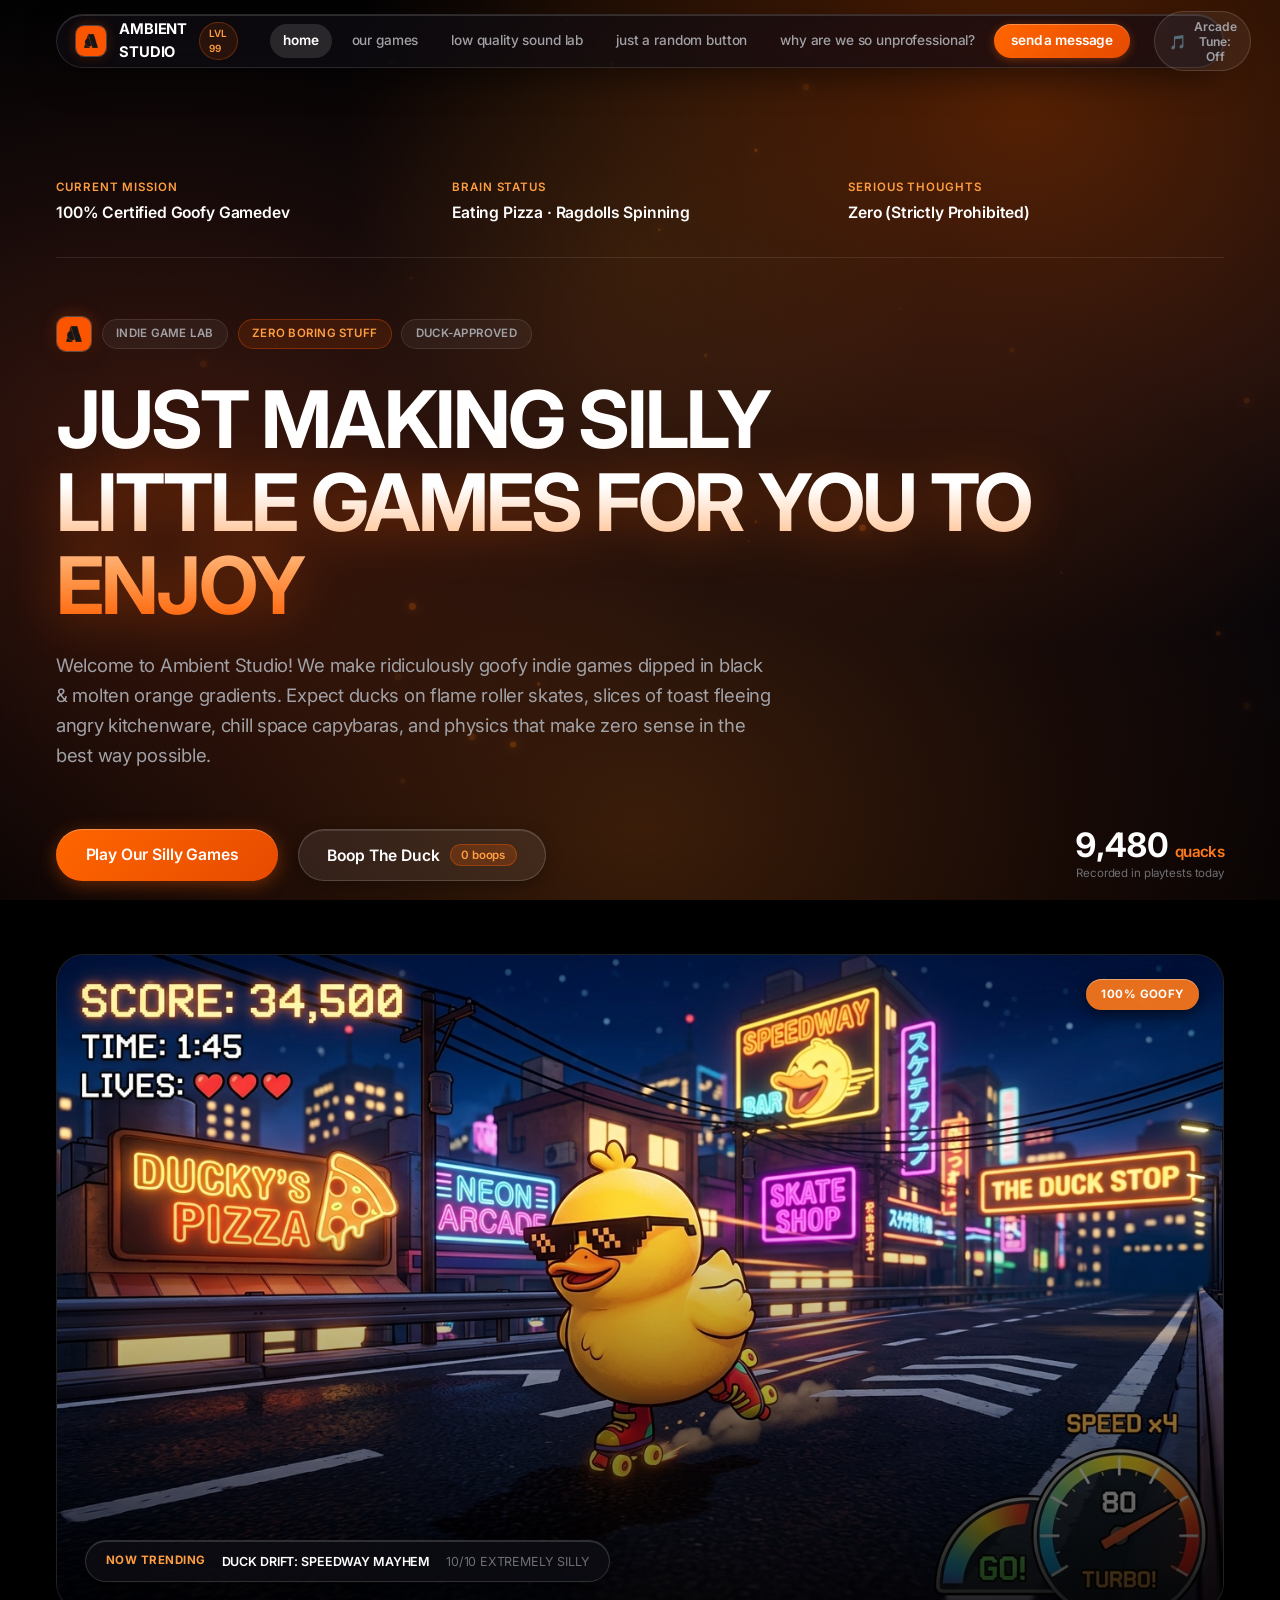
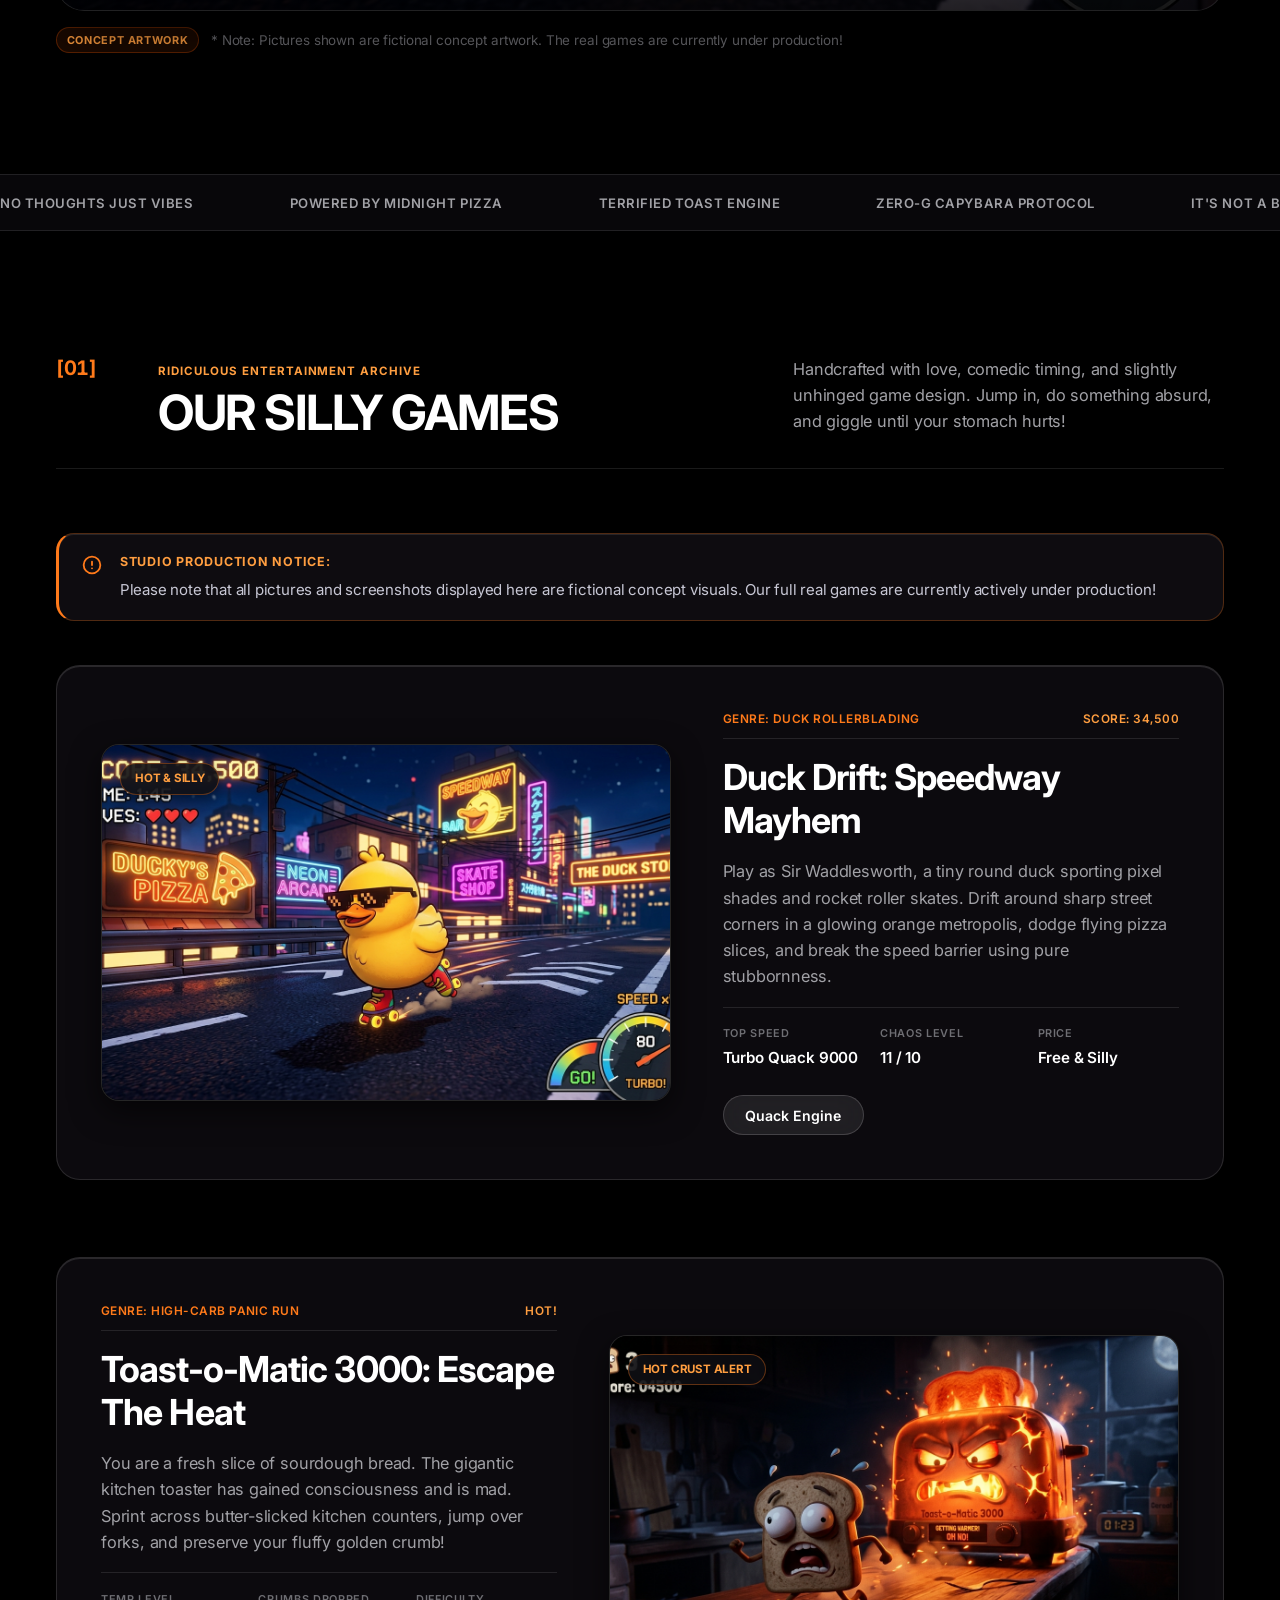
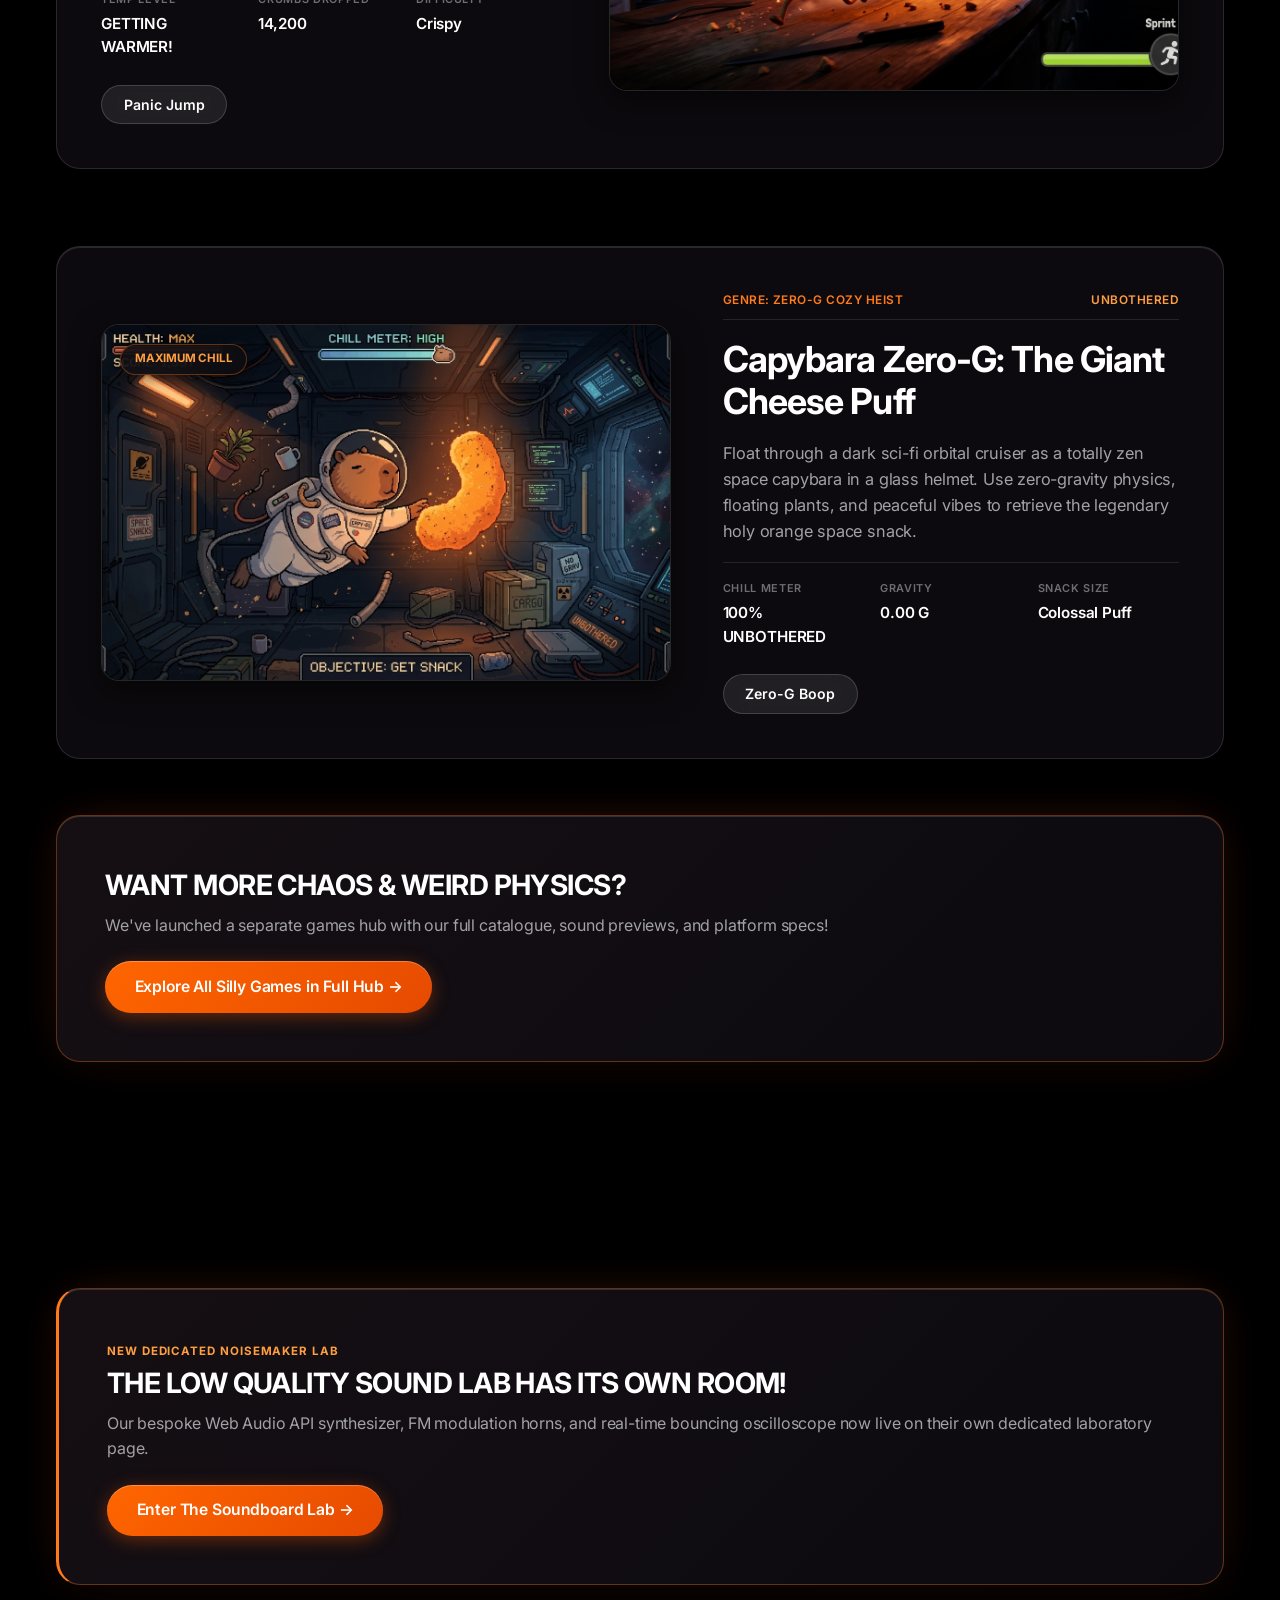
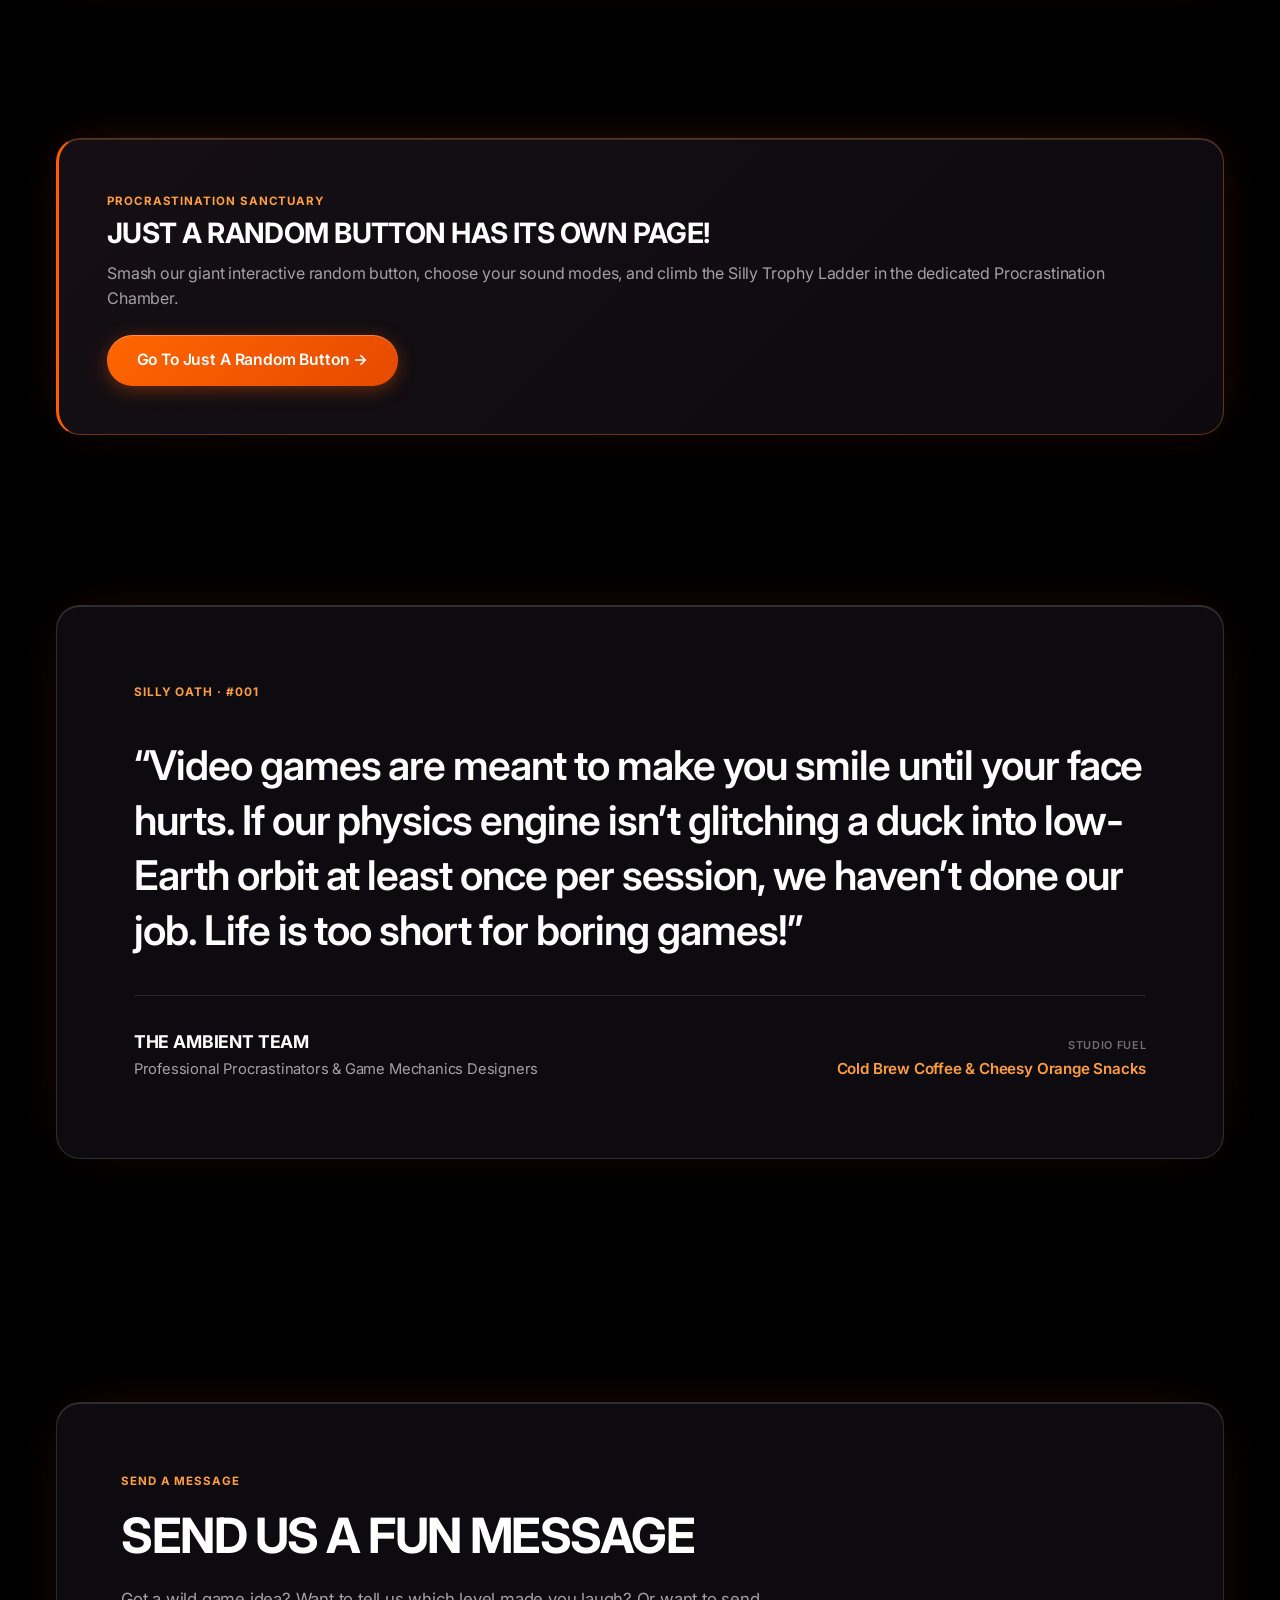
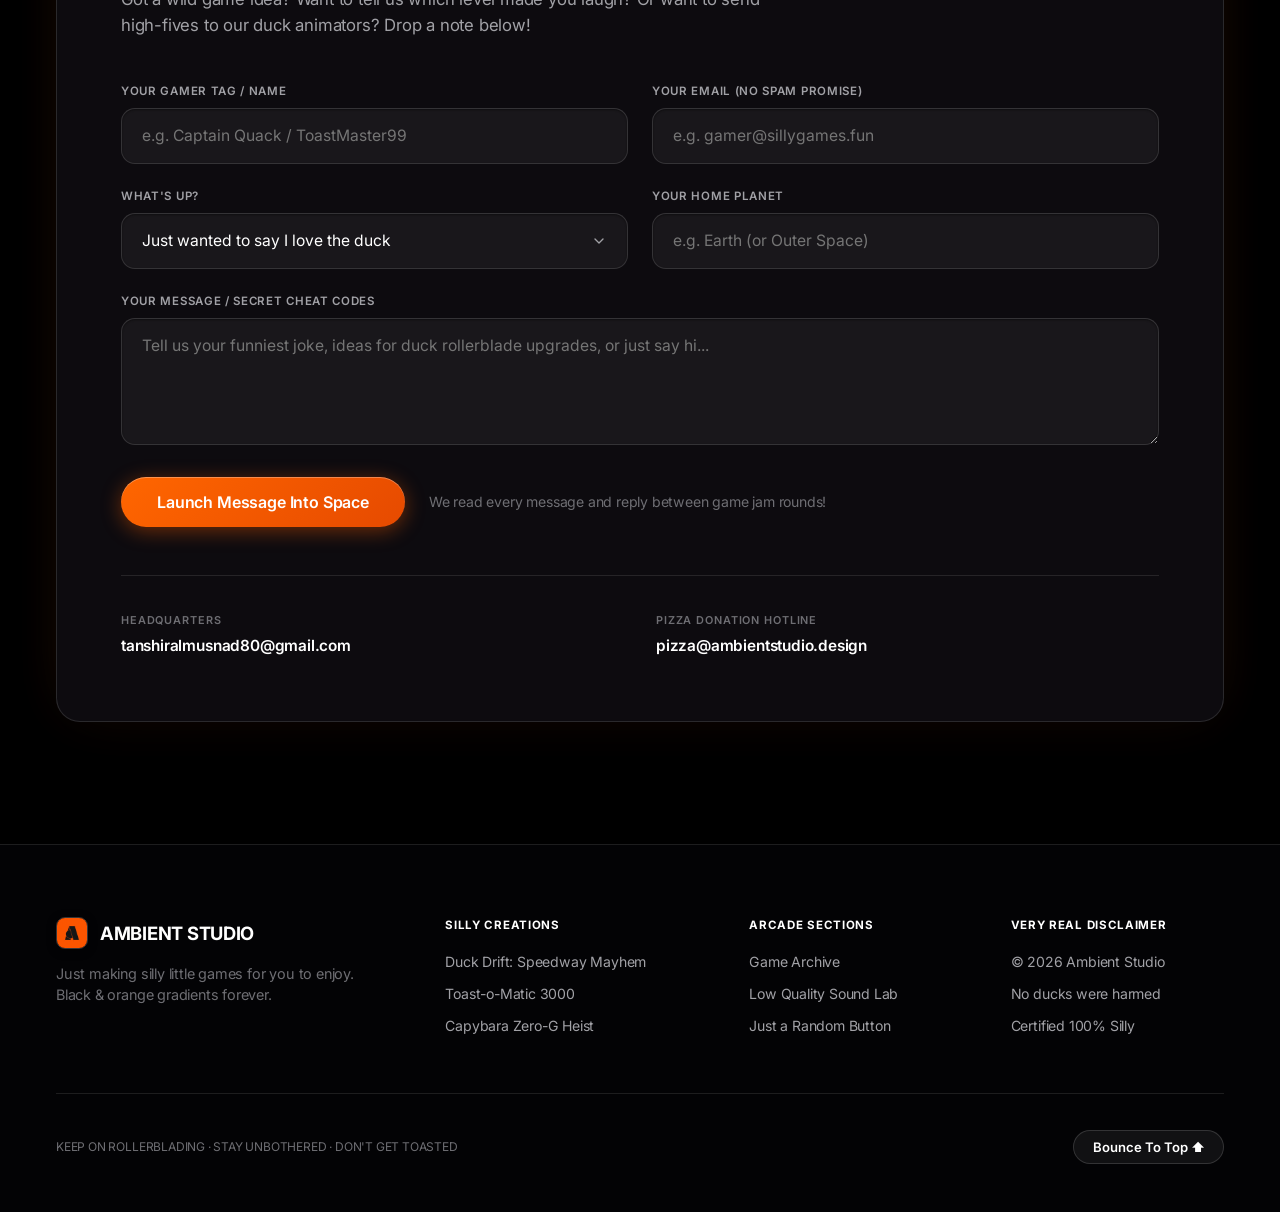
<file: index.html>
<!DOCTYPE html>
<html lang="en">
<head>
  <meta charset="UTF-8">
  <meta name="viewport" content="width=device-width, initial-scale=1.0, viewport-fit=cover">
  <title>Ambient Studio — Just Making Silly Little Games For You To Enjoy</title>
  <meta name="description" content="Ambient Studio is a delightfully goofy indie gaming laboratory crafting black and orange arcade chaos, cozy chill vibes, and silly little games for everyone.">
  
  <!-- Apple Pro Typography Stack (Inter + System HIG) -->
  <link rel="preconnect" href="https://fonts.googleapis.com">
  <link rel="preconnect" href="https://fonts.gstatic.com" crossorigin>
  <link href="https://fonts.googleapis.com/css2?family=Inter:wght@300;400;500;600;700;800;900&family=Outfit:wght@400;500;600;700;800;900&family=Space+Grotesk:wght@500;600;700;800&display=swap" rel="stylesheet">
  
  <link rel="icon" type="image/jpeg" href="assets/logo.jpg">
  <link rel="stylesheet" href="style.css?v=apple_molten_2026">
</head>
<body data-mode="arcade">
  <!-- Accessibility Skip Link -->
  <a href="#main-content" class="skip-to-content">Skip to main content</a>

  <!-- Dynamic Ambient Mesh Backdrop (Black & Orange Gradient) -->
  <div class="ambient-gradient-mesh" id="ambientBackdrop" aria-hidden="true"></div>
  <canvas id="ambientCanvas" class="ambient-canvas" aria-hidden="true"></canvas>

  <!-- Studio Header -->
  <header class="studio-header">
    <div class="header-inner">
      <a href="#hero" class="brand-link" id="brandLink">
        <img src="assets/logo.jpg" alt="Ambient Studio Logo" class="brand-logo-img">
        <span class="brand-title">AMBIENT STUDIO</span>
        <span class="brand-tag">LVL 99</span>
      </a>

      <nav class="nav-links" id="mainNav">
        <a href="index.html" class="nav-anchor nav-anchor-active">home</a>
        <a href="games.html" class="nav-anchor">our games</a>
        <a href="soundboard.html" class="nav-anchor">low quality sound lab</a>
        <a href="silly-button.html" class="nav-anchor">just a random button</a>
        <a href="#manifesto" class="nav-anchor">why are we so unprofessional?</a>
        <a href="#inquiry" class="nav-anchor nav-anchor-primary">send a message</a>
      </nav>

      <div class="header-controls">
        <!-- Silly Music & Bleep Bloop Toggle -->
        <button class="sound-toggle-btn silly-wiggle-hover" id="soundToggleBtn" role="switch" aria-checked="false" aria-label="Toggle 8-bit chiptune audio drone" title="Toggle 8-Bit Bleep Bloops">
          <span class="sound-emoji" id="soundEmoji">🎵</span>
          <span class="sound-label" id="soundStateLabel">Arcade Tune: Off</span>
        </button>

        <!-- Mobile Navigation Menu Toggle -->
        <button class="mobile-nav-toggle" id="mobileNavToggle" aria-label="Toggle navigation menu" aria-expanded="false" aria-controls="mainNav">
          <span class="hamburger-box">
            <span class="hamburger-inner"></span>
          </span>
        </button>
      </div>
    </div>
  </header>

  <main id="main-content" tabindex="-1">
    <!-- Hero Section -->
    <section class="hero-section" id="hero">
      <div class="container hero-container">
        
        <div class="hero-meta-row">
          <div class="meta-item">
            <span class="meta-label">CURRENT MISSION</span>
            <span class="meta-val">100% Certified Goofy Gamedev</span>
          </div>
          <div class="meta-item">
            <span class="meta-label">BRAIN STATUS</span>
            <span class="meta-val">Eating Pizza · Ragdolls Spinning</span>
          </div>
          <div class="meta-item">
            <span class="meta-label">SERIOUS THOUGHTS</span>
            <span class="meta-val">Zero (Strictly Prohibited)</span>
          </div>
        </div>

        <div class="hero-headline-wrap">
          <div class="silly-badge-row">
            <div class="hero-logo-badge" title="Ambient Studio Official Logo">
              <img src="assets/logo.jpg" alt="Ambient Studio Official Emblem" class="hero-logo-img">
            </div>
            <span class="silly-badge">INDIE GAME LAB</span>
            <span class="silly-badge silly-badge-orange"> ZERO BORING STUFF</span>
            <span class="silly-badge">DUCK-APPROVED</span>
          </div>

          <h1 class="hero-title">
            <span class="title-line">JUST MAKING SILLY</span>
            <span class="title-line title-gradient">LITTLE GAMES FOR YOU TO ENJOY</span>
          </h1>

          <p class="hero-subtext">
            Welcome to Ambient Studio! We make ridiculously goofy indie games dipped in black &amp; molten orange gradients. Expect ducks on flame roller skates, slices of toast fleeing angry kitchenware, chill space capybaras, and physics that make zero sense in the best way possible.
          </p>
        </div>

        <div class="hero-actions-row">
          <a href="games.html" class="btn-primary btn-bouncy" id="exploreGamesBtn">
            <span>Play Our Silly Games</span>
            <span class="btn-icon"></span>
          </a>
          
          <button class="btn-secondary btn-bouncy" id="boopDuckBtn">
            <span>Boop The Duck</span>
            <span class="boop-counter-badge" id="boopCountBadge">0 boops</span>
          </button>
          
          <div class="hero-status-stat">
            <span class="stat-number">9,480<small>quacks</small></span>
            <span class="stat-caption">Recorded in playtests today</span>
          </div>
        </div>

        <!-- Hero Featured Game Showcase -->
        <div class="hero-heroic-visual">
          <div class="visual-frame silly-frame-border">
            <img src="assets/game-duck.jpg" alt="Duck Drift Speedway - Goofy duck with pixel sunglasses on roller skates in neon orange city" class="featured-img" id="heroMainImage">
            <div class="visual-overlay"></div>
            <div class="visual-badge">
              <span class="badge-index">NOW TRENDING</span>
              <span class="badge-title">DUCK DRIFT: SPEEDWAY MAYHEM</span>
              <span class="badge-loc"> 10/10 EXTREMELY SILLY</span>
            </div>
            <div class="fun-corner-stamp">100% GOOFY </div>
          </div>
          <p class="hero-visual-caption">
            <span class="caption-tag">CONCEPT ARTWORK</span>
            <span class="caption-text">* Note: Pictures shown are fictional concept artwork. The real games are currently under production!</span>
          </p>
        </div>

      </div>
    </section>

    <!-- Silly Arcade Strip Ticker -->
    <section class="ticker-section" aria-label="Arcade features ticker">
      <div class="ticker-track">
        <div class="ticker-item"><span>NO THOUGHTS JUST VIBES</span> <span class="bullet"></span></div>
        <div class="ticker-item"><span>POWERED BY MIDNIGHT PIZZA</span> <span class="bullet"></span></div>
        <div class="ticker-item"><span>TERRIFIED TOAST ENGINE</span> <span class="bullet"></span></div>
        <div class="ticker-item"><span>ZERO-G CAPYBARA PROTOCOL</span> <span class="bullet"></span></div>
        <div class="ticker-item"><span>IT'S NOT A BUG IT'S A FEATURE</span> <span class="bullet"></span></div>
        <div class="ticker-item"><span>NO THOUGHTS JUST VIBES</span> <span class="bullet"></span></div>
        <div class="ticker-item"><span>POWERED BY MIDNIGHT PIZZA</span> <span class="bullet"></span></div>
        <div class="ticker-item"><span>TERRIFIED TOAST ENGINE</span> <span class="bullet"></span></div>
      </div>
    </section>

    <!-- The Silly Games Catalogue -->
    <section class="projects-section" id="games">
      <div class="container">
        
        <div class="section-header-editorial">
          <div class="editorial-num">[01]</div>
          <div class="editorial-heading">
            <span class="sub-label">RIDICULOUS ENTERTAINMENT ARCHIVE</span>
            <h2 class="section-title">OUR SILLY GAMES</h2>
          </div>
          <p class="section-description">
            Handcrafted with love, comedic timing, and slightly unhinged game design. Jump in, do something absurd, and giggle until your stomach hurts!
          </p>
        </div>

        <!-- Production Notice -->
        <div class="production-notice-banner" role="note" aria-label="Game production status disclaimer">
          <div class="notice-icon-box" aria-hidden="true">
            <svg width="20" height="20" viewBox="0 0 24 24" fill="none" stroke="currentColor" stroke-width="2.2" stroke-linecap="round" stroke-linejoin="round">
              <circle cx="12" cy="12" r="10"></circle>
              <line x1="12" y1="8" x2="12" y2="12"></line>
              <line x1="12" y1="16" x2="12.01" y2="16"></line>
            </svg>
          </div>
          <div class="notice-body">
            <strong class="notice-title">STUDIO PRODUCTION NOTICE:</strong>
            <span class="notice-text">Please note that all pictures and screenshots displayed here are fictional concept visuals. Our full real games are currently actively under production!</span>
          </div>
        </div>

        <div class="project-featured-grid">
          
          <!-- Game 01: Duck Drift -->
          <article class="project-card-editorial" id="gameCard1">
            <div class="project-media silly-media-border">
              <img src="assets/game-duck.jpg" alt="Duck Drift indie game screenshot" loading="lazy">
              <div class="game-tag-pill">HOT &amp; SILLY</div>
            </div>
            <div class="project-info">
              <div class="project-meta-strip">
                <span class="meta-tag">GENRE: DUCK ROLLERBLADING</span>
                <span class="meta-year">SCORE: 34,500</span>
              </div>
              <h3 class="project-title">Duck Drift: Speedway Mayhem</h3>
              <p class="project-summary">
                Play as Sir Waddlesworth, a tiny round duck sporting pixel shades and rocket roller skates. Drift around sharp street corners in a glowing orange metropolis, dodge flying pizza slices, and break the speed barrier using pure stubbornness.
              </p>
              <div class="project-technical-specs">
                <div><span>TOP SPEED</span><strong>Turbo Quack 9000</strong></div>
                <div><span>CHAOS LEVEL</span><strong>11 / 10</strong></div>
                <div><span>PRICE</span><strong>Free &amp; Silly</strong></div>
              </div>
              <div class="game-card-actions">
                <button class="btn-play-mini btn-bouncy" onclick="window.triggerSillyQuack(this)">
                  <span>Quack Engine</span>
                </button>
              </div>
            </div>
          </article>

          <!-- Game 02: Toast-o-Matic -->
          <article class="project-card-editorial" id="gameCard2">
            <div class="project-media silly-media-border">
              <img src="assets/game-toast.jpg" alt="Toast-o-Matic escape indie game screenshot" loading="lazy">
              <div class="game-tag-pill">HOT CRUST ALERT</div>
            </div>
            <div class="project-info">
              <div class="project-meta-strip">
                <span class="meta-tag">GENRE: HIGH-CARB PANIC RUN</span>
                <span class="meta-year">HOT!</span>
              </div>
              <h3 class="project-title">Toast-o-Matic 3000: Escape The Heat</h3>
              <p class="project-summary">
                You are a fresh slice of sourdough bread. The gigantic kitchen toaster has gained consciousness and is mad. Sprint across butter-slicked kitchen counters, jump over forks, and preserve your fluffy golden crumb!
              </p>
              <div class="project-technical-specs">
                <div><span>TEMP LEVEL</span><strong>GETTING WARMER!</strong></div>
                <div><span>CRUMBS DROPPED</span><strong>14,200</strong></div>
                <div><span>DIFFICULTY</span><strong>Crispy</strong></div>
              </div>
              <div class="game-card-actions">
                <button class="btn-play-mini btn-bouncy" onclick="window.triggerSillyBoing(this)">
                  <span>Panic Jump</span>
                </button>
              </div>
            </div>
          </article>

          <!-- Game 03: Capybara Snack Heist -->
          <article class="project-card-editorial" id="gameCard3">
            <div class="project-media silly-media-border">
              <img src="assets/game-capybara.jpg" alt="Chill Capybara Space zero-g snack heist indie game" loading="lazy">
              <div class="game-tag-pill">MAXIMUM CHILL</div>
            </div>
            <div class="project-info">
              <div class="project-meta-strip">
                <span class="meta-tag">GENRE: ZERO-G COZY HEIST</span>
                <span class="meta-year">UNBOTHERED</span>
              </div>
              <h3 class="project-title">Capybara Zero-G: The Giant Cheese Puff</h3>
              <p class="project-summary">
                Float through a dark sci-fi orbital cruiser as a totally zen space capybara in a glass helmet. Use zero-gravity physics, floating plants, and peaceful vibes to retrieve the legendary holy orange space snack.
              </p>
              <div class="project-technical-specs">
                <div><span>CHILL METER</span><strong>100% UNBOTHERED</strong></div>
                <div><span>GRAVITY</span><strong>0.00 G</strong></div>
                <div><span>SNACK SIZE</span><strong>Colossal Puff</strong></div>
              </div>
              <div class="game-card-actions">
                <button class="btn-play-mini btn-bouncy" onclick="window.triggerSillyLaser(this)">
                  <span>Zero-G Boop</span>
                </button>
              </div>
            </div>
          </article>
        </div>

        <div class="view-all-games-banner">
          <div class="banner-text">
            <h3>WANT MORE CHAOS &amp; WEIRD PHYSICS?</h3>
            <p>We've launched a separate games hub with our full catalogue, sound previews, and platform specs!</p>
          </div>
          <a href="games.html" class="btn-primary btn-bouncy btn-view-all">
            <span>Explore All Silly Games in Full Hub →</span>
          </a>
        </div>

      </div>
    </section>

    <!-- Dedicated Bleep-Bloop Lab Callout Banner -->
    <section class="lab-callout-section">
      <div class="container">
        <div class="view-all-games-banner lab-banner">
          <div class="banner-text">
            <span class="sub-label">NEW DEDICATED NOISEMAKER LAB</span>
            <h3>THE LOW QUALITY SOUND LAB HAS ITS OWN ROOM!</h3>
            <p>Our bespoke Web Audio API synthesizer, FM modulation horns, and real-time bouncing oscilloscope now live on their own dedicated laboratory page.</p>
          </div>
          <a href="soundboard.html" class="btn-primary btn-bouncy btn-view-all">
            <span>Enter The Soundboard Lab →</span>
          </a>
        </div>
      </div>
    </section>

    <!-- Dedicated Silly Button Portal Banner -->
    <section class="toy-callout-section">
      <div class="container">
        <div class="view-all-games-banner button-portal-banner">
          <div class="banner-text">
            <span class="sub-label">PROCRASTINATION SANCTUARY</span>
            <h3>JUST A RANDOM BUTTON HAS ITS OWN PAGE!</h3>
            <p>Smash our giant interactive random button, choose your sound modes, and climb the Silly Trophy Ladder in the dedicated Procrastination Chamber.</p>
          </div>
          <a href="silly-button.html" class="btn-primary btn-bouncy btn-view-all">
            <span>Go To Just A Random Button →</span>
          </a>
        </div>
      </div>
    </section>

    <!-- Studio Manifesto / Why Are We So Unprofessional? -->
    <section class="philosophy-section" id="manifesto">
      <div class="container">
        <div class="philosophy-wrap silly-manifesto-border">
          <span class="manifest-tag">SILLY OATH · #001</span>
          <blockquote class="manifest-quote">
            “Video games are meant to make you smile until your face hurts. If our physics engine isn’t glitching a duck into low-Earth orbit at least once per session, we haven’t done our job. Life is too short for boring games!”
          </blockquote>
          
          <div class="philosophy-footer">
            <div class="director-info">
              <span class="director-name">THE AMBIENT TEAM</span>
              <span class="director-role">Professional Procrastinators &amp; Game Mechanics Designers</span>
            </div>
            <div class="coordinates-display">
              <span class="coord-label">STUDIO FUEL</span>
              <span class="coord-val">Cold Brew Coffee &amp; Cheesy Orange Snacks</span>
            </div>
          </div>
        </div>
      </div>
    </section>

    <!-- Contact & Fan Mail Form -->
    <section class="inquiry-section" id="inquiry">
      <div class="container">
        <div class="inquiry-card silly-frame-border">
          <div class="inquiry-header">
            <span class="sub-label">SEND A MESSAGE</span>
            <h2 class="inquiry-title">SEND US A FUN MESSAGE</h2>
            <p class="inquiry-lead">
              Got a wild game idea? Want to tell us which level made you laugh? Or want to send high-fives to our duck animators? Drop a note below!
            </p>
          </div>

          <form class="inquiry-form" id="inquiryForm" onsubmit="event.preventDefault(); window.handleInquirySubmit();">
            <div class="form-row-2">
              <div class="form-field">
                <label for="clientName">YOUR GAMER TAG / NAME</label>
                <input type="text" id="clientName" placeholder="e.g. Captain Quack / ToastMaster99" required>
              </div>
              <div class="form-field">
                <label for="clientEmail">YOUR EMAIL (NO SPAM PROMISE)</label>
                <input type="email" id="clientEmail" placeholder="e.g. gamer@sillygames.fun" required>
              </div>
            </div>

            <div class="form-row-2">
              <div class="form-field">
                <label for="projectType">WHAT'S UP?</label>
                <select id="projectType">
                  <option value="fan-mail">Just wanted to say I love the duck</option>
                  <option value="game-idea">I have an outrageously silly game idea</option>
                  <option value="bug-report">I found a hilarious physics glitch</option>
                  <option value="collab">I want to make a game with you</option>
                  <option value="pizza">Sending virtual pizza slices</option>
                </select>
              </div>
              <div class="form-field">
                <label for="projectLocation">YOUR HOME PLANET</label>
                <input type="text" id="projectLocation" placeholder="e.g. Earth (or Outer Space)">
              </div>
            </div>

            <div class="form-field">
              <label for="projectMessage">YOUR MESSAGE / SECRET CHEAT CODES</label>
              <textarea id="projectMessage" rows="4" placeholder="Tell us your funniest joke, ideas for duck rollerblade upgrades, or just say hi..."></textarea>
            </div>

            <div class="form-actions">
              <button type="submit" class="btn-primary btn-bouncy btn-submit" id="submitInquiryBtn">
                <span>Launch Message Into Space</span>
              </button>
              <span class="inquiry-notice">We read every message and reply between game jam rounds!</span>
            </div>

            <!-- Confirmation message -->
            <div class="form-success-banner hidden" id="formSuccessBanner" role="status" aria-live="polite">
              <span class="success-icon"></span>
              <div>
                <strong>Message launched into space!</strong>
                <p>The ducks and capybaras have verified your note. Expect a goofy response in your inbox soon!</p>
              </div>
            </div>

            <!-- Anomaly Fallback Banner -->
            <div class="form-error-banner hidden" id="formErrorBanner" role="alert" aria-live="assertive">
              <span class="error-icon"></span>
              <div>
                <strong>Transmission anomaly detected!</strong>
                <p>Could not reach the pigeon dispatch server. Click below to launch directly via your email app:</p>
                <a href="#" class="btn-secondary btn-bouncy" id="mailFallbackBtn" style="display: inline-block; margin-top: 0.5rem; text-decoration: none;">
                  <span>Open in Email App</span>
                </a>
              </div>
            </div>
          </form>

          <div class="direct-contact-row">
            <div class="contact-box">
              <span class="contact-lbl">HEADQUARTERS</span>
              <a href="mailto:tanshiralmusnad80@gmail.com" class="contact-val">tanshiralmusnad80@gmail.com</a>
            </div>
            <div class="contact-box">
              <span class="contact-lbl">PIZZA DONATION HOTLINE</span>
              <a href="mailto:pizza@ambientstudio.design" class="contact-val">pizza@ambientstudio.design</a>
            </div>
          </div>
        </div>
      </div>
    </section>
  </main>

  <!-- Studio Footer -->
  <footer class="studio-footer">
    <div class="container footer-container">
      <div class="footer-top-row">
        <div class="footer-brand">
          <div class="footer-brand-header">
            <img src="assets/logo.jpg" alt="Ambient Studio Logo" class="footer-logo-img">
            <span class="f-title">AMBIENT STUDIO</span>
          </div>
          <p class="f-desc">Just making silly little games for you to enjoy. Black &amp; orange gradients forever.</p>
        </div>

        <div class="footer-links-col">
          <span class="f-col-header">SILLY CREATIONS</span>
          <span class="f-link-item">Duck Drift: Speedway Mayhem</span>
          <span class="f-link-item">Toast-o-Matic 3000</span>
          <span class="f-link-item">Capybara Zero-G Heist</span>
        </div>

        <div class="footer-links-col">
          <span class="f-col-header">ARCADE SECTIONS</span>
          <a href="#games" class="f-link">Game Archive</a>
          <a href="soundboard.html" class="f-link">Low Quality Sound Lab</a>
          <a href="silly-button.html" class="f-link">Just a Random Button</a>
        </div>

        <div class="footer-links-col">
          <span class="f-col-header">VERY REAL DISCLAIMER</span>
          <span class="f-link-item">© 2026 Ambient Studio</span>
          <span class="f-link-item">No ducks were harmed</span>
          <span class="f-link-item">Certified 100% Silly</span>
        </div>
      </div>

      <div class="footer-bottom-row">
        <span class="f-coords">KEEP ON ROLLERBLADING · STAY UNBOTHERED · DON'T GET TOASTED</span>
        <button class="back-to-top silly-wiggle-hover" id="backToTopBtn" aria-label="Return to top">
          <span>Bounce To Top ⬆</span>
        </button>
      </div>
    </div>
  </footer>

  <!-- =========================================================================
       Interactive Modals Suite (Arcade, Wishlist, Demo, Playtest, Toast)
       ========================================================================= -->

  <!-- 1. Retro Arcade Cabinet Modal -->
  <div class="ambient-modal-overlay" id="arcadeModal" aria-hidden="true">
    <div class="ambient-modal-window" role="dialog" aria-modal="true" aria-labelledby="arcadeModalTitle">
      <div class="modal-top-bar">
        <div class="modal-title-row">
          <span class="modal-title-tag">ARCADE v1.0</span>
          <h3 id="arcadeModalTitle">RETRO SILLY ARCADE CABINET</h3>
        </div>
        <button class="modal-close-btn" onclick="window.closeAllModals()" aria-label="Close Arcade"></button>
      </div>

      <div class="modal-body">
        <div class="arcade-game-nav">
          <button class="arcade-nav-tab active" data-game="duck" onclick="window.switchArcadeGame('duck')">
            <span>Duck Drift</span>
          </button>
          <button class="arcade-nav-tab" data-game="toast" onclick="window.switchArcadeGame('toast')">
            <span>Toast Jump</span>
          </button>
          <button class="arcade-nav-tab" data-game="capybara" onclick="window.switchArcadeGame('capybara')">
            <span>Capybara Zero-G</span>
          </button>
        </div>

        <div class="arcade-screen-wrap">
          <canvas id="arcadeCanvas" class="arcade-canvas" width="640" height="300" role="img" aria-label="Interactive retro arcade game canvas"></canvas>
          <div class="arcade-hud-strip">
            <div class="arcade-stat-group">
              <div class="arcade-stat-item"><span>SCORE</span><strong id="arcadeScore">0000</strong></div>
              <div class="arcade-stat-item"><span>HIGH</span><strong id="arcadeHighScore">0350</strong></div>
              <div class="arcade-stat-item"><span>STATUS</span><strong id="arcadeStatus">READY</strong></div>
            </div>
            <div class="arcade-stat-group">
              <div class="arcade-stat-item"><span>LIVES</span><strong id="arcadeLives">3 / 3</strong></div>
            </div>
          </div>
        </div>

        <div class="arcade-controls-row">
          <div class="arcade-btn-group" id="arcadeActionButtons">
            <!-- Dynamic button controls rendered based on active game -->
          </div>
          <div class="arcade-btn-group">
            <button class="arcade-ctrl-btn" onclick="window.restartCurrentGame()">
              <span>Restart</span>
            </button>
            <button class="arcade-ctrl-btn" onclick="window.closeAllModals()">
              <span> Exit Cabinet</span>
            </button>
          </div>
        </div>
        <span class="arcade-hint-text">Keyboard Controls: Arrow Keys or [A / D] to steer, [SPACE] to jump/thrust!</span>
      </div>
    </div>
  </div>

  <!-- 2. Steam Wishlist Modal -->
  <div class="ambient-modal-overlay" id="wishlistModal" aria-hidden="true">
    <div class="ambient-modal-window" style="max-width: 520px;" role="dialog" aria-modal="true" aria-labelledby="wishlistModalTitle">
      <div class="modal-top-bar">
        <div class="modal-title-row">
          <span class="modal-title-tag">VALVE / STEAM</span>
          <h3 id="wishlistModalTitle"> STEAM WISHLIST</h3>
        </div>
        <button class="modal-close-btn" onclick="window.closeAllModals()" aria-label="Close"></button>
      </div>

      <div class="modal-body wishlist-modal-body">
        <div class="steam-logo-hero"></div>
        <h3 class="wishlist-title">ADDED TO STEAM WISHLIST!</h3>
        <div class="wishlist-game-target" id="wishlistGameName">Duck Drift: Speedway Mayhem</div>
        <p class="wishlist-count-banner">
          Global Wishlist Hype: <strong id="wishlistCounterNumber">48,292</strong> fans (+1 You!)
        </p>
        <p style="font-size: 0.9rem; color: var(--text-secondary); max-width: 400px; line-height: 1.5;">
          You'll receive a silly high-priority ping on launch day. Zero microtransactions, zero DRM nonsense, 100% silly vibes.
        </p>

        <div class="wishlist-actions-row">
          <button class="btn-primary btn-bouncy" id="copyShareBtn" onclick="window.copyWishlistLink()">
            <span>Copy Share Link</span>
          </button>
          <button class="btn-secondary btn-bouncy" onclick="window.closeAllModals()">
            <span>Awesome! Continue Browsing</span>
          </button>
        </div>
      </div>
    </div>
  </div>

  <!-- 3. Demo Download Modal -->
  <div class="ambient-modal-overlay" id="demoModal" aria-hidden="true">
    <div class="ambient-modal-window" style="max-width: 500px;" role="dialog" aria-modal="true" aria-labelledby="demoModalTitle">
      <div class="modal-top-bar">
        <div class="modal-title-row">
          <span class="modal-title-tag">STANDALONE BUILD</span>
          <h3 id="demoModalTitle">INSTANT DEMO PACKAGE</h3>
        </div>
        <button class="modal-close-btn" onclick="window.closeAllModals()" aria-label="Close"></button>
      </div>

      <div class="modal-body">
        <div class="demo-box-inner">
          <div style="font-size: 3rem;"></div>
          <h4 style="font-family: var(--font-display); font-size: 1.3rem;" id="demoTargetTitle">Capybara Zero-G: Standalone Demo</h4>
          <p style="font-size: 0.92rem; color: var(--text-secondary);">
            Packaging executable single-file HTML5 playable demo...
          </p>
          <div class="demo-progress-track">
            <div class="demo-progress-fill" id="demoProgressFill"></div>
          </div>
          <span id="demoStatusLabel" style="font-size: 0.85rem; color: var(--orange-yellow); font-family: var(--font-mono);">Generating offline package...</span>
          <div style="margin-top: 0.75rem;">
            <button class="btn-primary btn-bouncy" id="directDemoFileBtn" style="display: none;" onclick="window.triggerDirectFileDownload()">
              <span>Save File Again (.html)</span>
            </button>
          </div>
        </div>
      </div>
    </div>
  </div>

  <!-- 4. Playtest Squad Modal -->
  <div class="ambient-modal-overlay" id="playtestModal" aria-hidden="true">
    <div class="ambient-modal-window" style="max-width: 560px;" role="dialog" aria-modal="true" aria-labelledby="playtestModalTitle">
      <div class="modal-top-bar">
        <div class="modal-title-row">
          <span class="modal-title-tag">BETA CORPS</span>
          <h3 id="playtestModalTitle">PLAYTEST SQUAD RECRUITMENT</h3>
        </div>
        <button class="modal-close-btn" onclick="window.closeAllModals()" aria-label="Close"></button>
      </div>

      <div class="modal-body">
        <div id="playtestFormView">
          <p style="font-size: 0.95rem; color: var(--text-secondary); margin-bottom: 1rem;">
            Join the elite squad of playtesters breaking our game physics before release! Enter your gamer tag to mint your official Ambient Studio Test Pass:
          </p>
          <div class="playtest-input-wrap">
            <input type="text" id="playtestTagInput" placeholder="Enter Gamer Tag (e.g. QuackLord99)" aria-label="Enter Gamer Tag" style="flex: 1; background: rgba(255,255,255,0.05); border: 1px solid var(--border-subtle); color: #fff; padding: 0.75rem 1rem; border-radius: 8px; font-family: var(--font-body); font-size: 1rem;">
            <button class="btn-primary btn-bouncy" onclick="window.generateTesterPass()">
              <span>Enlist Now</span>
            </button>
          </div>
        </div>

        <div id="playtestPassView" style="display: none;">
          <div class="tester-pass-card">
            <div class="tester-pass-badge">
              <span>OFFICIAL AMBIENT STUDIO TEST PILOT</span>
              <strong id="testerPassId">#SILLY-4892</strong>
            </div>
            <div class="tester-pass-name" id="testerPassName">Captain Quack</div>
            <div class="tester-pass-specs">
              <div><span>CLEARANCE</span><strong>LEVEL 99: FULL CHAOS ACCESS</strong></div>
              <div><span>ASSIGNED GAME</span><strong id="testerPassGame">Lawnmower in The Quantum Void</strong></div>
              <div><span>BENEFITS</span><strong>Free Pizza &amp; Credits Roll</strong></div>
              <div><span>STATUS</span><strong style="color: #4ADE80;">ACTIVE VIP TESTER </strong></div>
            </div>
          </div>
          <div style="display: flex; gap: 0.75rem; justify-content: center; margin-top: 1rem;">
            <button class="btn-primary btn-bouncy" onclick="window.copyTesterPassId()">
              <span>Copy Pass Code</span>
            </button>
            <button class="btn-secondary btn-bouncy" onclick="window.closeAllModals()">
              <span>Awesome! Let's Go</span>
            </button>
          </div>
        </div>
      </div>
    </div>
  </div>

  <!-- 5. Toast Notification Banner -->
  <div class="ambient-toast" id="ambientToast" role="status" aria-live="polite">
    <span id="toastIcon"></span>
    <span id="toastMessage">Action completed!</span>
  </div>

  <script src="app.js"></script>
</body>
</html>
</file>
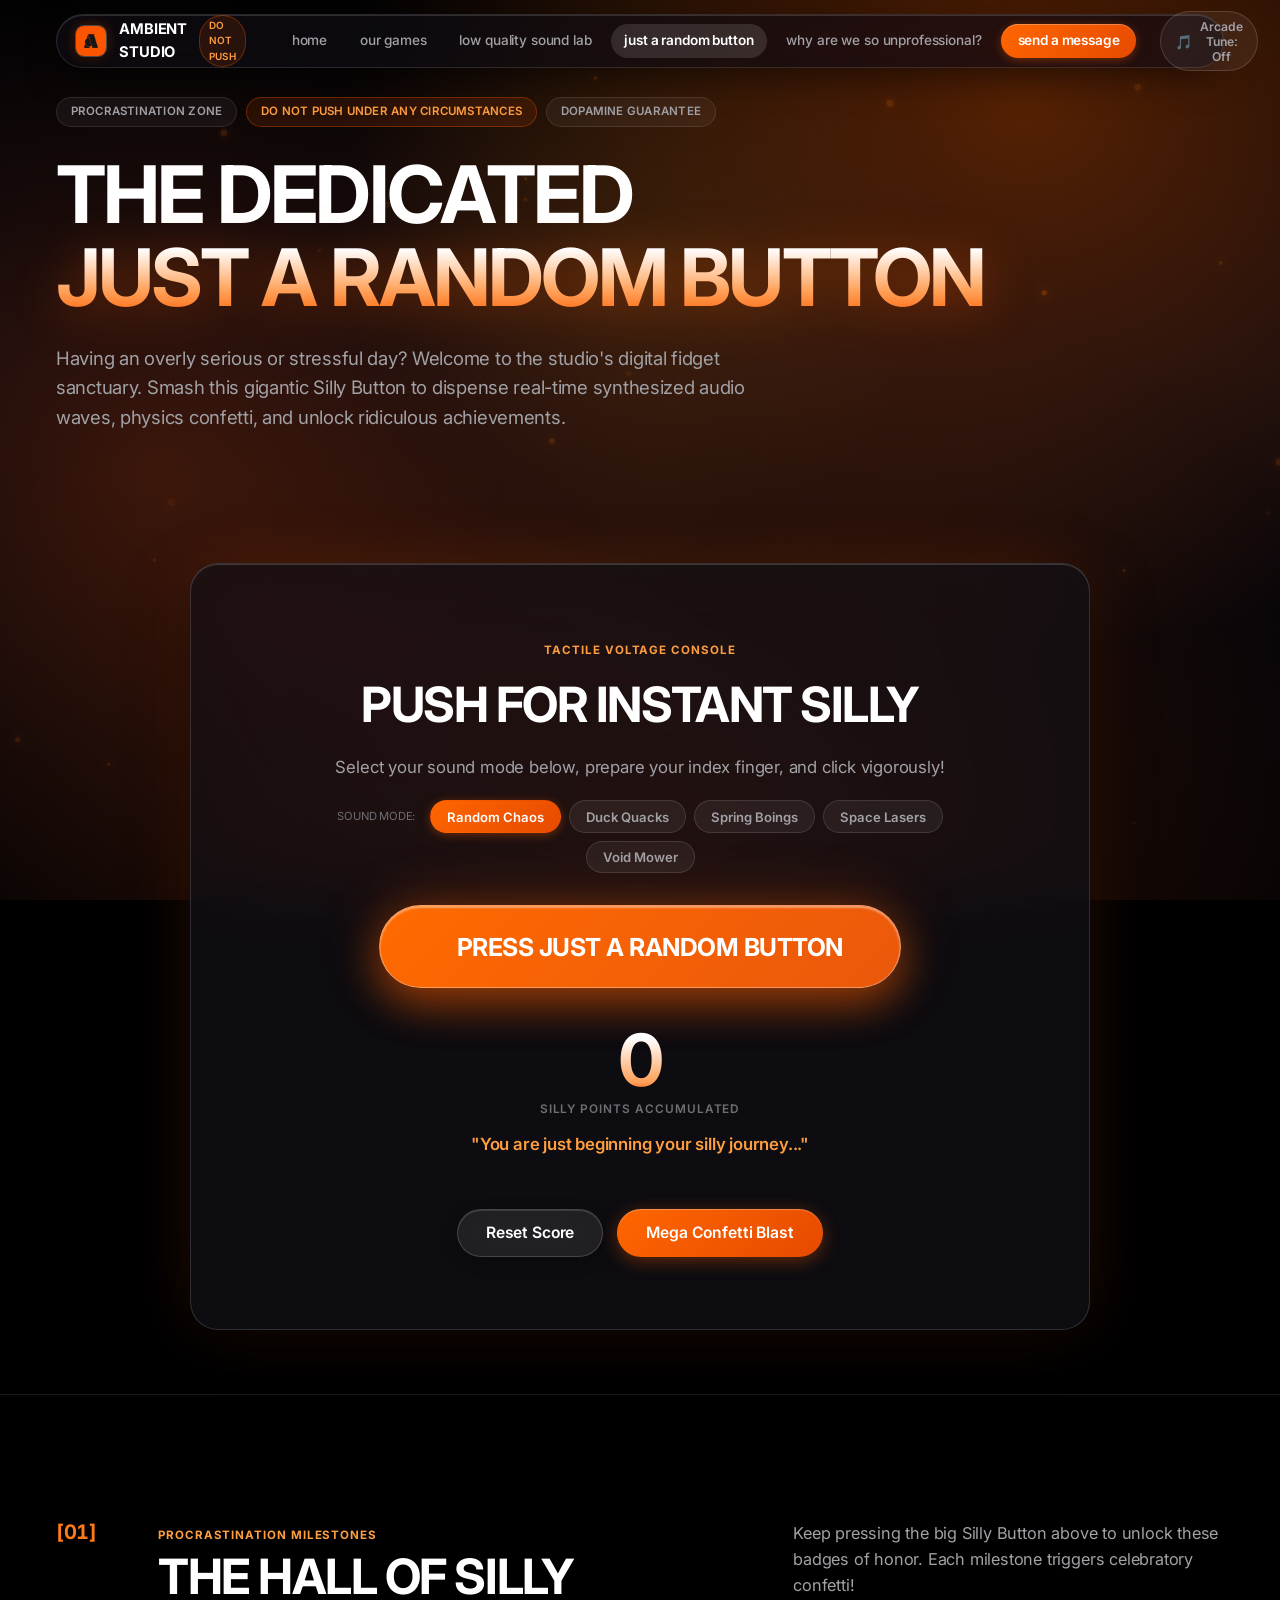
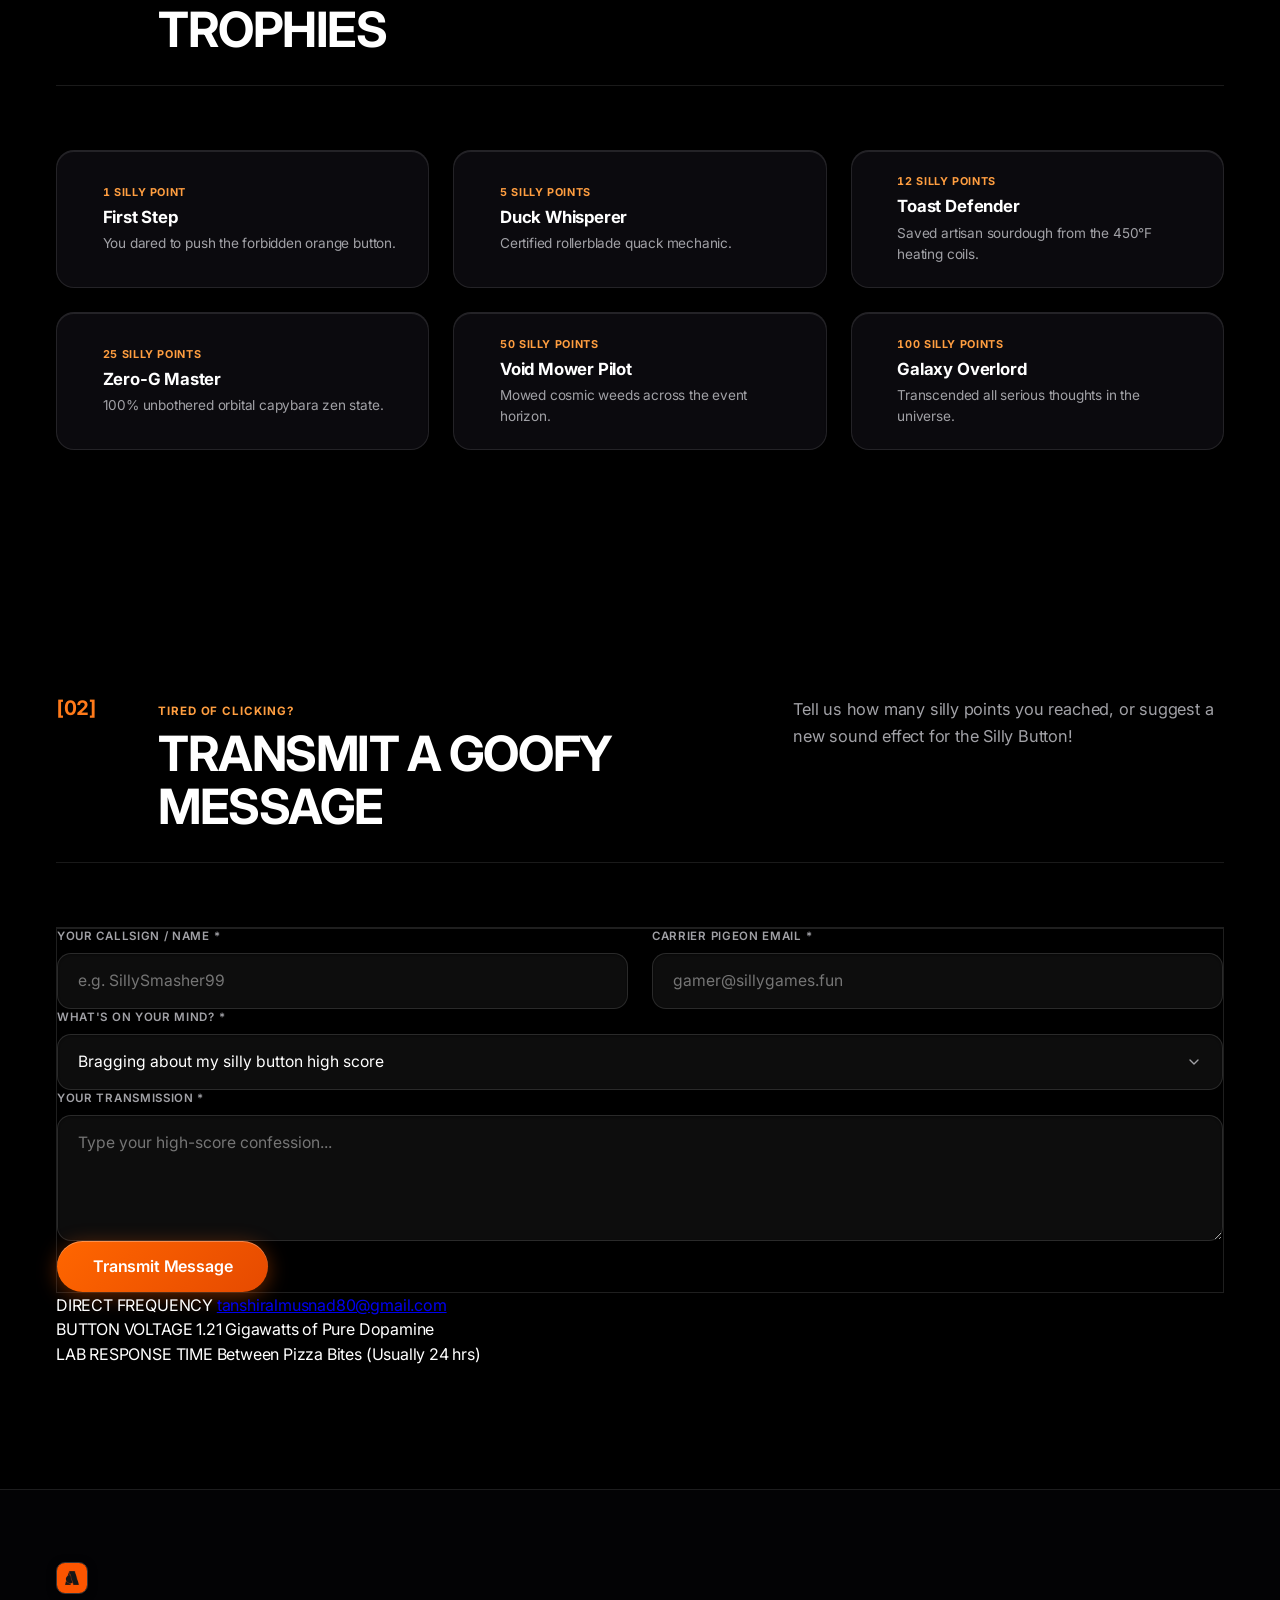
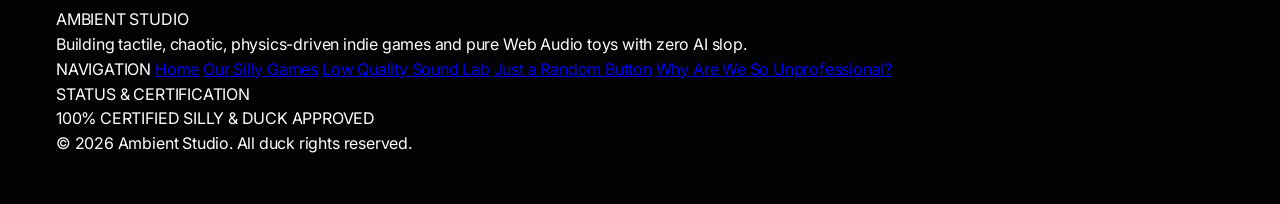
<file: button.html>
<!DOCTYPE html>
<html lang="en">
<head>
  <meta charset="UTF-8">
  <meta http-equiv="refresh" content="0; url=silly-button.html">
  <meta name="viewport" content="width=device-width, initial-scale=1.0, viewport-fit=cover">
  <title>Just a Random Button — Instant Dopamine Fidget Toy | Ambient Studio</title>
  <link rel="canonical" href="silly-button.html">
  <script>window.location.replace("silly-button.html");</script>
  
  <!-- Apple Pro Typography Stack (Inter + System HIG) -->
  <link rel="preconnect" href="https://fonts.googleapis.com">
  <link rel="preconnect" href="https://fonts.gstatic.com" crossorigin>
  <link href="https://fonts.googleapis.com/css2?family=Inter:wght@300;400;500;600;700;800;900&family=Outfit:wght@400;500;600;700;800;900&family=Silkscreen:wght@400;700&family=Space+Grotesk:wght@500;600;700;800&display=swap" rel="stylesheet">
  
  <link rel="stylesheet" href="style.css?v=apple_molten_2026">
  <link rel="icon" type="image/jpeg" href="assets/logo.jpg">
</head>
<body data-mode="arcade">
  <!-- Accessibility Skip Link -->
  <a href="#main-content" class="skip-to-content">Skip to main content</a>

  <!-- Ambient Audio Mesh & Bouncy Particles Canvas -->
  <div class="ambient-gradient-mesh" aria-hidden="true"></div>
  <canvas id="ambientCanvas" class="ambient-canvas" aria-hidden="true"></canvas>

  <!-- Studio Header -->
  <header class="studio-header">
    <div class="header-inner">
      <a href="index.html" class="brand-link" id="brandLink">
        <img src="assets/logo.jpg" alt="Ambient Studio Logo" class="brand-logo-img">
        <span class="brand-title">AMBIENT STUDIO</span>
        <span class="brand-tag">DO NOT PUSH</span>
      </a>

      <nav class="nav-links" id="mainNav">
        <a href="index.html" class="nav-anchor">home</a>
        <a href="games.html" class="nav-anchor">our games</a>
        <a href="soundboard.html" class="nav-anchor">low quality sound lab</a>
        <a href="silly-button.html" class="nav-anchor nav-anchor-active">just a random button</a>
        <a href="index.html#manifesto" class="nav-anchor">why are we so unprofessional?</a>
        <a href="#inquiry" class="nav-anchor nav-anchor-primary" onclick="event.preventDefault(); window.scrollToInquiry();">send a message</a>
      </nav>

      <div class="header-controls">
        <!-- Silly Music & Bleep Bloop Toggle -->
        <button class="sound-toggle-btn silly-wiggle-hover" id="soundToggleBtn" role="switch" aria-checked="false" aria-label="Toggle 8-bit chiptune audio drone" title="Toggle 8-Bit Bleep Bloops">
          <span class="sound-emoji" id="soundEmoji">🎵</span>
          <span class="sound-label" id="soundStateLabel">Arcade Tune: Off</span>
        </button>

        <!-- Mobile Navigation Menu Toggle -->
        <button class="mobile-nav-toggle" id="mobileNavToggle" aria-label="Toggle navigation menu" aria-expanded="false" aria-controls="mainNav">
          <span class="hamburger-box">
            <span class="hamburger-inner"></span>
          </span>
        </button>
      </div>
    </div>
  </header>

  <main id="main-content" tabindex="-1">
    <!-- Silly Button Hero Section -->
    <section class="hero-section button-hero-section">
      <div class="container">
        
        <div class="hero-headline-wrap">
          <div class="silly-badge-row">
            <span class="silly-badge">PROCRASTINATION ZONE</span>
            <span class="silly-badge silly-badge-orange"> DO NOT PUSH UNDER ANY CIRCUMSTANCES</span>
            <span class="silly-badge">DOPAMINE GUARANTEE</span>
          </div>

          <h1 class="hero-title">
            <span class="title-line">THE DEDICATED</span>
            <span class="title-line title-gradient">JUST A RANDOM BUTTON</span>
          </h1>

          <p class="hero-subtext">
            Having an overly serious or stressful day? Welcome to the studio's digital fidget sanctuary. Smash this gigantic Silly Button to dispense real-time synthesized audio waves, physics confetti, and unlock ridiculous achievements.
          </p>
        </div>

      </div>
    </section>

    <!-- The Giant Silly Button Interactive Console -->
    <section class="secret-toy-section" style="padding-top: 1.5rem; padding-bottom: 4rem;">
      <div class="container">
        <div class="toy-card silly-frame-border" style="max-width: 900px; margin: 0 auto;">
          
          <div class="toy-header" style="margin-bottom: 2rem;">
            <span class="sub-label">TACTILE VOLTAGE CONSOLE</span>
            <h2 class="toy-title">PUSH FOR INSTANT SILLY</h2>
            <p class="toy-desc">
              Select your sound mode below, prepare your index finger, and click vigorously!
            </p>

            <!-- Sound Mode Selector -->
            <div class="button-modes-row" role="radiogroup" aria-label="Sound modes">
              <span style="font-family: var(--font-pixel); font-size: 0.7rem; color: var(--text-muted); margin-right: 0.4rem;">SOUND MODE:</span>
              <button class="btn-mode-pill active" data-mode="random" role="radio" aria-checked="true">Random Chaos</button>
              <button class="btn-mode-pill" data-mode="quack" role="radio" aria-checked="false">Duck Quacks</button>
              <button class="btn-mode-pill" data-mode="boing" role="radio" aria-checked="false">Spring Boings</button>
              <button class="btn-mode-pill" data-mode="laser" role="radio" aria-checked="false">Space Lasers</button>
              <button class="btn-mode-pill" data-mode="mower" role="radio" aria-checked="false">Void Mower</button>
            </div>
          </div>

          <div class="toy-interactive-area">
            <button class="big-silly-button" id="bigSillyButton" aria-label="Just a Random Button">
              <span class="big-button-emoji"></span>
              <span class="big-button-text">PRESS JUST A RANDOM BUTTON</span>
            </button>

            <div class="toy-score-board" aria-live="polite" aria-atomic="true">
              <span class="toy-score-num" id="toyScoreDisplay">0</span>
              <span class="toy-score-label">SILLY POINTS ACCUMULATED</span>
              <p class="toy-achievement-text" id="toyAchievementText">"You are just beginning your silly journey..."</p>
            </div>

            <!-- Console Actions Row -->
            <div class="toy-actions-row">
              <button class="btn-secondary btn-bouncy" id="panicResetBtn">
                <span>Reset Score</span>
              </button>
              <button class="btn-primary btn-bouncy" onclick="window.fireConfetti(); window.triggerSillyFanfare();">
                <span>Mega Confetti Blast</span>
              </button>
            </div>
          </div>

        </div>
      </div>
    </section>

    <!-- Silly Achievement Ladder -->
    <section class="achievement-ladder-section">
      <div class="container">
        
        <div class="section-header-editorial">
          <div class="editorial-num">[01]</div>
          <div class="editorial-heading">
            <span class="sub-label">PROCRASTINATION MILESTONES</span>
            <h2 class="section-title">THE HALL OF SILLY TROPHIES</h2>
          </div>
          <p class="section-description">
            Keep pressing the big Silly Button above to unlock these badges of honor. Each milestone triggers celebratory confetti!
          </p>
        </div>

        <div class="achievement-ladder-grid">
          
          <div class="achievement-card" data-threshold="1">
            <div class="achievement-icon"></div>
            <div class="achievement-info">
              <span class="achievement-req">1 SILLY POINT</span>
              <h3 class="achievement-title">First Step</h3>
              <p class="achievement-desc">You dared to push the forbidden orange button.</p>
            </div>
          </div>

          <div class="achievement-card" data-threshold="5">
            <div class="achievement-icon"></div>
            <div class="achievement-info">
              <span class="achievement-req">5 SILLY POINTS</span>
              <h3 class="achievement-title">Duck Whisperer</h3>
              <p class="achievement-desc">Certified rollerblade quack mechanic.</p>
            </div>
          </div>

          <div class="achievement-card" data-threshold="12">
            <div class="achievement-icon"></div>
            <div class="achievement-info">
              <span class="achievement-req">12 SILLY POINTS</span>
              <h3 class="achievement-title">Toast Defender</h3>
              <p class="achievement-desc">Saved artisan sourdough from the 450°F heating coils.</p>
            </div>
          </div>

          <div class="achievement-card" data-threshold="25">
            <div class="achievement-icon"></div>
            <div class="achievement-info">
              <span class="achievement-req">25 SILLY POINTS</span>
              <h3 class="achievement-title">Zero-G Master</h3>
              <p class="achievement-desc">100% unbothered orbital capybara zen state.</p>
            </div>
          </div>

          <div class="achievement-card" data-threshold="50">
            <div class="achievement-icon"></div>
            <div class="achievement-info">
              <span class="achievement-req">50 SILLY POINTS</span>
              <h3 class="achievement-title">Void Mower Pilot</h3>
              <p class="achievement-desc">Mowed cosmic weeds across the event horizon.</p>
            </div>
          </div>

          <div class="achievement-card" data-threshold="100">
            <div class="achievement-icon"></div>
            <div class="achievement-info">
              <span class="achievement-req">100 SILLY POINTS</span>
              <h3 class="achievement-title">Galaxy Overlord</h3>
              <p class="achievement-desc">Transcended all serious thoughts in the universe.</p>
            </div>
          </div>

        </div>

      </div>
    </section>

    <!-- Transmit Inquiry / Send a Message -->
    <section class="contact-section" id="inquiry">
      <div class="container">
        
        <div class="section-header-editorial">
          <div class="editorial-num">[02]</div>
          <div class="editorial-heading">
            <span class="sub-label">TIRED OF CLICKING?</span>
            <h2 class="section-title">TRANSMIT A GOOFY MESSAGE</h2>
          </div>
          <p class="section-description">
            Tell us how many silly points you reached, or suggest a new sound effect for the Silly Button!
          </p>
        </div>

        <div class="inquiry-grid">
          <form class="inquiry-form-card silly-frame-border" id="inquiryForm" onsubmit="window.handleInquirySubmit(event)">
            <div class="form-row">
              <div class="form-group">
                <label for="contactName" class="form-label">YOUR CALLSIGN / NAME *</label>
                <input type="text" id="contactName" name="name" class="form-input" placeholder="e.g. SillySmasher99" required>
              </div>
              <div class="form-group">
                <label for="contactEmail" class="form-label">CARRIER PIGEON EMAIL *</label>
                <input type="email" id="contactEmail" name="email" class="form-input" placeholder="gamer@sillygames.fun" required>
              </div>
            </div>

            <div class="form-group">
              <label for="contactTopic" class="form-label">WHAT'S ON YOUR MIND? *</label>
              <select id="contactTopic" name="topic" class="form-select" required>
                <option value="high-score">Bragging about my silly button high score</option>
                <option value="sound-idea">Suggest a new button sound effect</option>
                <option value="game-collab">Collaborate on an indie game</option>
                <option value="other">Random absurdity</option>
              </select>
            </div>

            <div class="form-group">
              <label for="contactMessage" class="form-label">YOUR TRANSMISSION *</label>
              <textarea id="contactMessage" name="message" class="form-textarea" rows="4" placeholder="Type your high-score confession..." required></textarea>
            </div>

            <button type="submit" class="btn-primary btn-bouncy form-submit-btn" id="submitInquiryBtn">
              <span>Transmit Message</span>
            </button>

            <!-- Confirmation message -->
            <div class="form-success-banner hidden" id="formSuccessBanner" role="status" aria-live="polite">
              <span class="success-icon"></span>
              <div>
                <strong>High score confession launched!</strong>
                <p>The fidget button keepers have logged your transmission. Expect a goofy response in your inbox soon!</p>
              </div>
            </div>

            <!-- Anomaly Fallback Banner -->
            <div class="form-error-banner hidden" id="formErrorBanner" role="alert" aria-live="assertive">
              <span class="error-icon"></span>
              <div>
                <strong>Transmission anomaly detected!</strong>
                <p>Could not reach the pigeon dispatch server. Click below to launch directly via your email app:</p>
                <a href="#" class="btn-secondary btn-bouncy" id="mailFallbackBtn" style="display: inline-block; margin-top: 0.5rem; text-decoration: none;">
                  <span>Open in Email App</span>
                </a>
              </div>
            </div>
          </form>

          <div class="inquiry-info-panel">
            <div class="info-block">
              <span class="info-k">DIRECT FREQUENCY</span>
              <span class="info-v"><a href="mailto:tanshiralmusnad80@gmail.com">tanshiralmusnad80@gmail.com</a></span>
            </div>
            <div class="info-block">
              <span class="info-k">BUTTON VOLTAGE</span>
              <span class="info-v">1.21 Gigawatts of Pure Dopamine</span>
            </div>
            <div class="info-block">
              <span class="info-k">LAB RESPONSE TIME</span>
              <span class="info-v">Between Pizza Bites (Usually 24 hrs)</span>
            </div>
          </div>
        </div>

      </div>
    </section>
  </main>

  <!-- Studio Footer -->
  <footer class="studio-footer">
    <div class="container footer-inner">
      <div class="footer-brand-col">
        <div class="footer-brand">
          <img src="assets/logo.jpg" alt="Ambient Studio" class="footer-logo">
          <span>AMBIENT STUDIO</span>
        </div>
        <p class="footer-tagline">
          Building tactile, chaotic, physics-driven indie games and pure Web Audio toys with zero AI slop.
        </p>
      </div>

      <div class="footer-nav-col">
        <span class="footer-col-title">NAVIGATION</span>
        <a href="index.html">Home</a>
        <a href="games.html">Our Silly Games</a>
        <a href="soundboard.html">Low Quality Sound Lab</a>
        <a href="silly-button.html">Just a Random Button</a>
        <a href="index.html#manifesto">Why Are We So Unprofessional?</a>
      </div>

      <div class="footer-credits-col">
        <span class="footer-col-title">STATUS &amp; CERTIFICATION</span>
        <div class="duck-approved-seal">
          <span class="seal-icon"></span>
          <span class="seal-text">100% CERTIFIED SILLY &amp; DUCK APPROVED</span>
        </div>
        <p class="footer-copy">© 2026 Ambient Studio. All duck rights reserved.</p>
      </div>
    </div>
  </footer>

  <!-- Interactive Modals Suite (Arcade, Wishlist, Demo, Playtest, Toast) -->
  <div class="ambient-toast" id="ambientToast" aria-live="polite"></div>

  <!-- Main JavaScript Engine -->
  <script src="app.js"></script>
</body>
</html>
</file>
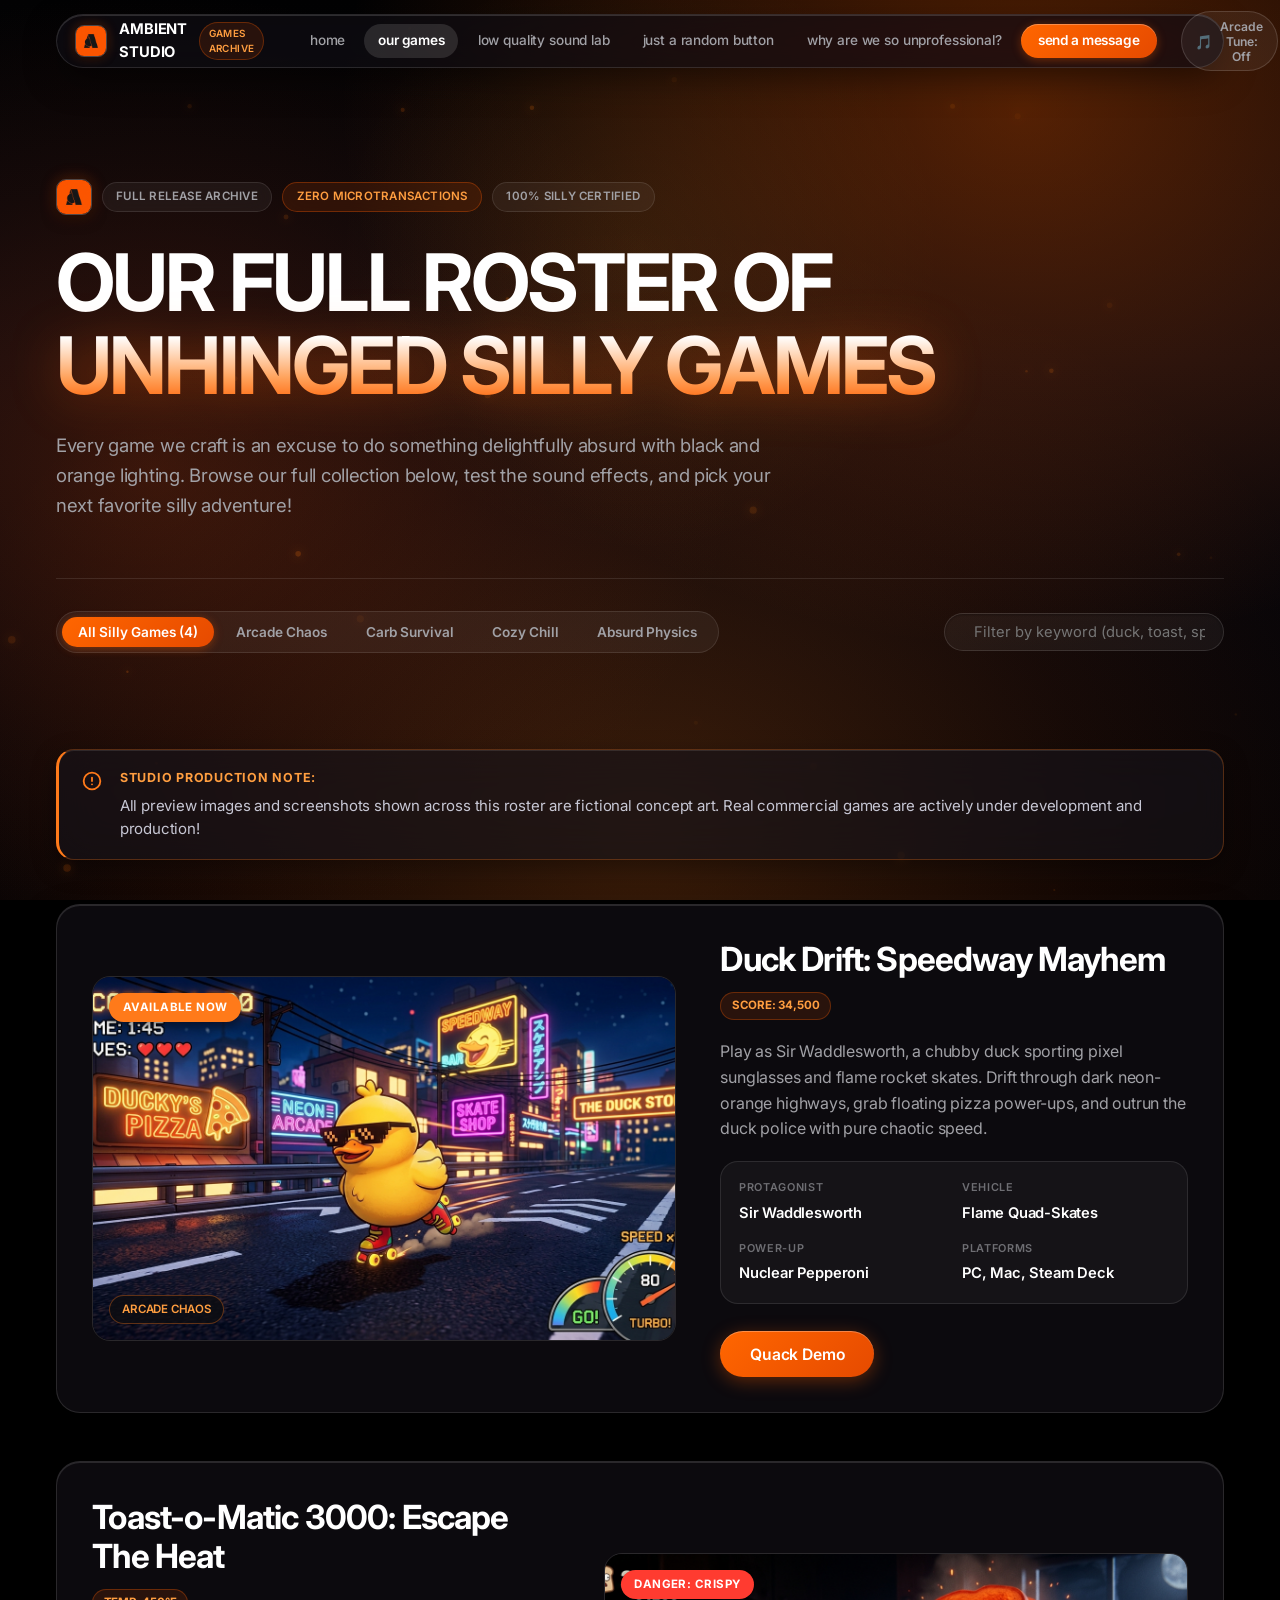
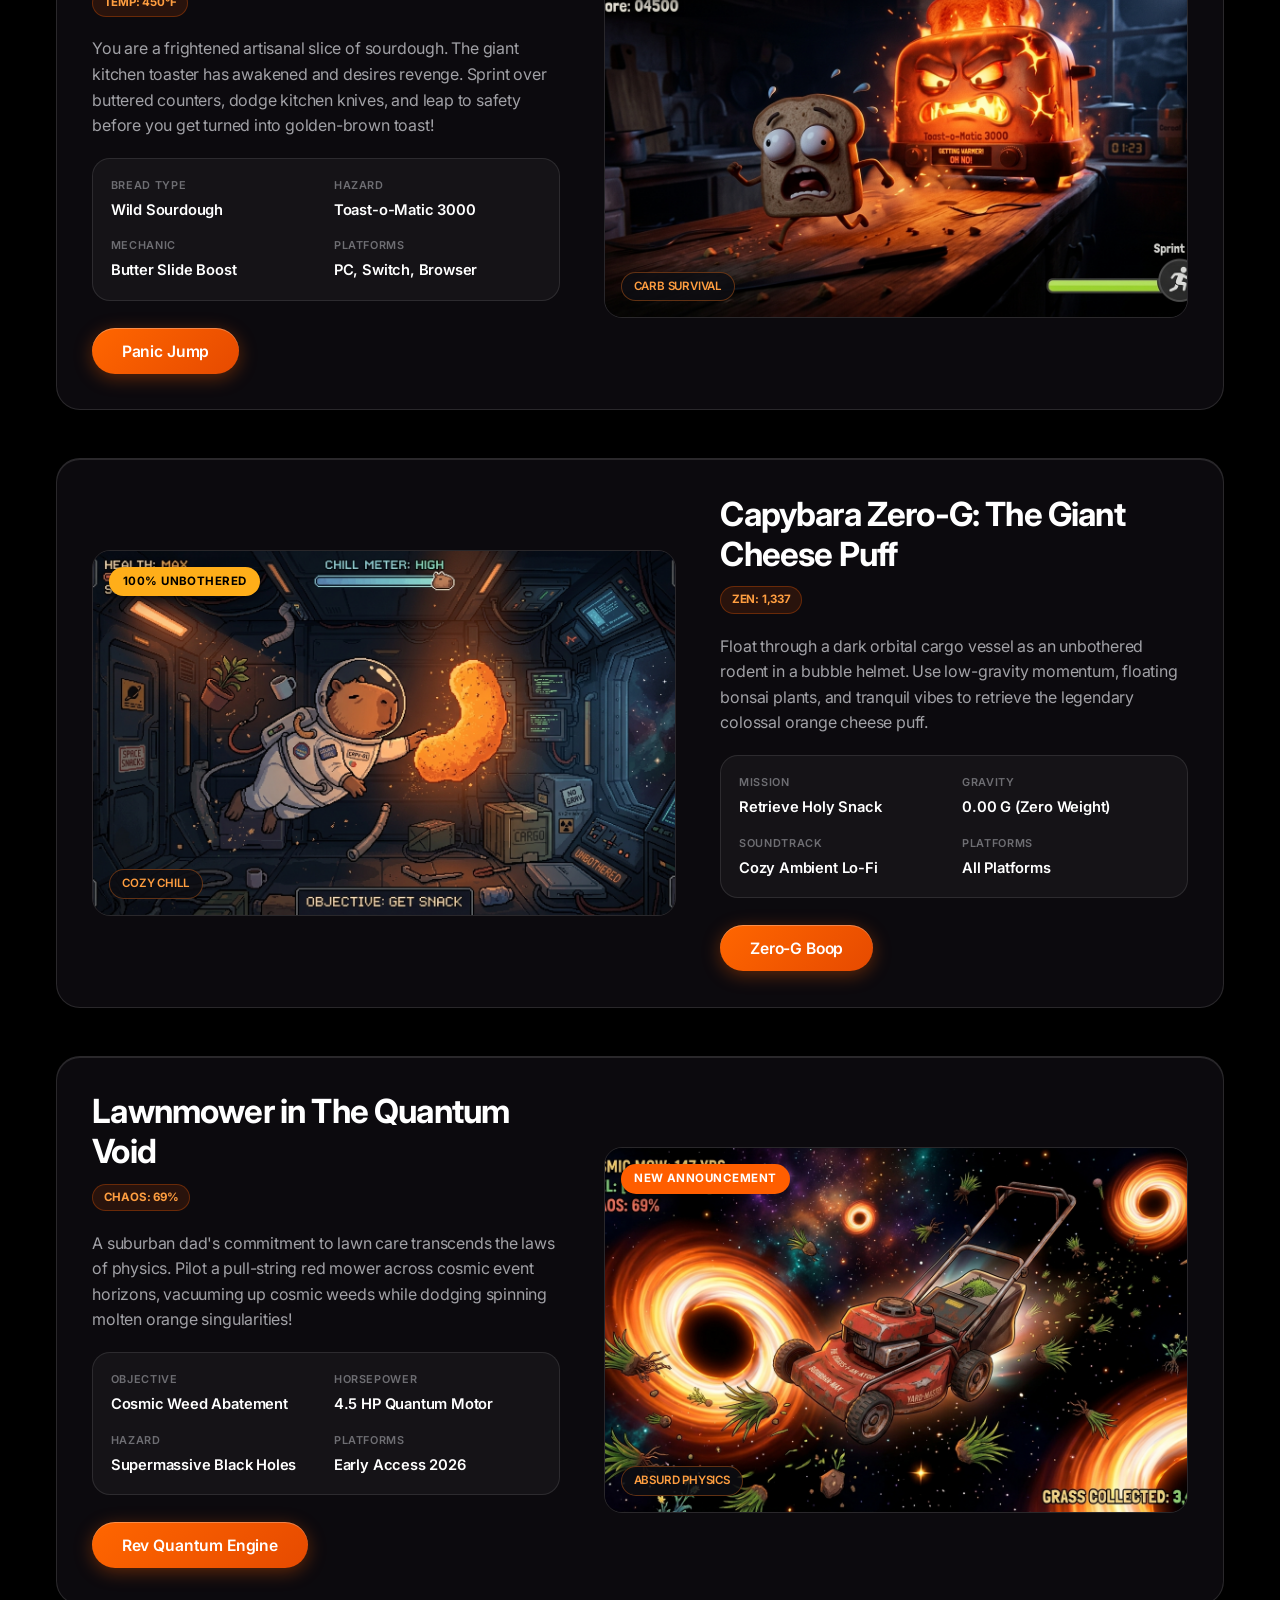
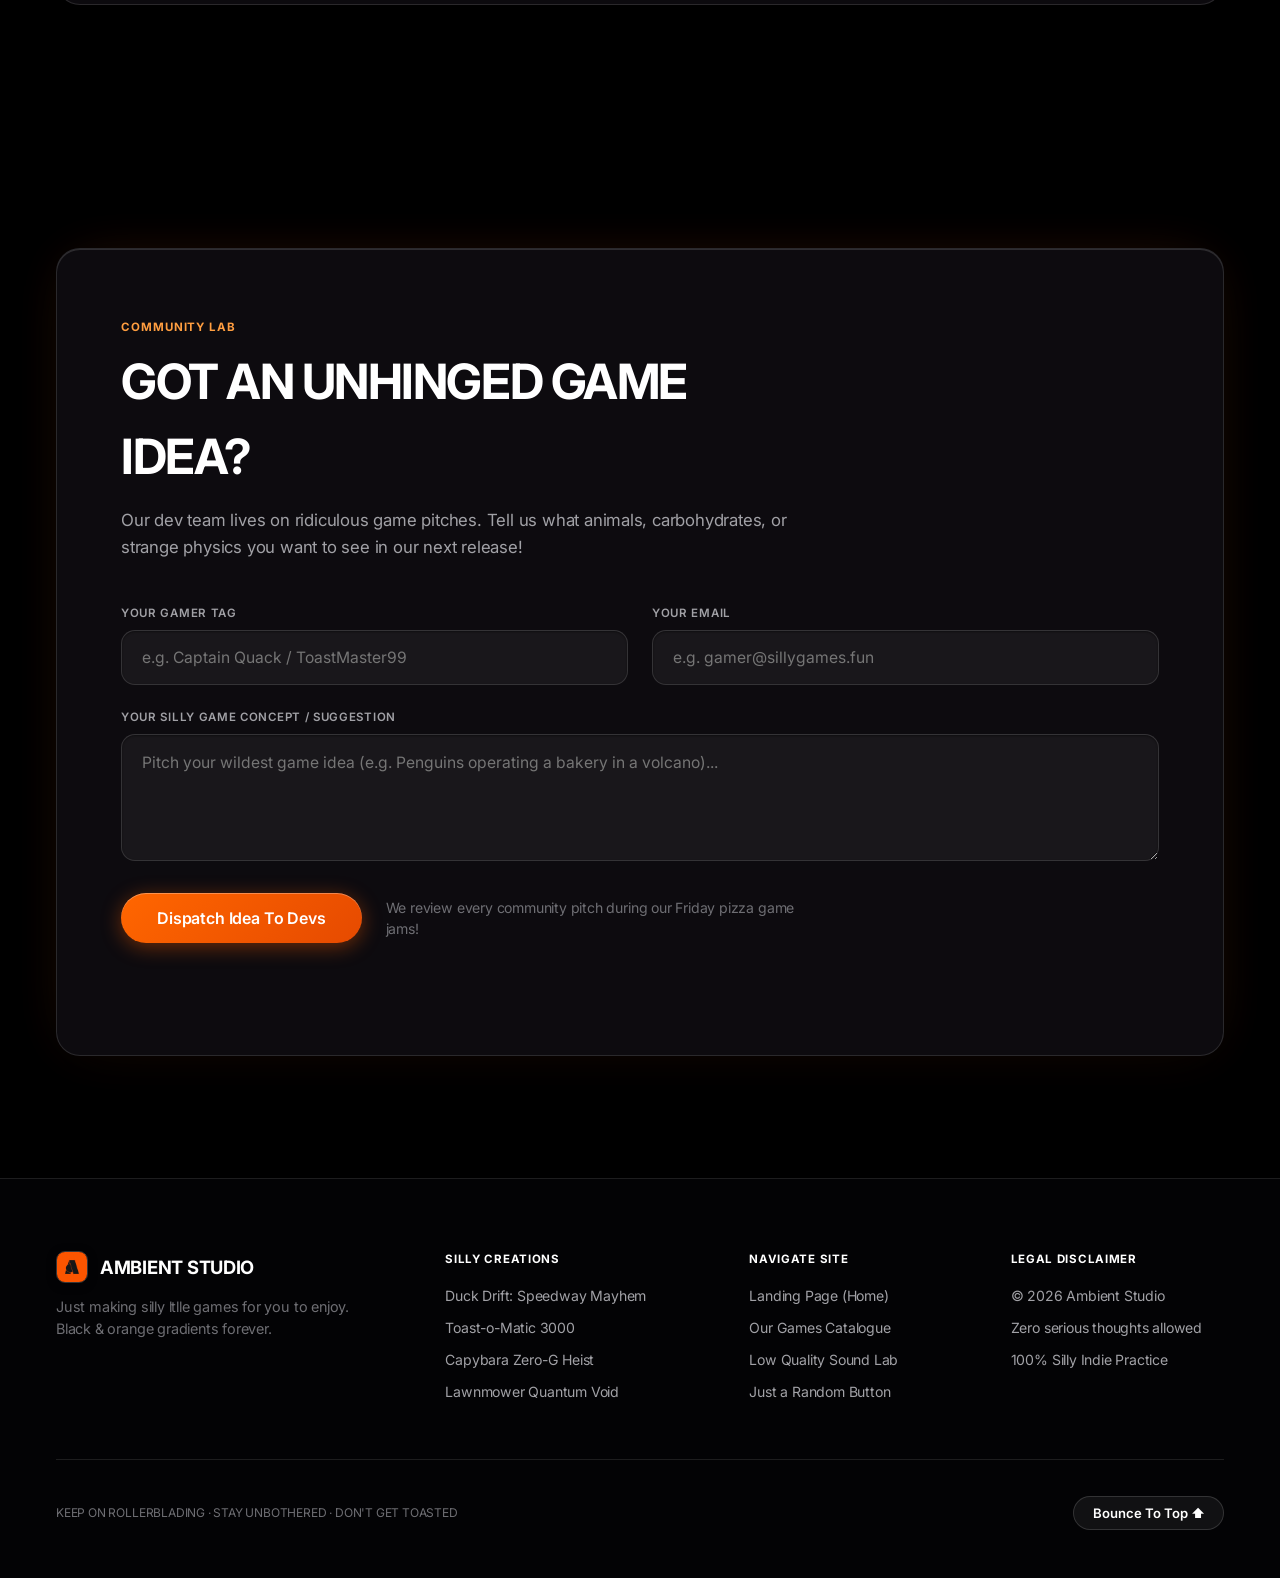
<file: games.html>
<!DOCTYPE html>
<html lang="en">
<head>
  <meta charset="UTF-8">
  <meta name="viewport" content="width=device-width, initial-scale=1.0, viewport-fit=cover">
  <title>Our Silly Games — Ambient Studio Roster</title>
  <meta name="description" content="Browse all silly indie games created by Ambient Studio. From rollerblading ducks to panic-stricken toast and zero-G capybaras.">
  
  <!-- Apple Pro Typography Stack (Inter + System HIG) -->
  <link rel="preconnect" href="https://fonts.googleapis.com">
  <link rel="preconnect" href="https://fonts.gstatic.com" crossorigin>
  <link href="https://fonts.googleapis.com/css2?family=Inter:wght@300;400;500;600;700;800;900&family=Outfit:wght@400;500;600;700;800;900&family=Space+Grotesk:wght@500;600;700;800&display=swap" rel="stylesheet">
  
  <link rel="icon" type="image/jpeg" href="assets/logo.jpg">
  <link rel="stylesheet" href="style.css?v=apple_molten_2026">
</head>
<body data-mode="arcade">
  <!-- Accessibility Skip Link -->
  <a href="#main-content" class="skip-to-content">Skip to main content</a>

  <!-- Dynamic Ambient Mesh Backdrop (Black & Orange Gradient) -->
  <div class="ambient-gradient-mesh" id="ambientBackdrop" aria-hidden="true"></div>
  <canvas id="ambientCanvas" class="ambient-canvas" aria-hidden="true"></canvas>

  <!-- Studio Header -->
  <header class="studio-header">
    <div class="header-inner">
      <a href="index.html" class="brand-link" id="brandLink">
        <img src="assets/logo.jpg" alt="Ambient Studio Logo" class="brand-logo-img">
        <span class="brand-title">AMBIENT STUDIO</span>
        <span class="brand-tag">GAMES ARCHIVE</span>
      </a>

      <nav class="nav-links" id="mainNav">
        <a href="index.html" class="nav-anchor">home</a>
        <a href="games.html" class="nav-anchor nav-anchor-active">our games</a>
        <a href="soundboard.html" class="nav-anchor">low quality sound lab</a>
        <a href="silly-button.html" class="nav-anchor">just a random button</a>
        <a href="index.html#manifesto" class="nav-anchor">why are we so unprofessional?</a>
        <a href="#inquiry" class="nav-anchor nav-anchor-primary" onclick="event.preventDefault(); window.scrollToInquiry();">send a message</a>
      </nav>

      <div class="header-controls">
        <!-- Silly Music & Bleep Bloop Toggle -->
        <button class="sound-toggle-btn silly-wiggle-hover" id="soundToggleBtn" role="switch" aria-checked="false" aria-label="Toggle 8-bit chiptune audio drone" title="Toggle 8-Bit Bleep Bloops">
          <span class="sound-emoji" id="soundEmoji">🎵</span>
          <span class="sound-label" id="soundStateLabel">Arcade Tune: Off</span>
        </button>

        <!-- Mobile Navigation Menu Toggle -->
        <button class="mobile-nav-toggle" id="mobileNavToggle" aria-label="Toggle navigation menu" aria-expanded="false" aria-controls="mainNav">
          <span class="hamburger-box">
            <span class="hamburger-inner"></span>
          </span>
        </button>
      </div>
    </div>
  </header>

  <main id="main-content" tabindex="-1">
    <!-- Games Hub Hero -->
    <section class="hero-section games-hub-hero">
      <div class="container">
        
        <div class="hero-headline-wrap">
          <div class="silly-badge-row">
            <div class="hero-logo-badge" title="Ambient Studio Official Logo">
              <img src="assets/logo.jpg" alt="Ambient Studio Official Emblem" class="hero-logo-img">
            </div>
            <span class="silly-badge">FULL RELEASE ARCHIVE</span>
            <span class="silly-badge silly-badge-orange"> ZERO MICROTRANSACTIONS</span>
            <span class="silly-badge">100% SILLY CERTIFIED</span>
          </div>

          <h1 class="hero-title">
            <span class="title-line">OUR FULL ROSTER OF</span>
            <span class="title-line title-gradient">UNHINGED SILLY GAMES</span>
          </h1>

          <p class="hero-subtext">
            Every game we craft is an excuse to do something delightfully absurd with black and orange lighting. Browse our full collection below, test the sound effects, and pick your next favorite silly adventure!
          </p>
        </div>

        <!-- Filter & Search Controls Bar -->
        <div class="games-filter-bar">
          <div class="filter-pills-row" id="filterPillsRow" role="tablist" aria-label="Game categories">
            <button class="filter-pill active" data-filter="all" role="tab" aria-selected="true">All Silly Games (4)</button>
            <button class="filter-pill" data-filter="arcade" role="tab" aria-selected="false">Arcade Chaos</button>
            <button class="filter-pill" data-filter="food" role="tab" aria-selected="false">Carb Survival </button>
            <button class="filter-pill" data-filter="cozy" role="tab" aria-selected="false">Cozy Chill</button>
            <button class="filter-pill" data-filter="physics" role="tab" aria-selected="false">Absurd Physics</button>
          </div>

          <div class="games-search-box">
            <span class="search-icon"></span>
            <input type="text" id="gameSearchInput" placeholder="Filter by keyword (duck, toast, space...)" aria-label="Search silly games">
          </div>
        </div>

      </div>
    </section>

    <!-- Comprehensive Games Grid -->
    <section class="games-catalog-section">
      <div class="container">
        
        <!-- Production Notice -->
        <div class="production-notice-banner" role="note" aria-label="Game production status disclaimer">
          <div class="notice-icon-box" aria-hidden="true">
            <svg width="20" height="20" viewBox="0 0 24 24" fill="none" stroke="currentColor" stroke-width="2.2" stroke-linecap="round" stroke-linejoin="round">
              <circle cx="12" cy="12" r="10"></circle>
              <line x1="12" y1="8" x2="12" y2="12"></line>
              <line x1="12" y1="16" x2="12.01" y2="16"></line>
            </svg>
          </div>
          <div class="notice-body">
            <strong class="notice-title">STUDIO PRODUCTION NOTE:</strong>
            <span class="notice-text">All preview images and screenshots shown across this roster are fictional concept art. Real commercial games are actively under development and production!</span>
          </div>
        </div>

        <div class="games-detailed-grid" id="gamesGrid">
          
          <!-- Game 01: Duck Drift -->
          <article class="game-full-card" data-category="arcade" data-title="Duck Drift Speedway Mayhem">
            <div class="game-full-media">
              <img src="assets/game-duck.jpg" alt="Duck Drift Speedway Mayhem screenshot">
              <div class="game-status-badge badge-released">AVAILABLE NOW</div>
              <div class="game-category-tag">ARCADE CHAOS</div>
            </div>
            <div class="game-full-content">
              <div class="game-header-row">
                <h2 class="game-full-title">Duck Drift: Speedway Mayhem</h2>
                <span class="game-score-pill">SCORE: 34,500</span>
              </div>
              <p class="game-full-desc">
                Play as Sir Waddlesworth, a chubby duck sporting pixel sunglasses and flame rocket skates. Drift through dark neon-orange highways, grab floating pizza power-ups, and outrun the duck police with pure chaotic speed.
              </p>
              
              <div class="game-features-list">
                <div class="feature-item"><span>PROTAGONIST</span><strong>Sir Waddlesworth</strong></div>
                <div class="feature-item"><span> VEHICLE</span><strong>Flame Quad-Skates</strong></div>
                <div class="feature-item"><span>POWER-UP</span><strong>Nuclear Pepperoni</strong></div>
                <div class="feature-item"><span>PLATFORMS</span><strong>PC, Mac, Steam Deck</strong></div>
              </div>

              <div class="game-card-footer">
                <button class="btn-primary btn-bouncy" onclick="window.triggerSillyQuack(this)">
                  <span>Quack Demo</span>
                </button>
              </div>
            </div>
          </article>

          <!-- Game 02: Toast-o-Matic -->
          <article class="game-full-card" data-category="food" data-title="Toast-o-Matic 3000 Escape The Heat">
            <div class="game-full-media">
              <img src="assets/game-toast.jpg" alt="Toast-o-Matic 3000 screenshot">
              <div class="game-status-badge badge-hot">DANGER: CRISPY</div>
              <div class="game-category-tag">CARB SURVIVAL</div>
            </div>
            <div class="game-full-content">
              <div class="game-header-row">
                <h2 class="game-full-title">Toast-o-Matic 3000: Escape The Heat</h2>
                <span class="game-score-pill">TEMP: 450°F</span>
              </div>
              <p class="game-full-desc">
                You are a frightened artisanal slice of sourdough. The giant kitchen toaster has awakened and desires revenge. Sprint over buttered counters, dodge kitchen knives, and leap to safety before you get turned into golden-brown toast!
              </p>
              
              <div class="game-features-list">
                <div class="feature-item"><span>BREAD TYPE</span><strong>Wild Sourdough</strong></div>
                <div class="feature-item"><span> HAZARD</span><strong>Toast-o-Matic 3000</strong></div>
                <div class="feature-item"><span>MECHANIC</span><strong>Butter Slide Boost</strong></div>
                <div class="feature-item"><span>PLATFORMS</span><strong>PC, Switch, Browser</strong></div>
              </div>

              <div class="game-card-footer">
                <button class="btn-primary btn-bouncy" onclick="window.triggerSillyBoing(this)">
                  <span>Panic Jump</span>
                </button>
              </div>
            </div>
          </article>

          <!-- Game 03: Capybara Zero-G -->
          <article class="game-full-card" data-category="cozy" data-title="Capybara Zero-G The Giant Cheese Puff">
            <div class="game-full-media">
              <img src="assets/game-capybara.jpg" alt="Capybara Zero-G screenshot">
              <div class="game-status-badge badge-chill">100% UNBOTHERED</div>
              <div class="game-category-tag">COZY CHILL</div>
            </div>
            <div class="game-full-content">
              <div class="game-header-row">
                <h2 class="game-full-title">Capybara Zero-G: The Giant Cheese Puff</h2>
                <span class="game-score-pill">ZEN: 1,337</span>
              </div>
              <p class="game-full-desc">
                Float through a dark orbital cargo vessel as an unbothered rodent in a bubble helmet. Use low-gravity momentum, floating bonsai plants, and tranquil vibes to retrieve the legendary colossal orange cheese puff.
              </p>
              
              <div class="game-features-list">
                <div class="feature-item"><span>MISSION</span><strong>Retrieve Holy Snack</strong></div>
                <div class="feature-item"><span> GRAVITY</span><strong>0.00 G (Zero Weight)</strong></div>
                <div class="feature-item"><span>SOUNDTRACK</span><strong>Cozy Ambient Lo-Fi</strong></div>
                <div class="feature-item"><span>PLATFORMS</span><strong>All Platforms</strong></div>
              </div>

              <div class="game-card-footer">
                <button class="btn-primary btn-bouncy" onclick="window.triggerSillyLaser(this)">
                  <span>Zero-G Boop</span>
                </button>
              </div>
            </div>
          </article>

          <!-- Game 04: Lawnmower Quantum Void -->
          <article class="game-full-card" data-category="physics" data-title="Lawnmower in The Quantum Void">
            <div class="game-full-media">
              <img src="assets/game-lawnmower.jpg" alt="Lawnmower in The Quantum Void screenshot">
              <div class="game-status-badge badge-new">NEW ANNOUNCEMENT</div>
              <div class="game-category-tag">ABSURD PHYSICS</div>
            </div>
            <div class="game-full-content">
              <div class="game-header-row">
                <h2 class="game-full-title">Lawnmower in The Quantum Void</h2>
                <span class="game-score-pill">CHAOS: 69%</span>
              </div>
              <p class="game-full-desc">
                A suburban dad's commitment to lawn care transcends the laws of physics. Pilot a pull-string red mower across cosmic event horizons, vacuuming up cosmic weeds while dodging spinning molten orange singularities!
              </p>
              
              <div class="game-features-list">
                <div class="feature-item"><span>OBJECTIVE</span><strong>Cosmic Weed Abatement</strong></div>
                <div class="feature-item"><span> HORSEPOWER</span><strong>4.5 HP Quantum Motor</strong></div>
                <div class="feature-item"><span>HAZARD</span><strong>Supermassive Black Holes</strong></div>
                <div class="feature-item"><span>PLATFORMS</span><strong>Early Access 2026</strong></div>
              </div>

              <div class="game-card-footer">
                <button class="btn-primary btn-bouncy" onclick="window.triggerSillyEngine(this)">
                  <span>Rev Quantum Engine</span>
                </button>
              </div>
            </div>
          </article>

        </div>

        <div class="no-results-banner hidden" id="noResultsBanner">
          <span class="no-results-emoji"></span>
          <h3>No silly games match that search!</h3>
          <p>Try searching for "duck", "toast", "space", or click "All Silly Games".</p>
        </div>
      </div>
    </section>

    <!-- Suggest A Silly Game Section -->
    <section class="inquiry-section" id="inquiry">
      <div class="container">
        <div class="inquiry-card silly-frame-border">
          <div class="inquiry-header">
            <span class="sub-label">COMMUNITY LAB</span>
            <h2 class="inquiry-title">GOT AN UNHINGED GAME IDEA?</h2>
            <p class="inquiry-lead">
              Our dev team lives on ridiculous game pitches. Tell us what animals, carbohydrates, or strange physics you want to see in our next release!
            </p>
          </div>

          <form class="inquiry-form" id="inquiryForm" onsubmit="event.preventDefault(); window.handleInquirySubmit();">
            <div class="form-row-2">
              <div class="form-field">
                <label for="clientName">YOUR GAMER TAG</label>
                <input type="text" id="clientName" placeholder="e.g. Captain Quack / ToastMaster99" required>
              </div>
              <div class="form-field">
                <label for="clientEmail">YOUR EMAIL</label>
                <input type="email" id="clientEmail" placeholder="e.g. gamer@sillygames.fun" required>
              </div>
            </div>

            <div class="form-field">
              <label for="projectMessage">YOUR SILLY GAME CONCEPT / SUGGESTION</label>
              <textarea id="projectMessage" rows="4" placeholder="Pitch your wildest game idea (e.g. Penguins operating a bakery in a volcano)..."></textarea>
            </div>

            <div class="form-actions">
              <button type="submit" class="btn-primary btn-bouncy btn-submit" id="submitInquiryBtn">
                <span>Dispatch Idea To Devs</span>
              </button>
              <span class="inquiry-notice">We review every community pitch during our Friday pizza game jams!</span>
            </div>

            <div class="form-success-banner hidden" id="formSuccessBanner" role="status" aria-live="polite">
              <span class="success-icon"></span>
              <div>
                <strong>Game idea received!</strong>
                <p>The dev squad has logged your proposal in our high-priority goofy idea vault.</p>
              </div>
            </div>

            <!-- Anomaly Fallback Banner -->
            <div class="form-error-banner hidden" id="formErrorBanner" role="alert" aria-live="assertive">
              <span class="error-icon"></span>
              <div>
                <strong>Transmission anomaly detected!</strong>
                <p>Could not reach the pigeon dispatch server. Click below to launch directly via your email app:</p>
                <a href="#" class="btn-secondary btn-bouncy" id="mailFallbackBtn" style="display: inline-block; margin-top: 0.5rem; text-decoration: none;">
                  <span>Open in Email App</span>
                </a>
              </div>
            </div>
          </form>
        </div>
      </div>
    </section>
  </main>

  <!-- Studio Footer -->
  <footer class="studio-footer">
    <div class="container footer-container">
      <div class="footer-top-row">
        <div class="footer-brand">
          <div class="footer-brand-header">
            <img src="assets/logo.jpg" alt="Ambient Studio Logo" class="footer-logo-img">
            <span class="f-title">AMBIENT STUDIO</span>
          </div>
          <p class="f-desc">Just making silly ltlle games for you to enjoy. Black &amp; orange gradients forever.</p>
        </div>

        <div class="footer-links-col">
          <span class="f-col-header">SILLY CREATIONS</span>
          <span class="f-link-item">Duck Drift: Speedway Mayhem</span>
          <span class="f-link-item">Toast-o-Matic 3000</span>
          <span class="f-link-item">Capybara Zero-G Heist</span>
          <span class="f-link-item">Lawnmower Quantum Void</span>
        </div>

        <div class="footer-links-col">
          <span class="f-col-header">NAVIGATE SITE</span>
          <a href="index.html" class="f-link">Landing Page (Home)</a>
          <a href="games.html" class="f-link">Our Games Catalogue</a>
          <a href="soundboard.html" class="f-link">Low Quality Sound Lab</a>
          <a href="silly-button.html" class="f-link">Just a Random Button</a>
        </div>

        <div class="footer-links-col">
          <span class="f-col-header">LEGAL DISCLAIMER</span>
          <span class="f-link-item">© 2026 Ambient Studio</span>
          <span class="f-link-item">Zero serious thoughts allowed</span>
          <span class="f-link-item">100% Silly Indie Practice</span>
        </div>
      </div>

      <div class="footer-bottom-row">
        <span class="f-coords">KEEP ON ROLLERBLADING · STAY UNBOTHERED · DON'T GET TOASTED</span>
        <button class="back-to-top silly-wiggle-hover" id="backToTopBtn" aria-label="Return to top">
          <span>Bounce To Top ⬆</span>
        </button>
      </div>
    </div>
  </footer>

  <!-- =========================================================================
       Interactive Modals Suite (Arcade, Wishlist, Demo, Playtest, Toast)
       ========================================================================= -->

  <!-- 1. Retro Arcade Cabinet Modal -->
  <div class="ambient-modal-overlay" id="arcadeModal" aria-hidden="true">
    <div class="ambient-modal-window" role="dialog" aria-modal="true" aria-labelledby="arcadeModalTitle">
      <div class="modal-top-bar">
        <div class="modal-title-row">
          <span class="modal-title-tag">ARCADE v1.0</span>
          <h3 id="arcadeModalTitle">RETRO SILLY ARCADE CABINET</h3>
        </div>
        <button class="modal-close-btn" onclick="window.closeAllModals()" aria-label="Close Arcade"></button>
      </div>

      <div class="modal-body">
        <div class="arcade-game-nav">
          <button class="arcade-nav-tab active" data-game="duck" onclick="window.switchArcadeGame('duck')">
            <span>Duck Drift</span>
          </button>
          <button class="arcade-nav-tab" data-game="toast" onclick="window.switchArcadeGame('toast')">
            <span>Toast Jump</span>
          </button>
          <button class="arcade-nav-tab" data-game="capybara" onclick="window.switchArcadeGame('capybara')">
            <span>Capybara Zero-G</span>
          </button>
        </div>

        <div class="arcade-screen-wrap">
          <canvas id="arcadeCanvas" class="arcade-canvas" width="640" height="300" role="img" aria-label="Interactive retro arcade game canvas"></canvas>
          <div class="arcade-hud-strip">
            <div class="arcade-stat-group">
              <div class="arcade-stat-item"><span>SCORE</span><strong id="arcadeScore">0000</strong></div>
              <div class="arcade-stat-item"><span>HIGH</span><strong id="arcadeHighScore">0350</strong></div>
              <div class="arcade-stat-item"><span>STATUS</span><strong id="arcadeStatus">READY</strong></div>
            </div>
            <div class="arcade-stat-group">
              <div class="arcade-stat-item"><span>LIVES</span><strong id="arcadeLives">3 / 3</strong></div>
            </div>
          </div>
        </div>

        <div class="arcade-controls-row">
          <div class="arcade-btn-group" id="arcadeActionButtons">
            <!-- Dynamic button controls rendered based on active game -->
          </div>
          <div class="arcade-btn-group">
            <button class="arcade-ctrl-btn" onclick="window.restartCurrentGame()">
              <span>Restart</span>
            </button>
            <button class="arcade-ctrl-btn" onclick="window.closeAllModals()">
              <span> Exit Cabinet</span>
            </button>
          </div>
        </div>
        <span class="arcade-hint-text">Keyboard Controls: Arrow Keys or [A / D] to steer, [SPACE] to jump/thrust!</span>
      </div>
    </div>
  </div>

  <!-- 2. Steam Wishlist Modal -->
  <div class="ambient-modal-overlay" id="wishlistModal" aria-hidden="true">
    <div class="ambient-modal-window" style="max-width: 520px;" role="dialog" aria-modal="true" aria-labelledby="wishlistModalTitle">
      <div class="modal-top-bar">
        <div class="modal-title-row">
          <span class="modal-title-tag">VALVE / STEAM</span>
          <h3 id="wishlistModalTitle"> STEAM WISHLIST</h3>
        </div>
        <button class="modal-close-btn" onclick="window.closeAllModals()" aria-label="Close"></button>
      </div>

      <div class="modal-body wishlist-modal-body">
        <div class="steam-logo-hero"></div>
        <h3 class="wishlist-title">ADDED TO STEAM WISHLIST!</h3>
        <div class="wishlist-game-target" id="wishlistGameName">Duck Drift: Speedway Mayhem</div>
        <p class="wishlist-count-banner">
          Global Wishlist Hype: <strong id="wishlistCounterNumber">48,292</strong> fans (+1 You!)
        </p>
        <p style="font-size: 0.9rem; color: var(--text-secondary); max-width: 400px; line-height: 1.5;">
          You'll receive a silly high-priority ping on launch day. Zero microtransactions, zero DRM nonsense, 100% silly vibes.
        </p>

        <div class="wishlist-actions-row">
          <button class="btn-primary btn-bouncy" id="copyShareBtn" onclick="window.copyWishlistLink()">
            <span>Copy Share Link</span>
          </button>
          <button class="btn-secondary btn-bouncy" onclick="window.closeAllModals()">
            <span>Awesome! Continue Browsing</span>
          </button>
        </div>
      </div>
    </div>
  </div>

  <!-- 3. Demo Download Modal -->
  <div class="ambient-modal-overlay" id="demoModal" aria-hidden="true">
    <div class="ambient-modal-window" style="max-width: 500px;" role="dialog" aria-modal="true" aria-labelledby="demoModalTitle">
      <div class="modal-top-bar">
        <div class="modal-title-row">
          <span class="modal-title-tag">STANDALONE BUILD</span>
          <h3 id="demoModalTitle">INSTANT DEMO PACKAGE</h3>
        </div>
        <button class="modal-close-btn" onclick="window.closeAllModals()" aria-label="Close"></button>
      </div>

      <div class="modal-body">
        <div class="demo-box-inner">
          <div style="font-size: 3rem;"></div>
          <h4 style="font-family: var(--font-display); font-size: 1.3rem;" id="demoTargetTitle">Capybara Zero-G: Standalone Demo</h4>
          <p style="font-size: 0.92rem; color: var(--text-secondary);">
            Packaging executable single-file HTML5 playable demo...
          </p>
          <div class="demo-progress-track">
            <div class="demo-progress-fill" id="demoProgressFill"></div>
          </div>
          <span id="demoStatusLabel" style="font-size: 0.85rem; color: var(--orange-yellow); font-family: var(--font-mono);">Generating offline package...</span>
          <div style="margin-top: 0.75rem;">
            <button class="btn-primary btn-bouncy" id="directDemoFileBtn" style="display: none;" onclick="window.triggerDirectFileDownload()">
              <span>Save File Again (.html)</span>
            </button>
          </div>
        </div>
      </div>
    </div>
  </div>

  <!-- 4. Playtest Squad Modal -->
  <div class="ambient-modal-overlay" id="playtestModal" aria-hidden="true">
    <div class="ambient-modal-window" style="max-width: 560px;" role="dialog" aria-modal="true" aria-labelledby="playtestModalTitle">
      <div class="modal-top-bar">
        <div class="modal-title-row">
          <span class="modal-title-tag">BETA CORPS</span>
          <h3 id="playtestModalTitle">PLAYTEST SQUAD RECRUITMENT</h3>
        </div>
        <button class="modal-close-btn" onclick="window.closeAllModals()" aria-label="Close"></button>
      </div>

      <div class="modal-body">
        <div id="playtestFormView">
          <p style="font-size: 0.95rem; color: var(--text-secondary); margin-bottom: 1rem;">
            Join the elite squad of playtesters breaking our game physics before release! Enter your gamer tag to mint your official Ambient Studio Test Pass:
          </p>
          <div class="playtest-input-wrap">
            <input type="text" id="playtestTagInput" placeholder="Enter Gamer Tag (e.g. QuackLord99)" aria-label="Enter Gamer Tag" style="flex: 1; background: rgba(255,255,255,0.05); border: 1px solid var(--border-subtle); color: #fff; padding: 0.75rem 1rem; border-radius: 8px; font-family: var(--font-body); font-size: 1rem;">
            <button class="btn-primary btn-bouncy" onclick="window.generateTesterPass()">
              <span>Enlist Now</span>
            </button>
          </div>
        </div>

        <div id="playtestPassView" style="display: none;">
          <div class="tester-pass-card">
            <div class="tester-pass-badge">
              <span>OFFICIAL AMBIENT STUDIO TEST PILOT</span>
              <strong id="testerPassId">#SILLY-4892</strong>
            </div>
            <div class="tester-pass-name" id="testerPassName">Captain Quack</div>
            <div class="tester-pass-specs">
              <div><span>CLEARANCE</span><strong>LEVEL 99: FULL CHAOS ACCESS</strong></div>
              <div><span>ASSIGNED GAME</span><strong id="testerPassGame">Lawnmower in The Quantum Void</strong></div>
              <div><span>BENEFITS</span><strong>Free Pizza &amp; Credits Roll</strong></div>
              <div><span>STATUS</span><strong style="color: #4ADE80;">ACTIVE VIP TESTER </strong></div>
            </div>
          </div>
          <div style="display: flex; gap: 0.75rem; justify-content: center; margin-top: 1rem;">
            <button class="btn-primary btn-bouncy" onclick="window.copyTesterPassId()">
              <span>Copy Pass Code</span>
            </button>
            <button class="btn-secondary btn-bouncy" onclick="window.closeAllModals()">
              <span>Awesome! Let's Go</span>
            </button>
          </div>
        </div>
      </div>
    </div>
  </div>

  <!-- 5. Toast Notification Banner -->
  <div class="ambient-toast" id="ambientToast" role="status" aria-live="polite">
    <span id="toastIcon"></span>
    <span id="toastMessage">Action completed!</span>
  </div>

  <script src="app.js"></script>
</body>
</html>
</file>
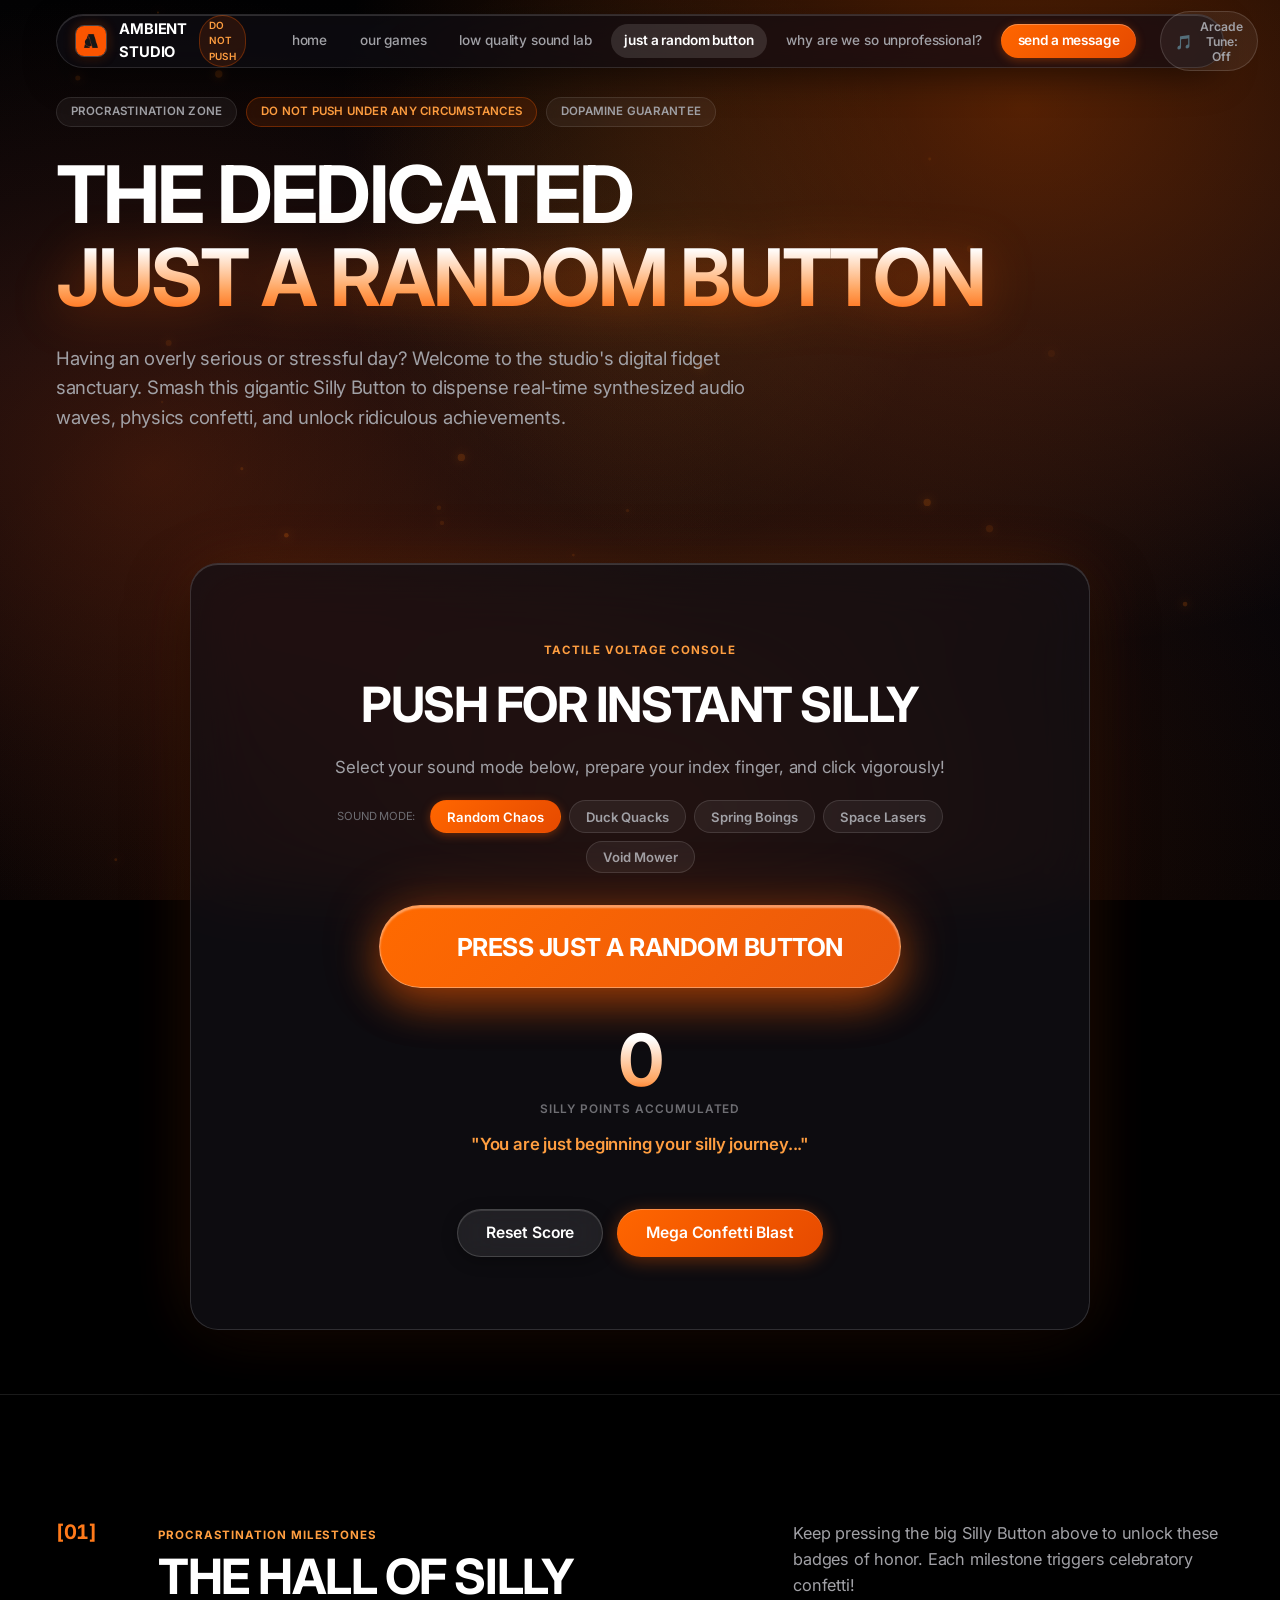
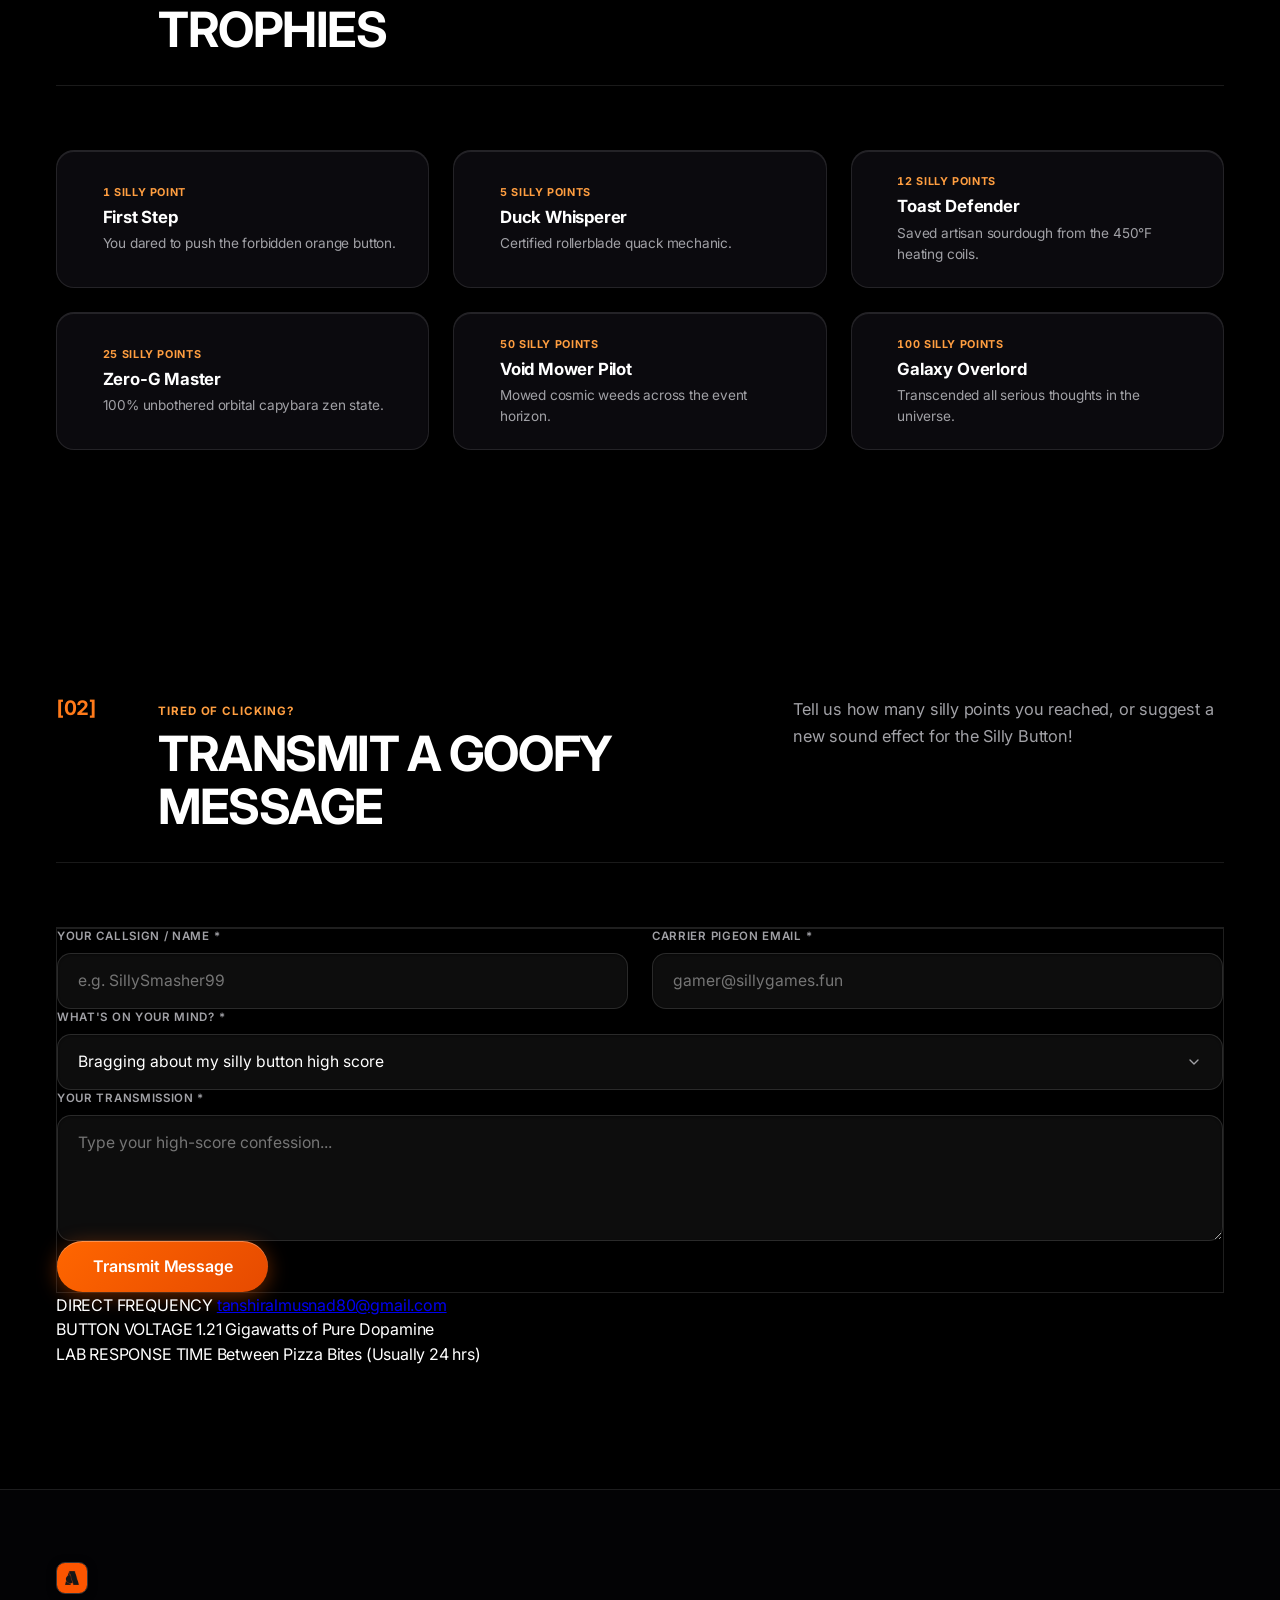
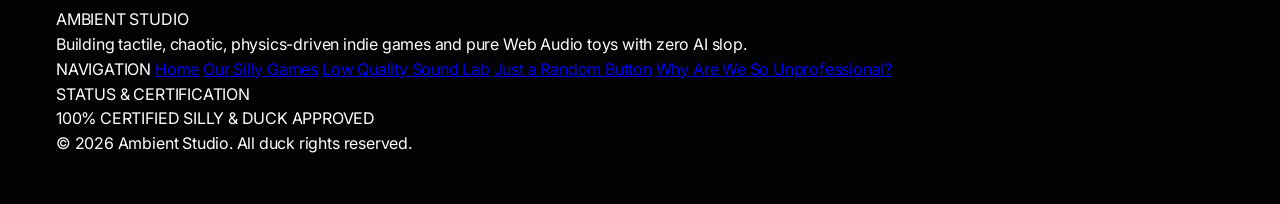
<file: silly-button.html>
<!DOCTYPE html>
<html lang="en">
<head>
  <meta charset="UTF-8">
  <meta name="viewport" content="width=device-width, initial-scale=1.0, viewport-fit=cover">
  <title>Just a Random Button — Instant Dopamine Fidget Toy | Ambient Studio</title>
  <meta name="description" content="Click Ambient Studio's giant random button for instant dopamine, synthesized sound effects, achievement milestones, and explosive particle confetti.">
  
  <!-- Apple Pro Typography Stack (Inter + System HIG) -->
  <link rel="preconnect" href="https://fonts.googleapis.com">
  <link rel="preconnect" href="https://fonts.gstatic.com" crossorigin>
  <link href="https://fonts.googleapis.com/css2?family=Inter:wght@300;400;500;600;700;800;900&family=Outfit:wght@400;500;600;700;800;900&family=Silkscreen:wght@400;700&family=Space+Grotesk:wght@500;600;700;800&display=swap" rel="stylesheet">
  
  <link rel="stylesheet" href="style.css?v=apple_molten_2026">
  <link rel="icon" type="image/jpeg" href="assets/logo.jpg">
</head>
<body data-mode="arcade">
  <!-- Accessibility Skip Link -->
  <a href="#main-content" class="skip-to-content">Skip to main content</a>

  <!-- Ambient Audio Mesh & Bouncy Particles Canvas -->
  <div class="ambient-gradient-mesh" aria-hidden="true"></div>
  <canvas id="ambientCanvas" class="ambient-canvas" aria-hidden="true"></canvas>

  <!-- Studio Header -->
  <header class="studio-header">
    <div class="header-inner">
      <a href="index.html" class="brand-link" id="brandLink">
        <img src="assets/logo.jpg" alt="Ambient Studio Logo" class="brand-logo-img">
        <span class="brand-title">AMBIENT STUDIO</span>
        <span class="brand-tag">DO NOT PUSH</span>
      </a>

      <nav class="nav-links" id="mainNav">
        <a href="index.html" class="nav-anchor">home</a>
        <a href="games.html" class="nav-anchor">our games</a>
        <a href="soundboard.html" class="nav-anchor">low quality sound lab</a>
        <a href="silly-button.html" class="nav-anchor nav-anchor-active">just a random button</a>
        <a href="index.html#manifesto" class="nav-anchor">why are we so unprofessional?</a>
        <a href="#inquiry" class="nav-anchor nav-anchor-primary" onclick="event.preventDefault(); window.scrollToInquiry();">send a message</a>
      </nav>

      <div class="header-controls">
        <!-- Silly Music & Bleep Bloop Toggle -->
        <button class="sound-toggle-btn silly-wiggle-hover" id="soundToggleBtn" role="switch" aria-checked="false" aria-label="Toggle 8-bit chiptune audio drone" title="Toggle 8-Bit Bleep Bloops">
          <span class="sound-emoji" id="soundEmoji">🎵</span>
          <span class="sound-label" id="soundStateLabel">Arcade Tune: Off</span>
        </button>

        <!-- Mobile Navigation Menu Toggle -->
        <button class="mobile-nav-toggle" id="mobileNavToggle" aria-label="Toggle navigation menu" aria-expanded="false" aria-controls="mainNav">
          <span class="hamburger-box">
            <span class="hamburger-inner"></span>
          </span>
        </button>
      </div>
    </div>
  </header>

  <main id="main-content" tabindex="-1">
    <!-- Silly Button Hero Section -->
    <section class="hero-section button-hero-section">
      <div class="container">
        
        <div class="hero-headline-wrap">
          <div class="silly-badge-row">
            <span class="silly-badge">PROCRASTINATION ZONE</span>
            <span class="silly-badge silly-badge-orange"> DO NOT PUSH UNDER ANY CIRCUMSTANCES</span>
            <span class="silly-badge">DOPAMINE GUARANTEE</span>
          </div>

          <h1 class="hero-title">
            <span class="title-line">THE DEDICATED</span>
            <span class="title-line title-gradient">JUST A RANDOM BUTTON</span>
          </h1>

          <p class="hero-subtext">
            Having an overly serious or stressful day? Welcome to the studio's digital fidget sanctuary. Smash this gigantic Silly Button to dispense real-time synthesized audio waves, physics confetti, and unlock ridiculous achievements.
          </p>
        </div>

      </div>
    </section>

    <!-- The Giant Silly Button Interactive Console -->
    <section class="secret-toy-section" style="padding-top: 1.5rem; padding-bottom: 4rem;">
      <div class="container">
        <div class="toy-card silly-frame-border" style="max-width: 900px; margin: 0 auto;">
          
          <div class="toy-header" style="margin-bottom: 2rem;">
            <span class="sub-label">TACTILE VOLTAGE CONSOLE</span>
            <h2 class="toy-title">PUSH FOR INSTANT SILLY</h2>
            <p class="toy-desc">
              Select your sound mode below, prepare your index finger, and click vigorously!
            </p>

            <!-- Sound Mode Selector -->
            <div class="button-modes-row" role="radiogroup" aria-label="Sound modes">
              <span style="font-family: var(--font-pixel); font-size: 0.7rem; color: var(--text-muted); margin-right: 0.4rem;">SOUND MODE:</span>
              <button class="btn-mode-pill active" data-mode="random" role="radio" aria-checked="true">Random Chaos</button>
              <button class="btn-mode-pill" data-mode="quack" role="radio" aria-checked="false">Duck Quacks</button>
              <button class="btn-mode-pill" data-mode="boing" role="radio" aria-checked="false">Spring Boings</button>
              <button class="btn-mode-pill" data-mode="laser" role="radio" aria-checked="false">Space Lasers</button>
              <button class="btn-mode-pill" data-mode="mower" role="radio" aria-checked="false">Void Mower</button>
            </div>
          </div>

          <div class="toy-interactive-area">
            <button class="big-silly-button" id="bigSillyButton" aria-label="Just a Random Button">
              <span class="big-button-emoji"></span>
              <span class="big-button-text">PRESS JUST A RANDOM BUTTON</span>
            </button>

            <div class="toy-score-board" aria-live="polite" aria-atomic="true">
              <span class="toy-score-num" id="toyScoreDisplay">0</span>
              <span class="toy-score-label">SILLY POINTS ACCUMULATED</span>
              <p class="toy-achievement-text" id="toyAchievementText">"You are just beginning your silly journey..."</p>
            </div>

            <!-- Console Actions Row -->
            <div class="toy-actions-row">
              <button class="btn-secondary btn-bouncy" id="panicResetBtn">
                <span>Reset Score</span>
              </button>
              <button class="btn-primary btn-bouncy" onclick="window.fireConfetti(); window.triggerSillyFanfare();">
                <span>Mega Confetti Blast</span>
              </button>
            </div>
          </div>

        </div>
      </div>
    </section>

    <!-- Silly Achievement Ladder -->
    <section class="achievement-ladder-section">
      <div class="container">
        
        <div class="section-header-editorial">
          <div class="editorial-num">[01]</div>
          <div class="editorial-heading">
            <span class="sub-label">PROCRASTINATION MILESTONES</span>
            <h2 class="section-title">THE HALL OF SILLY TROPHIES</h2>
          </div>
          <p class="section-description">
            Keep pressing the big Silly Button above to unlock these badges of honor. Each milestone triggers celebratory confetti!
          </p>
        </div>

        <div class="achievement-ladder-grid">
          
          <div class="achievement-card" data-threshold="1">
            <div class="achievement-icon"></div>
            <div class="achievement-info">
              <span class="achievement-req">1 SILLY POINT</span>
              <h3 class="achievement-title">First Step</h3>
              <p class="achievement-desc">You dared to push the forbidden orange button.</p>
            </div>
          </div>

          <div class="achievement-card" data-threshold="5">
            <div class="achievement-icon"></div>
            <div class="achievement-info">
              <span class="achievement-req">5 SILLY POINTS</span>
              <h3 class="achievement-title">Duck Whisperer</h3>
              <p class="achievement-desc">Certified rollerblade quack mechanic.</p>
            </div>
          </div>

          <div class="achievement-card" data-threshold="12">
            <div class="achievement-icon"></div>
            <div class="achievement-info">
              <span class="achievement-req">12 SILLY POINTS</span>
              <h3 class="achievement-title">Toast Defender</h3>
              <p class="achievement-desc">Saved artisan sourdough from the 450°F heating coils.</p>
            </div>
          </div>

          <div class="achievement-card" data-threshold="25">
            <div class="achievement-icon"></div>
            <div class="achievement-info">
              <span class="achievement-req">25 SILLY POINTS</span>
              <h3 class="achievement-title">Zero-G Master</h3>
              <p class="achievement-desc">100% unbothered orbital capybara zen state.</p>
            </div>
          </div>

          <div class="achievement-card" data-threshold="50">
            <div class="achievement-icon"></div>
            <div class="achievement-info">
              <span class="achievement-req">50 SILLY POINTS</span>
              <h3 class="achievement-title">Void Mower Pilot</h3>
              <p class="achievement-desc">Mowed cosmic weeds across the event horizon.</p>
            </div>
          </div>

          <div class="achievement-card" data-threshold="100">
            <div class="achievement-icon"></div>
            <div class="achievement-info">
              <span class="achievement-req">100 SILLY POINTS</span>
              <h3 class="achievement-title">Galaxy Overlord</h3>
              <p class="achievement-desc">Transcended all serious thoughts in the universe.</p>
            </div>
          </div>

        </div>

      </div>
    </section>

    <!-- Transmit Inquiry / Send a Message -->
    <section class="contact-section" id="inquiry">
      <div class="container">
        
        <div class="section-header-editorial">
          <div class="editorial-num">[02]</div>
          <div class="editorial-heading">
            <span class="sub-label">TIRED OF CLICKING?</span>
            <h2 class="section-title">TRANSMIT A GOOFY MESSAGE</h2>
          </div>
          <p class="section-description">
            Tell us how many silly points you reached, or suggest a new sound effect for the Silly Button!
          </p>
        </div>

        <div class="inquiry-grid">
          <form class="inquiry-form-card silly-frame-border" id="inquiryForm" onsubmit="window.handleInquirySubmit(event)">
            <div class="form-row">
              <div class="form-group">
                <label for="contactName" class="form-label">YOUR CALLSIGN / NAME *</label>
                <input type="text" id="contactName" name="name" class="form-input" placeholder="e.g. SillySmasher99" required>
              </div>
              <div class="form-group">
                <label for="contactEmail" class="form-label">CARRIER PIGEON EMAIL *</label>
                <input type="email" id="contactEmail" name="email" class="form-input" placeholder="gamer@sillygames.fun" required>
              </div>
            </div>

            <div class="form-group">
              <label for="contactTopic" class="form-label">WHAT'S ON YOUR MIND? *</label>
              <select id="contactTopic" name="topic" class="form-select" required>
                <option value="high-score">Bragging about my silly button high score</option>
                <option value="sound-idea">Suggest a new button sound effect</option>
                <option value="game-collab">Collaborate on an indie game</option>
                <option value="other">Random absurdity</option>
              </select>
            </div>

            <div class="form-group">
              <label for="contactMessage" class="form-label">YOUR TRANSMISSION *</label>
              <textarea id="contactMessage" name="message" class="form-textarea" rows="4" placeholder="Type your high-score confession..." required></textarea>
            </div>

            <button type="submit" class="btn-primary btn-bouncy form-submit-btn" id="submitInquiryBtn">
              <span>Transmit Message</span>
            </button>

            <!-- Confirmation message -->
            <div class="form-success-banner hidden" id="formSuccessBanner" role="status" aria-live="polite">
              <span class="success-icon"></span>
              <div>
                <strong>High score confession launched!</strong>
                <p>The fidget button keepers have logged your transmission. Expect a goofy response in your inbox soon!</p>
              </div>
            </div>

            <!-- Anomaly Fallback Banner -->
            <div class="form-error-banner hidden" id="formErrorBanner" role="alert" aria-live="assertive">
              <span class="error-icon"></span>
              <div>
                <strong>Transmission anomaly detected!</strong>
                <p>Could not reach the pigeon dispatch server. Click below to launch directly via your email app:</p>
                <a href="#" class="btn-secondary btn-bouncy" id="mailFallbackBtn" style="display: inline-block; margin-top: 0.5rem; text-decoration: none;">
                  <span>Open in Email App</span>
                </a>
              </div>
            </div>
          </form>

          <div class="inquiry-info-panel">
            <div class="info-block">
              <span class="info-k">DIRECT FREQUENCY</span>
              <span class="info-v"><a href="mailto:tanshiralmusnad80@gmail.com">tanshiralmusnad80@gmail.com</a></span>
            </div>
            <div class="info-block">
              <span class="info-k">BUTTON VOLTAGE</span>
              <span class="info-v">1.21 Gigawatts of Pure Dopamine</span>
            </div>
            <div class="info-block">
              <span class="info-k">LAB RESPONSE TIME</span>
              <span class="info-v">Between Pizza Bites (Usually 24 hrs)</span>
            </div>
          </div>
        </div>

      </div>
    </section>
  </main>

  <!-- Studio Footer -->
  <footer class="studio-footer">
    <div class="container footer-inner">
      <div class="footer-brand-col">
        <div class="footer-brand">
          <img src="assets/logo.jpg" alt="Ambient Studio" class="footer-logo">
          <span>AMBIENT STUDIO</span>
        </div>
        <p class="footer-tagline">
          Building tactile, chaotic, physics-driven indie games and pure Web Audio toys with zero AI slop.
        </p>
      </div>

      <div class="footer-nav-col">
        <span class="footer-col-title">NAVIGATION</span>
        <a href="index.html">Home</a>
        <a href="games.html">Our Silly Games</a>
        <a href="soundboard.html">Low Quality Sound Lab</a>
        <a href="silly-button.html">Just a Random Button</a>
        <a href="index.html#manifesto">Why Are We So Unprofessional?</a>
      </div>

      <div class="footer-credits-col">
        <span class="footer-col-title">STATUS &amp; CERTIFICATION</span>
        <div class="duck-approved-seal">
          <span class="seal-icon"></span>
          <span class="seal-text">100% CERTIFIED SILLY &amp; DUCK APPROVED</span>
        </div>
        <p class="footer-copy">© 2026 Ambient Studio. All duck rights reserved.</p>
      </div>
    </div>
  </footer>

  <!-- Interactive Modals Suite (Arcade, Wishlist, Demo, Playtest, Toast) -->
  <div class="ambient-toast" id="ambientToast" aria-live="polite"></div>

  <!-- Main JavaScript Engine -->
  <script src="app.js"></script>
</body>
</html>
</file>
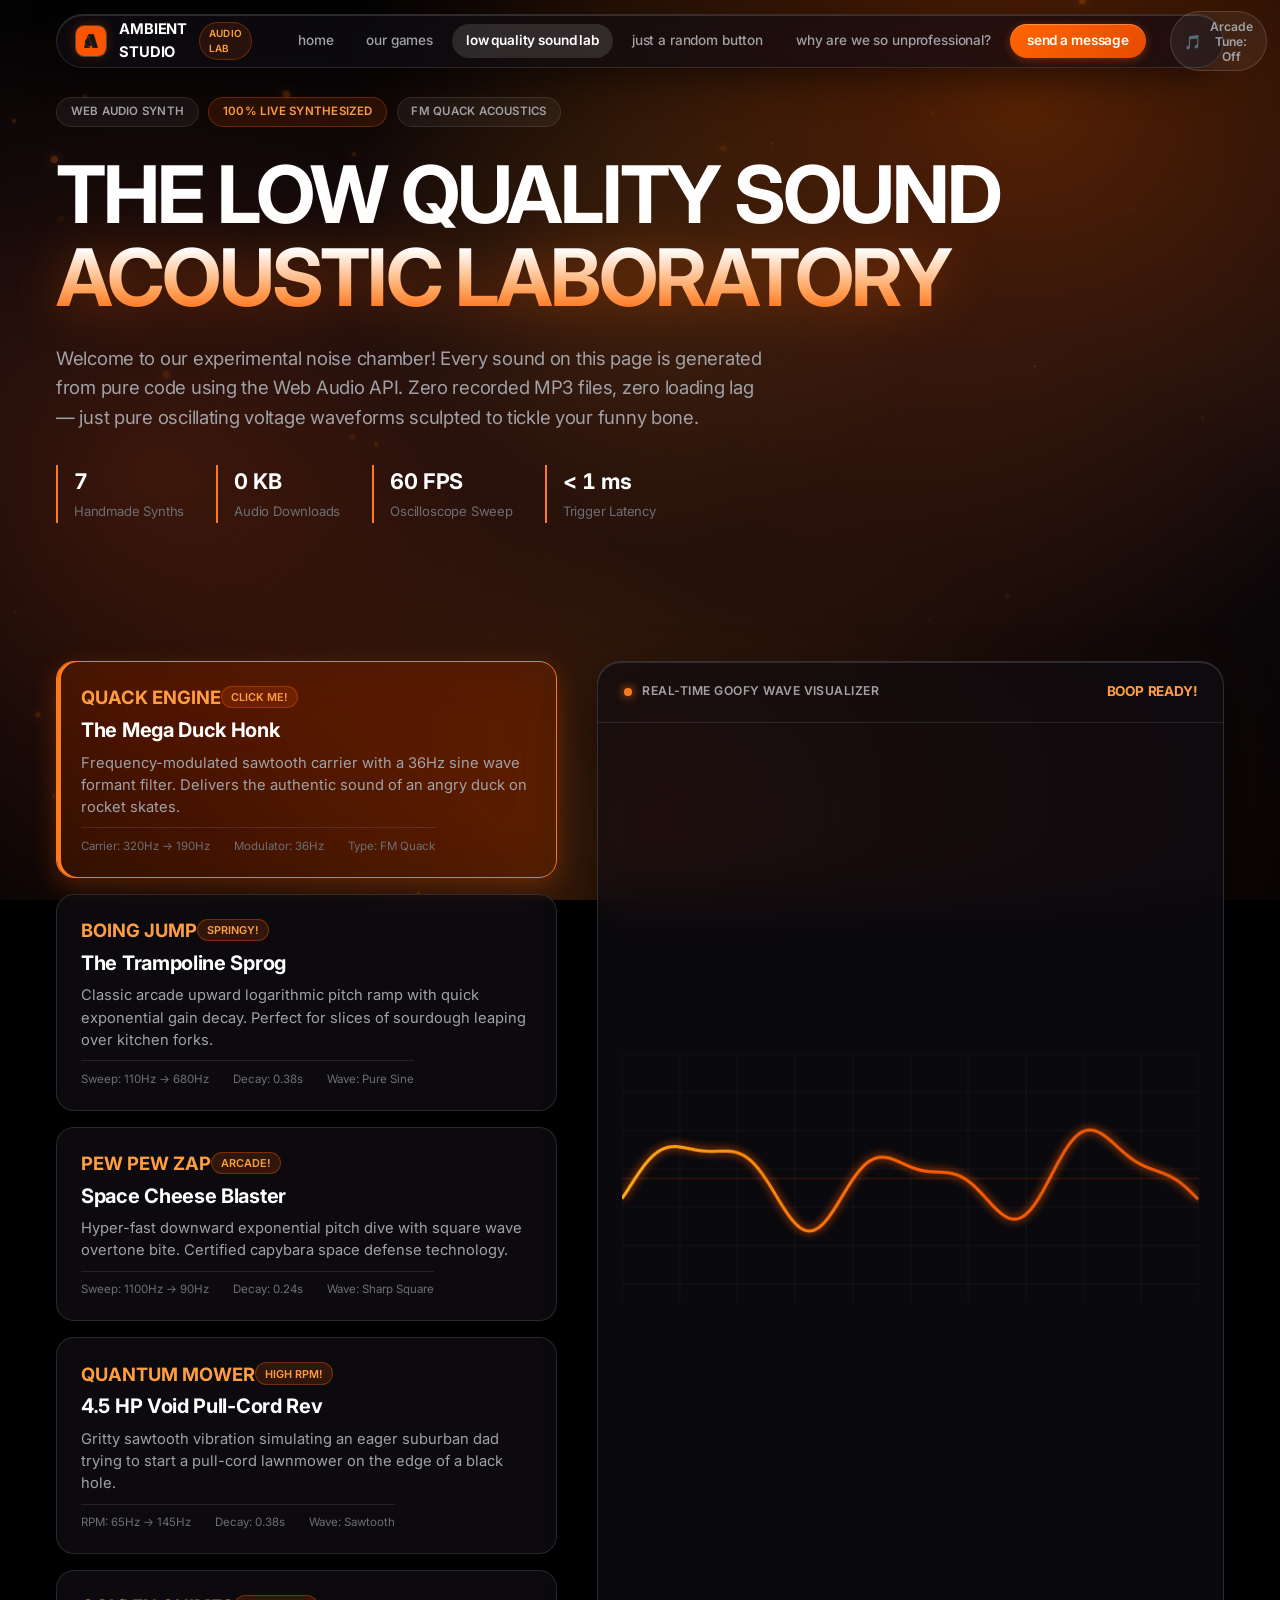
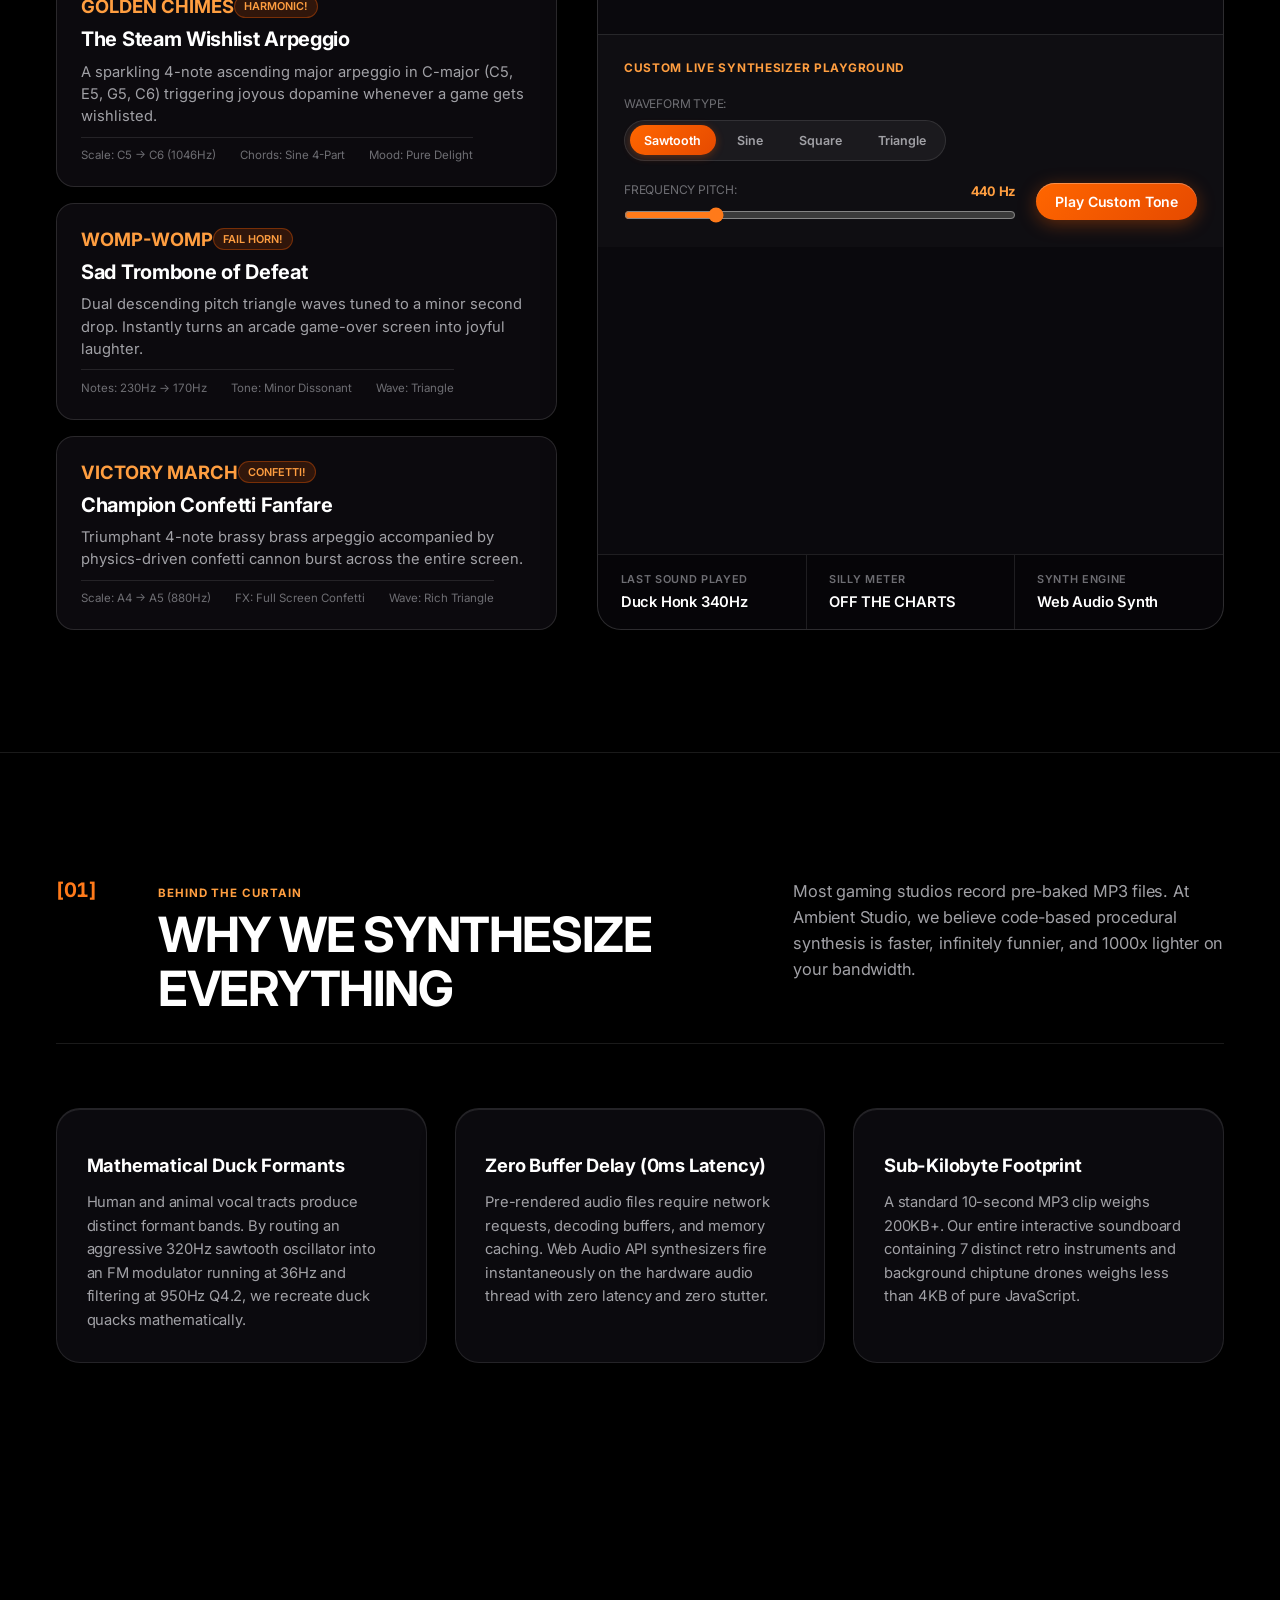
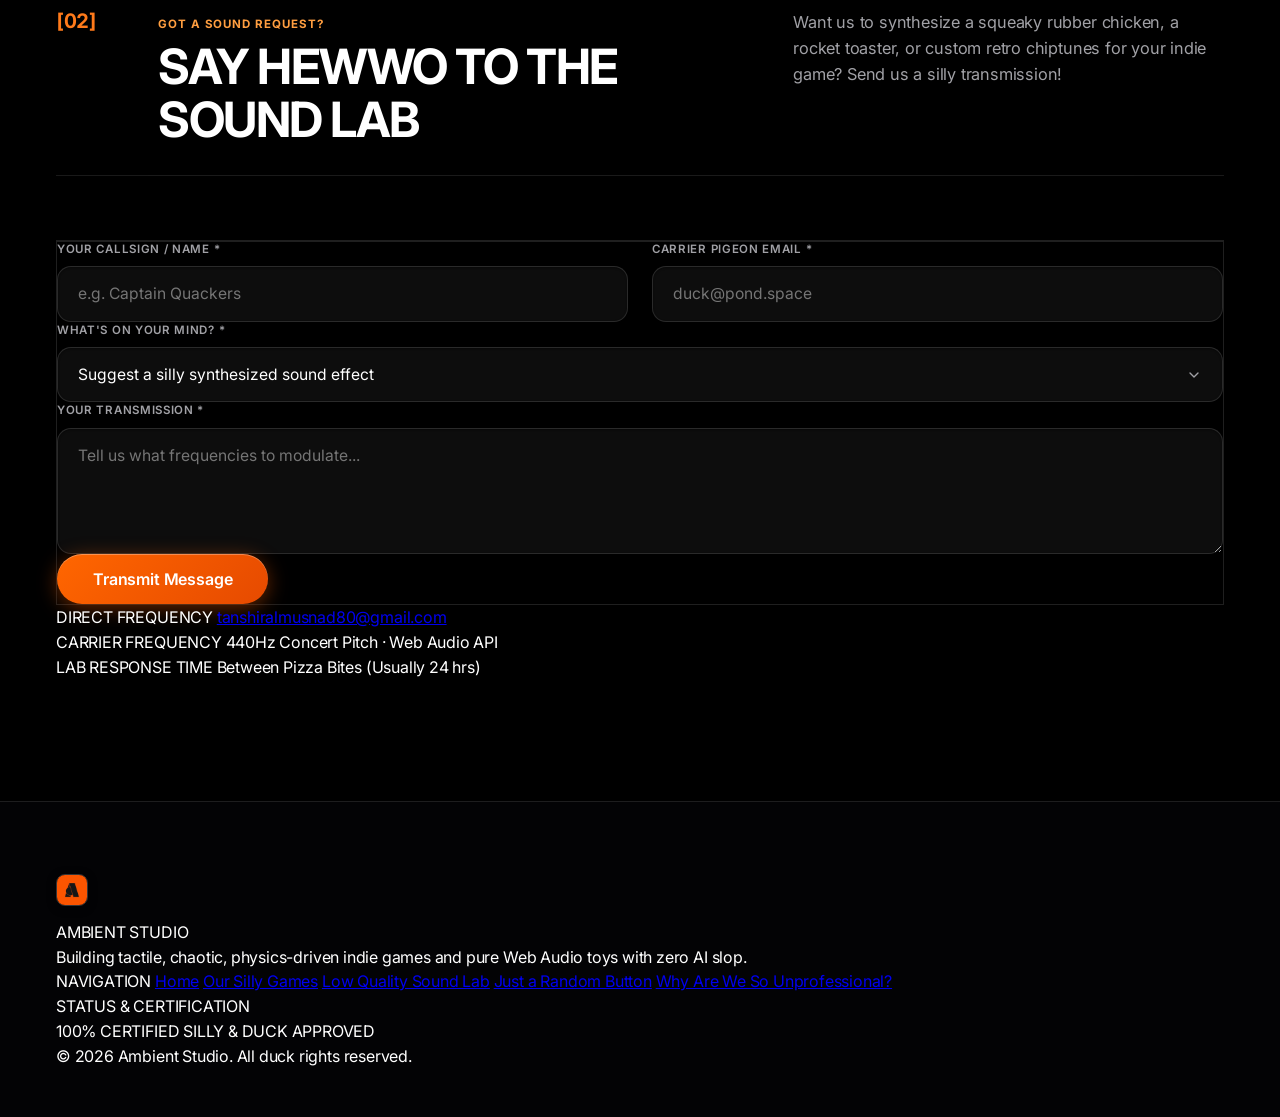
<file: soundboard.html>
<!DOCTYPE html>
<html lang="en">
<head>
  <meta charset="UTF-8">
  <meta name="viewport" content="width=device-width, initial-scale=1.0, viewport-fit=cover">
  <title>The Low Quality Sound Lab — 8-Bit Web Audio Synthesizer | Ambient Studio</title>
  <meta name="description" content="Explore Ambient Studio's interactive Low Quality Sound Lab. Real-time Web Audio API FM synthesis, duck quack modulations, bouncy oscilloscope, and custom waveform synth.">
  
  <!-- Apple Pro Typography Stack (Inter + System HIG) -->
  <link rel="preconnect" href="https://fonts.googleapis.com">
  <link rel="preconnect" href="https://fonts.gstatic.com" crossorigin>
  <link href="https://fonts.googleapis.com/css2?family=Inter:wght@300;400;500;600;700;800;900&family=Outfit:wght@400;500;600;700;800;900&family=Silkscreen:wght@400;700&family=Space+Grotesk:wght@500;600;700;800&display=swap" rel="stylesheet">
  
  <link rel="stylesheet" href="style.css?v=apple_molten_2026">
  <link rel="icon" type="image/jpeg" href="assets/logo.jpg">
</head>
<body data-mode="arcade">
  <!-- Accessibility Skip Link -->
  <a href="#main-content" class="skip-to-content">Skip to main content</a>

  <!-- Ambient Audio Mesh & Bouncy Particles Canvas -->
  <div class="ambient-gradient-mesh" aria-hidden="true"></div>
  <canvas id="ambientCanvas" class="ambient-canvas" aria-hidden="true"></canvas>

  <!-- Studio Header -->
  <header class="studio-header">
    <div class="header-inner">
      <a href="index.html" class="brand-link" id="brandLink">
        <img src="assets/logo.jpg" alt="Ambient Studio Logo" class="brand-logo-img">
        <span class="brand-title">AMBIENT STUDIO</span>
        <span class="brand-tag">AUDIO LAB</span>
      </a>

      <nav class="nav-links" id="mainNav">
        <a href="index.html" class="nav-anchor">home</a>
        <a href="games.html" class="nav-anchor">our games</a>
        <a href="soundboard.html" class="nav-anchor nav-anchor-active">low quality sound lab</a>
        <a href="silly-button.html" class="nav-anchor">just a random button</a>
        <a href="index.html#manifesto" class="nav-anchor">why are we so unprofessional?</a>
        <a href="#inquiry" class="nav-anchor nav-anchor-primary" onclick="event.preventDefault(); window.scrollToInquiry();">send a message</a>
      </nav>

      <div class="header-controls">
        <!-- Silly Music & Bleep Bloop Toggle -->
        <button class="sound-toggle-btn silly-wiggle-hover" id="soundToggleBtn" role="switch" aria-checked="false" aria-label="Toggle 8-bit chiptune audio drone" title="Toggle 8-Bit Sounds">
          <span class="sound-emoji" id="soundEmoji">🎵</span>
          <span class="sound-label" id="soundStateLabel">Arcade Tune: Off</span>
        </button>

        <!-- Mobile Navigation Menu Toggle -->
        <button class="mobile-nav-toggle" id="mobileNavToggle" aria-label="Toggle navigation menu" aria-expanded="false" aria-controls="mainNav">
          <span class="hamburger-box">
            <span class="hamburger-inner"></span>
          </span>
        </button>
      </div>
    </div>
  </header>

  <main id="main-content" tabindex="-1">
    <!-- Lab Hero Section -->
    <section class="hero-section lab-hero-section">
      <div class="container">
        
        <div class="hero-headline-wrap">
          <div class="silly-badge-row">
            <span class="silly-badge">WEB AUDIO SYNTH</span>
            <span class="silly-badge silly-badge-orange"> 100% LIVE SYNTHESIZED</span>
            <span class="silly-badge">FM QUACK ACOUSTICS</span>
          </div>

          <h1 class="hero-title">
            <span class="title-line">THE LOW QUALITY SOUND</span>
            <span class="title-line title-gradient">ACOUSTIC LABORATORY</span>
          </h1>

          <p class="hero-subtext">
            Welcome to our experimental noise chamber! Every sound on this page is generated from pure code using the Web Audio API. Zero recorded MP3 files, zero loading lag — just pure oscillating voltage waveforms sculpted to tickle your funny bone.
          </p>

          <div class="lab-stats-strip">
            <div class="lab-stat-box">
              <span class="lab-stat-num">7</span>
              <span class="lab-stat-lbl">Handmade Synths</span>
            </div>
            <div class="lab-stat-box">
              <span class="lab-stat-num">0 KB</span>
              <span class="lab-stat-lbl">Audio Downloads</span>
            </div>
            <div class="lab-stat-box">
              <span class="lab-stat-num">60 FPS</span>
              <span class="lab-stat-lbl">Oscilloscope Sweep</span>
            </div>
            <div class="lab-stat-box">
              <span class="lab-stat-num">&lt; 1 ms</span>
              <span class="lab-stat-lbl">Trigger Latency</span>
            </div>
          </div>
        </div>

      </div>
    </section>

    <!-- The Soundboard & Scope Chamber -->
    <section class="chamber-section" style="padding-top: 2rem;">
      <div class="container">
        
        <div class="chamber-grid">
          <!-- Silly Sound Preset Cards -->
          <div class="chamber-presets">
            
            <!-- Preset 01: Duck Quack -->
            <button class="preset-card active silly-card-wiggle" id="soundBtnQuack">
              <div class="preset-top">
                <span class="preset-hz">QUACK ENGINE</span>
                <span class="preset-indicator">CLICK ME!</span>
              </div>
              <span class="preset-name">The Mega Duck Honk</span>
              <p class="preset-desc">Frequency-modulated sawtooth carrier with a 36Hz sine wave formant filter. Delivers the authentic sound of an angry duck on rocket skates.</p>
              <div class="preset-specs">
                <span>Carrier: 320Hz → 190Hz</span>
                <span>Modulator: 36Hz</span>
                <span>Type: FM Quack</span>
              </div>
            </button>

            <!-- Preset 02: Boing -->
            <button class="preset-card silly-card-wiggle" id="soundBtnBoing">
              <div class="preset-top">
                <span class="preset-hz">BOING JUMP</span>
                <span class="preset-indicator">SPRINGY!</span>
              </div>
              <span class="preset-name">The Trampoline Sprog</span>
              <p class="preset-desc">Classic arcade upward logarithmic pitch ramp with quick exponential gain decay. Perfect for slices of sourdough leaping over kitchen forks.</p>
              <div class="preset-specs">
                <span>Sweep: 110Hz → 680Hz</span>
                <span>Decay: 0.38s</span>
                <span>Wave: Pure Sine</span>
              </div>
            </button>

            <!-- Preset 03: Space Laser -->
            <button class="preset-card silly-card-wiggle" id="soundBtnLaser">
              <div class="preset-top">
                <span class="preset-hz">PEW PEW ZAP</span>
                <span class="preset-indicator">ARCADE!</span>
              </div>
              <span class="preset-name">Space Cheese Blaster</span>
              <p class="preset-desc">Hyper-fast downward exponential pitch dive with square wave overtone bite. Certified capybara space defense technology.</p>
              <div class="preset-specs">
                <span>Sweep: 1100Hz → 90Hz</span>
                <span>Decay: 0.24s</span>
                <span>Wave: Sharp Square</span>
              </div>
            </button>

            <!-- Preset 04: Quantum Mower Engine -->
            <button class="preset-card silly-card-wiggle" id="soundBtnEngine">
              <div class="preset-top">
                <span class="preset-hz">QUANTUM MOWER</span>
                <span class="preset-indicator">HIGH RPM!</span>
              </div>
              <span class="preset-name">4.5 HP Void Pull-Cord Rev</span>
              <p class="preset-desc">Gritty sawtooth vibration simulating an eager suburban dad trying to start a pull-cord lawnmower on the edge of a black hole.</p>
              <div class="preset-specs">
                <span>RPM: 65Hz → 145Hz</span>
                <span>Decay: 0.38s</span>
                <span>Wave: Sawtooth</span>
              </div>
            </button>

            <!-- Preset 05: Golden Steam Chime -->
            <button class="preset-card silly-card-wiggle" id="soundBtnChime">
              <div class="preset-top">
                <span class="preset-hz">GOLDEN CHIMES</span>
                <span class="preset-indicator">HARMONIC!</span>
              </div>
              <span class="preset-name">The Steam Wishlist Arpeggio</span>
              <p class="preset-desc">A sparkling 4-note ascending major arpeggio in C-major (C5, E5, G5, C6) triggering joyous dopamine whenever a game gets wishlisted.</p>
              <div class="preset-specs">
                <span>Scale: C5 → C6 (1046Hz)</span>
                <span>Chords: Sine 4-Part</span>
                <span>Mood: Pure Delight</span>
              </div>
            </button>

            <!-- Preset 06: Fail Womp-Womp -->
            <button class="preset-card silly-card-wiggle" id="soundBtnWomp">
              <div class="preset-top">
                <span class="preset-hz">WOMP-WOMP</span>
                <span class="preset-indicator">FAIL HORN!</span>
              </div>
              <span class="preset-name">Sad Trombone of Defeat</span>
              <p class="preset-desc">Dual descending pitch triangle waves tuned to a minor second drop. Instantly turns an arcade game-over screen into joyful laughter.</p>
              <div class="preset-specs">
                <span>Notes: 230Hz → 170Hz</span>
                <span>Tone: Minor Dissonant</span>
                <span>Wave: Triangle</span>
              </div>
            </button>

            <!-- Preset 07: Victory Fanfare -->
            <button class="preset-card silly-card-wiggle" id="soundBtnFanfare">
              <div class="preset-top">
                <span class="preset-hz">VICTORY MARCH</span>
                <span class="preset-indicator">CONFETTI!</span>
              </div>
              <span class="preset-name">Champion Confetti Fanfare</span>
              <p class="preset-desc">Triumphant 4-note brassy brass arpeggio accompanied by physics-driven confetti cannon burst across the entire screen.</p>
              <div class="preset-specs">
                <span>Scale: A4 → A5 (880Hz)</span>
                <span>FX: Full Screen Confetti</span>
                <span>Wave: Rich Triangle</span>
              </div>
            </button>

          </div>

          <!-- Scope Display & Interactive Live Synth Playground -->
          <div class="chamber-scope-display silly-scope-border">
            <div class="scope-header">
              <div class="scope-title-wrap">
                <span class="scope-pulse"></span>
                <span class="scope-label">REAL-TIME GOOFY WAVE VISUALIZER</span>
              </div>
              <span class="scope-telemetry-freq" id="liveFreqNumber">BOOP READY!</span>
            </div>

            <div class="scope-canvas-wrap">
              <canvas id="scopeCanvas" width="600" height="260" role="img" aria-label="Real-time waveform oscilloscope visualizer"></canvas>
            </div>

            <!-- Custom Live Synth Controls -->
            <div class="lab-scope-controls">
              <span class="lab-control-title">CUSTOM LIVE SYNTHESIZER PLAYGROUND</span>
              
              <div class="lab-control-row">
                <div style="display: flex; flex-direction: column; gap: 0.35rem;">
                  <span style="font-size: 0.75rem; color: var(--text-muted); font-family: var(--font-pixel);">WAVEFORM TYPE:</span>
                  <div class="waveform-btn-group">
                    <button class="waveform-btn active" data-wave="sawtooth">Sawtooth</button>
                    <button class="waveform-btn" data-wave="sine">Sine</button>
                    <button class="waveform-btn" data-wave="square">Square</button>
                    <button class="waveform-btn" data-wave="triangle">Triangle</button>
                  </div>
                </div>

                <div class="frequency-slider-wrap">
                  <div style="display: flex; flex-direction: column; width: 100%; gap: 0.35rem;">
                    <div style="display: flex; justify-content: space-between; align-items: center;">
                      <span style="font-size: 0.75rem; color: var(--text-muted); font-family: var(--font-pixel);">FREQUENCY PITCH:</span>
                      <span class="slider-val-badge" id="freqSliderDisplay">440 Hz</span>
                    </div>
                    <input type="range" id="freqSlider" min="50" max="1800" value="440" step="5" aria-label="Frequency slider in Hertz">
                  </div>
                </div>

                <button class="btn-primary btn-bouncy" id="playCustomToneBtn" style="padding: 0.65rem 1.2rem; font-size: 0.88rem;">
                  <span>Play Custom Tone</span>
                </button>
              </div>
            </div>

            <!-- Telemetry Stats Footer -->
            <div class="scope-footer-stats">
              <div class="stat-cell">
                <span class="cell-k">LAST SOUND PLAYED</span>
                <span class="cell-v" id="lastSoundPlayedText">Duck Honk 340Hz</span>
              </div>
              <div class="stat-cell">
                <span class="cell-k">SILLY METER</span>
                <span class="cell-v" id="sillyMeterText">OFF THE CHARTS</span>
              </div>
              <div class="stat-cell">
                <span class="cell-k">SYNTH ENGINE</span>
                <span class="cell-v" id="synthStatusText">Web Audio Synth</span>
              </div>
            </div>
          </div>
        </div>

      </div>
    </section>

    <!-- Acoustic Science Explainer -->
    <section class="lab-explainer-section">
      <div class="container">
        
        <div class="section-header-editorial">
          <div class="editorial-num">[01]</div>
          <div class="editorial-heading">
            <span class="sub-label">BEHIND THE CURTAIN</span>
            <h2 class="section-title">WHY WE SYNTHESIZE EVERYTHING</h2>
          </div>
          <p class="section-description">
            Most gaming studios record pre-baked MP3 files. At Ambient Studio, we believe code-based procedural synthesis is faster, infinitely funnier, and 1000x lighter on your bandwidth.
          </p>
        </div>

        <div class="lab-explainer-grid">
          <div class="lab-explainer-card">
            <div class="lab-card-icon"></div>
            <h3 class="lab-card-title">Mathematical Duck Formants</h3>
            <p class="lab-card-desc">
              Human and animal vocal tracts produce distinct formant bands. By routing an aggressive 320Hz sawtooth oscillator into an FM modulator running at 36Hz and filtering at 950Hz Q4.2, we recreate duck quacks mathematically.
            </p>
          </div>

          <div class="lab-explainer-card">
            <div class="lab-card-icon"></div>
            <h3 class="lab-card-title">Zero Buffer Delay (0ms Latency)</h3>
            <p class="lab-card-desc">
              Pre-rendered audio files require network requests, decoding buffers, and memory caching. Web Audio API synthesizers fire instantaneously on the hardware audio thread with zero latency and zero stutter.
            </p>
          </div>

          <div class="lab-explainer-card">
            <div class="lab-card-icon"></div>
            <h3 class="lab-card-title">Sub-Kilobyte Footprint</h3>
            <p class="lab-card-desc">
              A standard 10-second MP3 clip weighs 200KB+. Our entire interactive soundboard containing 7 distinct retro instruments and background chiptune drones weighs less than 4KB of pure JavaScript.
            </p>
          </div>
        </div>

      </div>
    </section>

    <!-- Transmit Inquiry / Send a Message -->
    <section class="contact-section" id="inquiry">
      <div class="container">
        
        <div class="section-header-editorial">
          <div class="editorial-num">[02]</div>
          <div class="editorial-heading">
            <span class="sub-label">GOT A SOUND REQUEST?</span>
            <h2 class="section-title">SAY HEWWO TO THE SOUND LAB</h2>
          </div>
          <p class="section-description">
            Want us to synthesize a squeaky rubber chicken, a rocket toaster, or custom retro chiptunes for your indie game? Send us a silly transmission!
          </p>
        </div>

        <div class="inquiry-grid">
          <form class="inquiry-form-card silly-frame-border" id="inquiryForm" onsubmit="window.handleInquirySubmit(event)">
            <div class="form-row">
              <div class="form-group">
                <label for="contactName" class="form-label">YOUR CALLSIGN / NAME *</label>
                <input type="text" id="contactName" name="name" class="form-input" placeholder="e.g. Captain Quackers" required>
              </div>
              <div class="form-group">
                <label for="contactEmail" class="form-label">CARRIER PIGEON EMAIL *</label>
                <input type="email" id="contactEmail" name="email" class="form-input" placeholder="duck@pond.space" required>
              </div>
            </div>

            <div class="form-group">
              <label for="contactTopic" class="form-label">WHAT'S ON YOUR MIND? *</label>
              <select id="contactTopic" name="topic" class="form-select" required>
                <option value="sound-idea">Suggest a silly synthesized sound effect</option>
                <option value="game-collab">Collaborate on an indie game audio engine</option>
                <option value="fan-letter">Send pizza or friendly high-fives</option>
                <option value="other">Random absurdity</option>
              </select>
            </div>

            <div class="form-group">
              <label for="contactMessage" class="form-label">YOUR TRANSMISSION *</label>
              <textarea id="contactMessage" name="message" class="form-textarea" rows="4" placeholder="Tell us what frequencies to modulate..." required></textarea>
            </div>

            <button type="submit" class="btn-primary btn-bouncy form-submit-btn" id="submitInquiryBtn">
              <span>Transmit Message</span>
            </button>

            <!-- Confirmation message -->
            <div class="form-success-banner hidden" id="formSuccessBanner" role="status" aria-live="polite">
              <span class="success-icon"></span>
              <div>
                <strong>Acoustic transmission launched!</strong>
                <p>The sound synthesizers have logged your frequency request. Expect a goofy response in your inbox soon!</p>
              </div>
            </div>

            <!-- Anomaly Fallback Banner -->
            <div class="form-error-banner hidden" id="formErrorBanner" role="alert" aria-live="assertive">
              <span class="error-icon"></span>
              <div>
                <strong>Transmission anomaly detected!</strong>
                <p>Could not reach the pigeon dispatch server. Click below to launch directly via your email app:</p>
                <a href="#" class="btn-secondary btn-bouncy" id="mailFallbackBtn" style="display: inline-block; margin-top: 0.5rem; text-decoration: none;">
                  <span>Open in Email App</span>
                </a>
              </div>
            </div>
          </form>

          <div class="inquiry-info-panel">
            <div class="info-block">
              <span class="info-k">DIRECT FREQUENCY</span>
              <span class="info-v"><a href="mailto:tanshiralmusnad80@gmail.com">tanshiralmusnad80@gmail.com</a></span>
            </div>
            <div class="info-block">
              <span class="info-k">CARRIER FREQUENCY</span>
              <span class="info-v">440Hz Concert Pitch · Web Audio API</span>
            </div>
            <div class="info-block">
              <span class="info-k">LAB RESPONSE TIME</span>
              <span class="info-v">Between Pizza Bites (Usually 24 hrs)</span>
            </div>
          </div>
        </div>

      </div>
    </section>
  </main>

  <!-- Studio Footer -->
  <footer class="studio-footer">
    <div class="container footer-inner">
      <div class="footer-brand-col">
        <div class="footer-brand">
          <img src="assets/logo.jpg" alt="Ambient Studio" class="footer-logo">
          <span>AMBIENT STUDIO</span>
        </div>
        <p class="footer-tagline">
          Building tactile, chaotic, physics-driven indie games and pure Web Audio toys with zero AI slop.
        </p>
      </div>

      <div class="footer-nav-col">
        <span class="footer-col-title">NAVIGATION</span>
        <a href="index.html">Home</a>
        <a href="games.html">Our Silly Games</a>
        <a href="soundboard.html">Low Quality Sound Lab</a>
        <a href="silly-button.html">Just a Random Button</a>
        <a href="index.html#manifesto">Why Are We So Unprofessional?</a>
      </div>

      <div class="footer-credits-col">
        <span class="footer-col-title">STATUS &amp; CERTIFICATION</span>
        <div class="duck-approved-seal">
          <span class="seal-icon"></span>
          <span class="seal-text">100% CERTIFIED SILLY &amp; DUCK APPROVED</span>
        </div>
        <p class="footer-copy">© 2026 Ambient Studio. All duck rights reserved.</p>
      </div>
    </div>
  </footer>

  <!-- Interactive Modals Suite (Arcade, Wishlist, Demo, Playtest, Toast) -->
  <div class="ambient-toast" id="ambientToast" aria-live="polite"></div>

  <!-- Main JavaScript Engine -->
  <script src="app.js"></script>
</body>
</html>
</file>
<file: style.css>
/* ==========================================================================
   AMBIENT STUDIO — Apple Design Language Edition
   Atmosphere: Obsidian Dark with Luminous Molten Orange Ambient Backing
   Typography: Apple Human Interface Guidelines (SF Pro / Inter + System HIG)
   Materials: Frosted Liquid Glass, Continuous Squircles, Specular Hairlines
   ========================================================================== */

:root {
  /* --- Apple Pro Color System --- */
  --bg-pitch: #000000;
  --bg-deep: #050508;
  --bg-subtle: #0d0c12;
  
  /* Frosted Glass Materials */
  --glass-material: rgba(18, 16, 22, 0.72);
  --glass-material-elevated: rgba(26, 23, 32, 0.82);
  --glass-material-subtle: rgba(255, 255, 255, 0.05);
  --glass-material-hover: rgba(255, 255, 255, 0.09);
  
  /* Text & Labels (Apple HIG Grays) */
  --text-primary: #FFFFFF;
  --text-secondary: #A1A1A6;
  --text-muted: #6E6E73;
  --text-dim: #48484A;

  /* Molten Orange Luminous Palette */
  --orange-accent: #FF5E00;
  --orange-bright: #FF7A1A;
  --orange-ember: #FF9E40;
  --orange-glow: #EA580C;
  --orange-deep: #C2410C;
  --orange-ochre: #9A3412;
  --orange-yellow: #FFAE19;
  --orange-gold: #FFC043;

  /* Specular Hairline Borders */
  --border-hairline: rgba(255, 255, 255, 0.10);
  --border-subtle: rgba(255, 255, 255, 0.16);
  --border-specular: rgba(255, 255, 255, 0.22);
  --border-orange: rgba(255, 122, 26, 0.35);
  --border-orange-glow: rgba(255, 94, 0, 0.65);

  /* Apple Pro Typographic Hierarchy */
  --font-display: -apple-system, BlinkMacSystemFont, "SF Pro Display", "SF Pro", "Inter", sans-serif;
  --font-body: -apple-system, BlinkMacSystemFont, "SF Pro Text", "SF Pro", "Inter", sans-serif;
  --font-pixel: -apple-system, BlinkMacSystemFont, "SF Pro Display", "SF Pro", "Inter", sans-serif;
  --font-mono: "SF Mono", "Space Grotesk", Menlo, Monaco, Consolas, monospace;

  /* Radii (Apple Continuous Squircles & Pills) */
  --radius-pill: 9999px;
  --radius-hero-card: 28px;
  --radius-card: 24px;
  --radius-card-sm: 18px;
  --radius-modal: 28px;
  --radius-input: 14px;
  --radius-badge: 9999px;

  /* Layout */
  --container-max: 1320px;
  --gutter: clamp(1.25rem, 4.5vw, 3.5rem);
  --section-spacing: clamp(5rem, 9.5vw, 9rem);

  /* Apple Fluid Motion */
  --apple-ease: cubic-bezier(0.16, 1, 0.3, 1);
  --apple-spring: cubic-bezier(0.32, 0.72, 0, 1);
  --spring-bounce: cubic-bezier(0.16, 1, 0.3, 1);
  --ease-out: cubic-bezier(0.16, 1, 0.3, 1);
}

/* ==========================================================================
   Reset & Base Styles
   ========================================================================== */
*, *::before, *::after {
  box-sizing: border-box;
  margin: 0;
  padding: 0;
}

html {
  font-size: 16px;
  scroll-behavior: smooth;
  background-color: var(--bg-pitch);
  color: var(--text-primary);
  -webkit-font-smoothing: antialiased;
  -moz-osx-font-smoothing: grayscale;
  -webkit-tap-highlight-color: transparent;
  text-rendering: optimizeLegibility;
}

body {
  font-family: var(--font-body);
  font-weight: 400;
  line-height: 1.55;
  letter-spacing: -0.012em;
  background-color: var(--bg-pitch);
  color: var(--text-primary);
  overflow-x: hidden;
  position: relative;
  min-height: 100vh;
}

/* ==========================================================================
   Accessibility Utilities (WCAG AA/AAA Compliance)
   ========================================================================== */
.skip-to-content {
  position: absolute;
  top: -120px;
  left: 1.5rem;
  background: #FFFFFF;
  color: #000000 !important;
  font-family: var(--font-display);
  font-weight: 600;
  font-size: 0.9rem;
  padding: 0.75rem 1.4rem;
  border-radius: var(--radius-pill);
  z-index: 100000;
  text-decoration: none;
  box-shadow: 0 8px 30px rgba(0, 0, 0, 0.8), 0 0 0 2px var(--orange-bright);
  transition: top 0.25s var(--apple-ease);
}

.skip-to-content:focus {
  top: 1.25rem;
  outline: 3px solid var(--orange-bright);
  outline-offset: 3px;
}

.sr-only {
  position: absolute !important;
  width: 1px !important;
  height: 1px !important;
  padding: 0 !important;
  margin: -1px !important;
  overflow: hidden !important;
  clip: rect(0, 0, 0, 0) !important;
  white-space: nowrap !important;
  border: 0 !important;
}

.hidden {
  display: none !important;
}

:focus-visible {
  outline: 2px solid var(--orange-bright) !important;
  outline-offset: 3px !important;
}

button:focus-visible,
a:focus-visible,
input:focus-visible,
select:focus-visible,
textarea:focus-visible {
  outline: 2px solid var(--orange-bright) !important;
  outline-offset: 3px !important;
}

/* ==========================================================================
   Molten Orange Ambient Atmosphere
   ========================================================================== */
.ambient-gradient-mesh {
  position: fixed;
  inset: 0;
  pointer-events: none;
  z-index: 0;
  background: 
    radial-gradient(ellipse 950px 750px at 80% 12%, rgba(255, 94, 0, 0.32) 0%, rgba(234, 88, 12, 0.16) 38%, transparent 72%),
    radial-gradient(ellipse 850px 700px at 12% 52%, rgba(194, 65, 12, 0.26) 0%, rgba(154, 52, 18, 0.10) 42%, transparent 68%),
    radial-gradient(ellipse 1000px 800px at 50% 92%, rgba(255, 122, 26, 0.22) 0%, rgba(234, 88, 12, 0.08) 45%, transparent 75%),
    radial-gradient(circle 500px at 50% 28%, rgba(255, 174, 25, 0.09) 0%, transparent 60%),
    linear-gradient(180deg, #020203 0%, #09070c 40%, #030204 100%);
  transition: opacity 0.8s ease;
  animation: ambientLavaPulse 24s infinite alternate ease-in-out;
}

@keyframes ambientLavaPulse {
  0% {
    transform: scale(1) translate(0, 0);
    opacity: 0.95;
  }
  50% {
    transform: scale(1.04) translate(-1%, 1.5%);
    opacity: 1;
  }
  100% {
    transform: scale(1) translate(1%, -1%);
    opacity: 0.95;
  }
}

.ambient-canvas {
  position: fixed;
  top: 0;
  left: 0;
  width: 100vw;
  height: 100vh;
  pointer-events: none;
  z-index: 1;
  opacity: 0.45;
  mix-blend-mode: screen;
}

.container {
  width: 100%;
  max-width: var(--container-max);
  margin: 0 auto;
  padding-left: var(--gutter);
  padding-right: var(--gutter);
  position: relative;
  z-index: 2;
}

main {
  position: relative;
  z-index: 2;
}

.mono {
  font-family: var(--font-mono);
  font-size: 0.85em;
  letter-spacing: -0.01em;
}

/* ==========================================================================
   Header & Navigation (Apple Floating Glass Bar)
   ========================================================================== */
.studio-header {
  position: fixed;
  top: 14px;
  left: 0;
  right: 0;
  width: 100%;
  z-index: 1000;
  padding: 0 var(--gutter);
  pointer-events: none;
  transition: top 0.3s var(--apple-ease);
}

.header-inner {
  max-width: var(--container-max);
  margin: 0 auto;
  height: 54px;
  padding: 0 1.25rem 0 0.85rem;
  display: flex;
  align-items: center;
  justify-content: space-between;
  gap: 1.5rem;
  background: rgba(14, 13, 18, 0.72);
  backdrop-filter: blur(28px) saturate(190%);
  -webkit-backdrop-filter: blur(28px) saturate(190%);
  border: 1px solid rgba(255, 255, 255, 0.12);
  border-radius: var(--radius-pill);
  box-shadow: 0 12px 36px -6px rgba(0, 0, 0, 0.55), inset 0 1px 0 rgba(255, 255, 255, 0.14);
  pointer-events: auto;
  transition: border-color 0.25s ease, box-shadow 0.25s ease;
}

.header-inner:hover {
  border-color: rgba(255, 255, 255, 0.18);
  box-shadow: 0 16px 42px -6px rgba(0, 0, 0, 0.65), 0 0 35px -10px rgba(255, 94, 0, 0.2), inset 0 1px 0 rgba(255, 255, 255, 0.18);
}

.brand-link {
  display: inline-flex;
  align-items: center;
  gap: 0.75rem;
  text-decoration: none;
  color: var(--text-primary);
  padding: 0.2rem 0.5rem 0.2rem 0.3rem;
  border-radius: var(--radius-pill);
  transition: opacity 0.2s ease;
}

.brand-link:hover {
  opacity: 0.9;
}

.brand-logo-img {
  width: 32px;
  height: 32px;
  border-radius: 9px;
  object-fit: cover;
  border: 1px solid rgba(255, 255, 255, 0.25);
  box-shadow: 0 2px 10px rgba(0, 0, 0, 0.4), 0 0 12px rgba(255, 94, 0, 0.3);
  transition: transform 0.25s var(--apple-spring);
  flex-shrink: 0;
}

.brand-link:hover .brand-logo-img {
  transform: scale(1.08);
}

.brand-title {
  font-family: var(--font-display);
  font-size: 0.92rem;
  font-weight: 700;
  letter-spacing: -0.015em;
  color: #FFFFFF;
}

.brand-tag {
  font-family: var(--font-body);
  font-size: 0.62rem;
  font-weight: 600;
  color: var(--orange-ember);
  background: rgba(255, 94, 0, 0.12);
  border: 1px solid rgba(255, 94, 0, 0.3);
  padding: 0.15rem 0.55rem;
  border-radius: var(--radius-pill);
  letter-spacing: 0.04em;
}

.nav-links {
  display: flex;
  align-items: center;
  flex-wrap: nowrap;
  gap: 0.35rem;
}

.nav-anchor {
  text-decoration: none;
  color: var(--text-secondary);
  font-family: var(--font-body);
  font-size: 0.85rem;
  font-weight: 500;
  letter-spacing: -0.01em;
  padding: 0.4rem 0.85rem;
  border-radius: var(--radius-pill);
  transition: color 0.18s ease, background 0.18s ease, transform 0.18s var(--apple-ease);
  display: inline-flex;
  align-items: center;
  white-space: nowrap;
  text-transform: lowercase;
}

.nav-anchor:hover {
  color: #FFFFFF;
  background: rgba(255, 255, 255, 0.08);
}

.nav-anchor-active {
  color: #FFFFFF !important;
  background: rgba(255, 255, 255, 0.12) !important;
  font-weight: 600;
  border-bottom: none !important;
}

.nav-anchor-primary {
  color: #FFFFFF !important;
  background: linear-gradient(135deg, #FF6600 0%, #E64A00 100%) !important;
  padding: 0.42rem 1.05rem;
  border-radius: var(--radius-pill);
  font-weight: 600;
  box-shadow: 0 2px 10px rgba(255, 94, 0, 0.35), inset 0 1px 0 rgba(255, 255, 255, 0.28);
  border: none !important;
}

.nav-anchor-primary:hover {
  color: #FFFFFF !important;
  background: linear-gradient(135deg, #FF771A 0%, #F55500 100%) !important;
  transform: scale(1.03);
  box-shadow: 0 4px 14px rgba(255, 94, 0, 0.5), inset 0 1px 0 rgba(255, 255, 255, 0.35);
}

.header-controls {
  display: flex;
  align-items: center;
  gap: 0.65rem;
}

/* Sound Button (Apple Control Pill) */
.sound-toggle-btn {
  display: inline-flex;
  align-items: center;
  gap: 0.45rem;
  background: rgba(255, 255, 255, 0.06);
  border: 1px solid rgba(255, 255, 255, 0.14);
  color: var(--text-secondary);
  padding: 0.38rem 0.85rem;
  font-family: var(--font-body);
  font-size: 0.76rem;
  font-weight: 600;
  cursor: pointer;
  border-radius: var(--radius-pill);
  transition: all 0.2s var(--apple-ease);
  user-select: none;
}

.sound-toggle-btn:hover {
  background: rgba(255, 255, 255, 0.12);
  color: #FFFFFF;
  border-color: rgba(255, 255, 255, 0.25);
}

.sound-toggle-btn.playing {
  border-color: rgba(255, 122, 26, 0.6);
  color: var(--orange-ember);
  background: rgba(255, 94, 0, 0.16);
  box-shadow: 0 0 14px rgba(255, 94, 0, 0.3);
}

.sound-emoji {
  font-size: 0.88rem;
  display: inline-block;
}

/* Mobile Navigation Hamburger Button */
.mobile-nav-toggle {
  display: none;
  background: rgba(255, 255, 255, 0.06);
  border: 1px solid rgba(255, 255, 255, 0.14);
  width: 40px;
  height: 40px;
  border-radius: var(--radius-pill);
  cursor: pointer;
  padding: 0;
  position: relative;
  align-items: center;
  justify-content: center;
  flex-shrink: 0;
  transition: all 0.2s ease;
  -webkit-tap-highlight-color: transparent;
}

.mobile-nav-toggle:hover {
  background: rgba(255, 255, 255, 0.12);
  border-color: rgba(255, 255, 255, 0.25);
}

.hamburger-box {
  width: 18px;
  height: 12px;
  position: relative;
  display: block;
}

.hamburger-inner,
.hamburger-inner::before,
.hamburger-inner::after {
  width: 18px;
  height: 1.8px;
  background-color: #FFFFFF;
  border-radius: 2px;
  position: absolute;
  left: 0;
  transition: transform 0.22s var(--apple-ease), background-color 0.2s ease;
}

.hamburger-inner {
  top: 50%;
  transform: translateY(-50%);
}

.hamburger-inner::before {
  content: '';
  top: -5px;
}

.hamburger-inner::after {
  content: '';
  bottom: -5px;
}

.mobile-nav-toggle.open .hamburger-inner {
  background-color: transparent;
}

.mobile-nav-toggle.open .hamburger-inner::before {
  transform: translateY(5px) rotate(45deg);
}

.mobile-nav-toggle.open .hamburger-inner::after {
  transform: translateY(-5px) rotate(-45deg);
}

.mobile-nav-backdrop {
  position: fixed;
  inset: 0;
  top: 76px;
  background: rgba(0, 0, 0, 0.7);
  backdrop-filter: blur(16px);
  -webkit-backdrop-filter: blur(16px);
  z-index: 98;
  opacity: 0;
  pointer-events: none;
  transition: opacity 0.25s ease;
}

.mobile-nav-backdrop.active {
  opacity: 1;
  pointer-events: auto;
}

/* ==========================================================================
   Apple Buttons & Interactive Controls
   ========================================================================== */
.btn-bouncy {
  transition: transform 0.22s var(--apple-spring), box-shadow 0.22s ease, background 0.2s ease;
  cursor: pointer;
  user-select: none;
}

.btn-bouncy:hover {
  transform: scale(1.02);
}

.btn-bouncy:active {
  transform: scale(0.97);
}

/* Primary Pill Button */
.btn-primary {
  display: inline-flex;
  align-items: center;
  justify-content: center;
  gap: 0.65rem;
  background: linear-gradient(135deg, #FF6600 0%, #E64A00 100%);
  color: #FFFFFF !important;
  font-family: var(--font-body);
  font-weight: 600;
  font-size: 0.98rem;
  letter-spacing: -0.01em;
  padding: 0.85rem 1.85rem;
  text-decoration: none;
  border: none;
  border-radius: var(--radius-pill);
  box-shadow: 0 4px 18px rgba(255, 94, 0, 0.35), inset 0 1px 0 rgba(255, 255, 255, 0.28);
}

.btn-primary:hover {
  background: linear-gradient(135deg, #FF771A 0%, #F05500 100%);
  box-shadow: 0 6px 26px rgba(255, 94, 0, 0.5), inset 0 1px 0 rgba(255, 255, 255, 0.35);
}

.btn-primary:active {
  box-shadow: 0 2px 8px rgba(255, 94, 0, 0.3), inset 0 1px 0 rgba(255, 255, 255, 0.2);
}

/* Secondary Frosted Glass Button */
.btn-secondary {
  display: inline-flex;
  align-items: center;
  justify-content: center;
  gap: 0.65rem;
  background: rgba(255, 255, 255, 0.08);
  color: #FFFFFF !important;
  font-family: var(--font-body);
  font-size: 0.98rem;
  font-weight: 600;
  letter-spacing: -0.01em;
  padding: 0.85rem 1.75rem;
  text-decoration: none;
  border: 1px solid rgba(255, 255, 255, 0.16);
  border-radius: var(--radius-pill);
  backdrop-filter: blur(20px);
  -webkit-backdrop-filter: blur(20px);
  box-shadow: 0 4px 16px rgba(0, 0, 0, 0.3), inset 0 1px 0 rgba(255, 255, 255, 0.12);
}

.btn-secondary:hover {
  background: rgba(255, 255, 255, 0.14);
  border-color: rgba(255, 255, 255, 0.28);
  box-shadow: 0 6px 22px rgba(0, 0, 0, 0.4), inset 0 1px 0 rgba(255, 255, 255, 0.2);
}

.btn-icon {
  font-size: 1.15rem;
}

.boop-counter-badge {
  font-family: var(--font-body);
  font-size: 0.72rem;
  font-weight: 600;
  padding: 0.2rem 0.65rem;
  background: rgba(255, 94, 0, 0.2);
  color: var(--orange-ember);
  border-radius: var(--radius-pill);
  border: 1px solid rgba(255, 94, 0, 0.35);
}

/* ==========================================================================
   Hero Section (Apple Keynote Product Aesthetics)
   ========================================================================== */
.hero-section {
  padding-top: clamp(8.5rem, 14vw, 11.5rem);
  padding-bottom: var(--section-spacing);
  position: relative;
}

.hero-meta-row {
  display: grid;
  grid-template-columns: repeat(3, 1fr);
  gap: 1.25rem;
  padding-bottom: 2rem;
  border-bottom: 1px solid var(--border-hairline);
  margin-bottom: clamp(2.5rem, 4.5vw, 3.8rem);
}

.meta-item {
  display: flex;
  flex-direction: column;
  gap: 0.25rem;
}

.meta-label {
  font-family: var(--font-body);
  font-size: 0.72rem;
  font-weight: 600;
  color: var(--orange-ember);
  letter-spacing: 0.08em;
  text-transform: uppercase;
}

.meta-val {
  font-family: var(--font-body);
  font-size: 0.98rem;
  font-weight: 600;
  color: var(--text-primary);
  letter-spacing: -0.01em;
}

.silly-badge-row {
  display: flex;
  align-items: center;
  flex-wrap: wrap;
  gap: 0.6rem;
  margin-bottom: 1.6rem;
}

.hero-logo-badge {
  display: inline-flex;
  align-items: center;
  justify-content: center;
}

.hero-logo-img {
  width: 36px;
  height: 36px;
  border-radius: 10px;
  object-fit: cover;
  border: 1px solid rgba(255, 255, 255, 0.25);
  box-shadow: 0 4px 14px rgba(0, 0, 0, 0.5), 0 0 16px rgba(255, 94, 0, 0.3);
  transition: transform 0.25s var(--apple-spring);
  cursor: pointer;
}

.hero-logo-img:hover {
  transform: scale(1.12);
}

/* Apple Pill Badges */
.silly-badge {
  font-family: var(--font-body);
  font-size: 0.72rem;
  font-weight: 600;
  padding: 0.32rem 0.85rem;
  border: 1px solid var(--border-hairline);
  border-radius: var(--radius-pill);
  background: rgba(255, 255, 255, 0.05);
  color: var(--text-secondary);
  letter-spacing: 0.02em;
  display: inline-flex;
  align-items: center;
  backdrop-filter: blur(12px);
}

.silly-badge-orange {
  border-color: rgba(255, 94, 0, 0.32);
  color: var(--orange-ember);
  background: rgba(255, 94, 0, 0.12);
}

.hero-headline-wrap {
  margin-bottom: clamp(2.5rem, 4.5vw, 3.8rem);
}

.hero-title {
  font-family: var(--font-display);
  font-size: clamp(2.6rem, 6.2vw, 5.2rem);
  font-weight: 700;
  line-height: 1.05;
  letter-spacing: -0.035em;
  text-transform: uppercase;
  margin-bottom: 1.5rem;
}

.title-line {
  display: block;
}

/* Apple Pro Molten Heading Gradient */
.title-gradient {
  background: linear-gradient(180deg, #FFFFFF 15%, #FFA25B 65%, #FF5E00 100%);
  -webkit-background-clip: text;
  -webkit-text-fill-color: transparent;
  filter: drop-shadow(0 4px 24px rgba(255, 94, 0, 0.35));
}

.hero-subtext {
  max-width: 720px;
  font-family: var(--font-body);
  font-size: clamp(1.08rem, 1.45vw, 1.28rem);
  color: var(--text-secondary);
  font-weight: 400;
  line-height: 1.6;
  letter-spacing: -0.015em;
}

.hero-actions-row {
  display: flex;
  align-items: center;
  flex-wrap: wrap;
  gap: 1.25rem;
  margin-bottom: clamp(3rem, 6vw, 4.5rem);
}

.hero-status-stat {
  margin-left: auto;
  display: flex;
  flex-direction: column;
  align-items: flex-end;
}

.stat-number {
  font-family: var(--font-display);
  font-size: 2.1rem;
  font-weight: 700;
  line-height: 1;
  color: var(--text-primary);
  font-variant-numeric: tabular-nums;
  letter-spacing: -0.02em;
}

.stat-number small {
  font-size: 0.95rem;
  font-weight: 600;
  color: var(--orange-bright);
  margin-left: 0.4rem;
}

.stat-caption {
  font-family: var(--font-body);
  font-size: 0.72rem;
  color: var(--text-muted);
  letter-spacing: -0.01em;
  margin-top: 0.2rem;
}

/* Hero Showcase Enclosure (Apple Vision / Studio Display Frame) */
.hero-heroic-visual {
  width: 100%;
}

.visual-frame {
  position: relative;
  width: 100%;
  aspect-ratio: 16 / 9;
  overflow: hidden;
  border: 1px solid rgba(255, 255, 255, 0.16);
  background: #020203;
  border-radius: var(--radius-hero-card);
  box-shadow: 0 24px 60px rgba(0, 0, 0, 0.7), 0 0 70px -20px rgba(255, 94, 0, 0.35), inset 0 1px 0 rgba(255, 255, 255, 0.2);
  transition: border-color 0.3s ease, box-shadow 0.3s ease;
}

.visual-frame:hover {
  border-color: rgba(255, 122, 26, 0.4);
  box-shadow: 0 32px 80px rgba(0, 0, 0, 0.8), 0 0 90px -15px rgba(255, 94, 0, 0.45), inset 0 1px 0 rgba(255, 255, 255, 0.3);
}

.featured-img {
  width: 100%;
  height: 100%;
  object-fit: cover;
  transition: transform 0.8s var(--apple-ease);
}

.visual-frame:hover .featured-img {
  transform: scale(1.025);
}

.visual-overlay {
  position: absolute;
  inset: 0;
  background: linear-gradient(180deg, transparent 40%, rgba(0, 0, 0, 0.82) 100%);
  pointer-events: none;
}

.visual-badge {
  position: absolute;
  bottom: 1.75rem;
  left: 1.75rem;
  display: flex;
  align-items: center;
  gap: 1rem;
  font-family: var(--font-body);
  font-size: 0.78rem;
  color: var(--text-primary);
  background: rgba(14, 13, 18, 0.78);
  backdrop-filter: blur(24px) saturate(190%);
  -webkit-backdrop-filter: blur(24px) saturate(190%);
  padding: 0.65rem 1.25rem;
  border: 1px solid rgba(255, 255, 255, 0.15);
  border-radius: var(--radius-pill);
  box-shadow: 0 8px 24px rgba(0, 0, 0, 0.5), inset 0 1px 0 rgba(255, 255, 255, 0.15);
}

.badge-index {
  color: var(--orange-ember);
  font-weight: 700;
  letter-spacing: 0.04em;
  font-size: 0.72rem;
}

.badge-title {
  color: #FFFFFF;
  font-weight: 600;
  letter-spacing: -0.01em;
}

.badge-loc {
  color: var(--text-muted);
}

.fun-corner-stamp {
  position: absolute;
  top: 1.5rem;
  right: 1.5rem;
  font-family: var(--font-body);
  font-size: 0.72rem;
  font-weight: 700;
  background: rgba(255, 122, 26, 0.9);
  color: #FFFFFF;
  padding: 0.4rem 0.95rem;
  border-radius: var(--radius-pill);
  box-shadow: 0 4px 16px rgba(0, 0, 0, 0.6), inset 0 1px 0 rgba(255, 255, 255, 0.35);
  letter-spacing: 0.04em;
  backdrop-filter: blur(12px);
}

.hero-visual-caption {
  margin-top: 1rem;
  font-size: 0.84rem;
  color: var(--text-muted);
  display: flex;
  align-items: center;
  gap: 0.75rem;
  letter-spacing: -0.01em;
}

.hero-visual-caption .caption-tag {
  font-family: var(--font-body);
  font-size: 0.68rem;
  font-weight: 700;
  color: var(--orange-ember);
  letter-spacing: 0.06em;
  border: 1px solid rgba(255, 94, 0, 0.3);
  padding: 0.2rem 0.6rem;
  border-radius: var(--radius-pill);
  background: rgba(255, 94, 0, 0.1);
}

.hero-visual-caption .caption-text {
  color: var(--text-muted);
}

/* ==========================================================================
   Ticker Section (Apple Minimalist Translucent Strip)
   ========================================================================== */
.ticker-section {
  border-top: 1px solid var(--border-hairline);
  border-bottom: 1px solid var(--border-hairline);
  background: rgba(14, 12, 18, 0.6);
  backdrop-filter: blur(20px);
  -webkit-backdrop-filter: blur(20px);
  padding: 0.95rem 0;
  overflow: hidden;
  white-space: nowrap;
}

.ticker-track {
  display: inline-flex;
  align-items: center;
  gap: 3rem;
  animation: tickerSlide 30s linear infinite;
}

@keyframes tickerSlide {
  0% { transform: translateX(0); }
  100% { transform: translateX(-50%); }
}

.ticker-item {
  display: inline-flex;
  align-items: center;
  gap: 3rem;
  font-family: var(--font-body);
  font-size: 0.82rem;
  font-weight: 600;
  letter-spacing: 0.04em;
  color: var(--text-secondary);
}

.ticker-item .bullet {
  color: var(--orange-bright);
}

/* ==========================================================================
   Section Headers (Apple Typography Hierarchy)
   ========================================================================== */
.section-header-editorial {
  display: grid;
  grid-template-columns: 70px 1.4fr 1fr;
  align-items: baseline;
  gap: 2rem;
  margin-bottom: clamp(3rem, 5vw, 4.5rem);
  padding-bottom: 1.75rem;
  border-bottom: 1px solid var(--border-hairline);
}

.editorial-num {
  font-family: var(--font-body);
  font-size: 1.25rem;
  font-weight: 700;
  color: var(--orange-bright);
  font-variant-numeric: tabular-nums;
  letter-spacing: -0.02em;
}

.editorial-heading {
  display: flex;
  flex-direction: column;
  gap: 0.35rem;
}

.sub-label {
  font-family: var(--font-body);
  font-size: 0.72rem;
  font-weight: 700;
  color: var(--orange-ember);
  letter-spacing: 0.08em;
  text-transform: uppercase;
}

.section-title {
  font-family: var(--font-display);
  font-size: clamp(2rem, 3.8vw, 3.2rem);
  font-weight: 700;
  letter-spacing: -0.03em;
  line-height: 1.1;
  text-transform: uppercase;
  color: #FFFFFF;
}

.section-description {
  font-family: var(--font-body);
  font-size: 1.02rem;
  color: var(--text-secondary);
  line-height: 1.6;
  letter-spacing: -0.012em;
}

/* Production Disclaimer Notice */
.production-notice-banner {
  display: flex;
  align-items: flex-start;
  gap: 1.1rem;
  background: rgba(22, 19, 26, 0.65);
  backdrop-filter: blur(20px);
  border: 1px solid rgba(255, 122, 26, 0.28);
  border-left: 3px solid var(--orange-bright);
  padding: 1.15rem 1.45rem;
  margin-top: 1.5rem;
  margin-bottom: 2.75rem;
  border-radius: var(--radius-card-sm);
  box-shadow: 0 8px 24px rgba(0, 0, 0, 0.4), inset 0 1px 0 rgba(255, 255, 255, 0.1);
}

.notice-icon-box {
  color: var(--orange-bright);
  flex-shrink: 0;
  margin-top: 0.15rem;
  display: flex;
  align-items: center;
  justify-content: center;
}

.notice-body {
  display: flex;
  flex-wrap: wrap;
  align-items: baseline;
  gap: 0.4rem;
  font-size: 0.94rem;
  line-height: 1.55;
}

.notice-title {
  font-family: var(--font-body);
  font-size: 0.78rem;
  letter-spacing: 0.06em;
  color: var(--orange-ember);
  font-weight: 700;
  text-transform: uppercase;
}

.notice-text {
  color: #C7C7D4;
  font-family: var(--font-body);
  font-weight: 400;
}

/* ==========================================================================
   Games Showcase & Bento Grid
   ========================================================================== */
.projects-section {
  padding-top: var(--section-spacing);
  padding-bottom: var(--section-spacing);
}

.project-featured-grid {
  display: flex;
  flex-direction: column;
  gap: clamp(3rem, 6vw, 5rem);
}

/* Apple Pro Bento Feature Card */
.project-card-editorial {
  display: grid;
  grid-template-columns: 1.25fr 1fr;
  gap: clamp(2rem, 4vw, 3.5rem);
  align-items: center;
  background: rgba(18, 16, 22, 0.68);
  backdrop-filter: blur(24px) saturate(180%);
  -webkit-backdrop-filter: blur(24px) saturate(180%);
  border: 1px solid rgba(255, 255, 255, 0.12);
  border-radius: var(--radius-card);
  padding: clamp(1.8rem, 3.5vw, 2.75rem);
  box-shadow: 0 20px 48px -12px rgba(0, 0, 0, 0.5), inset 0 1px 0 rgba(255, 255, 255, 0.12);
  transition: transform 0.3s var(--apple-ease), box-shadow 0.3s ease, border-color 0.3s ease;
}

.project-card-editorial:hover {
  transform: translateY(-4px);
  border-color: rgba(255, 122, 26, 0.4);
  box-shadow: 0 28px 60px -12px rgba(0, 0, 0, 0.65), 0 0 50px -15px rgba(255, 94, 0, 0.35), inset 0 1px 0 rgba(255, 255, 255, 0.2);
}

.project-card-editorial:nth-child(even) {
  grid-template-columns: 1fr 1.25fr;
}

.project-card-editorial:nth-child(even) .project-media {
  order: 2;
}

.project-media {
  position: relative;
  aspect-ratio: 16 / 10;
  overflow: hidden;
  border: 1px solid rgba(255, 255, 255, 0.14);
  background: #020202;
  border-radius: var(--radius-card-sm);
  box-shadow: 0 10px 30px rgba(0, 0, 0, 0.6);
}

.project-media img {
  width: 100%;
  height: 100%;
  object-fit: cover;
  transition: transform 0.8s var(--apple-ease);
}

.project-card-editorial:hover .project-media img {
  transform: scale(1.035);
}

.game-tag-pill {
  position: absolute;
  top: 1.15rem;
  left: 1.15rem;
  background: rgba(14, 13, 18, 0.85);
  backdrop-filter: blur(16px);
  -webkit-backdrop-filter: blur(16px);
  color: var(--orange-ember);
  border: 1px solid rgba(255, 122, 26, 0.35);
  padding: 0.35rem 0.85rem;
  font-family: var(--font-body);
  font-size: 0.72rem;
  font-weight: 700;
  border-radius: var(--radius-pill);
  box-shadow: 0 4px 12px rgba(0, 0, 0, 0.4);
}

.project-info {
  display: flex;
  flex-direction: column;
  gap: 1.1rem;
}

.project-meta-strip {
  display: flex;
  align-items: center;
  justify-content: space-between;
  font-family: var(--font-body);
  font-size: 0.74rem;
  font-weight: 600;
  color: var(--orange-bright);
  padding-bottom: 0.6rem;
  border-bottom: 1px solid var(--border-hairline);
  letter-spacing: 0.04em;
}

.meta-year {
  color: var(--orange-ember);
  font-variant-numeric: tabular-nums;
}

.project-title {
  font-family: var(--font-display);
  font-size: clamp(1.6rem, 2.8vw, 2.3rem);
  font-weight: 700;
  letter-spacing: -0.025em;
  line-height: 1.18;
  color: #FFFFFF;
}

.project-summary {
  font-family: var(--font-body);
  font-size: 1.02rem;
  color: var(--text-secondary);
  line-height: 1.6;
  letter-spacing: -0.012em;
}

.project-technical-specs {
  display: grid;
  grid-template-columns: repeat(3, 1fr);
  gap: 1rem;
  padding-top: 1.1rem;
  border-top: 1px solid var(--border-hairline);
}

.project-technical-specs span {
  display: block;
  font-family: var(--font-body);
  font-size: 0.68rem;
  font-weight: 600;
  color: var(--text-muted);
  text-transform: uppercase;
  letter-spacing: 0.06em;
  margin-bottom: 0.25rem;
}

.project-technical-specs strong {
  display: block;
  font-family: var(--font-body);
  font-weight: 600;
  font-size: 0.95rem;
  color: var(--text-primary);
  letter-spacing: -0.01em;
}

.game-card-actions {
  display: flex;
  align-items: center;
  gap: 1rem;
  margin-top: 0.5rem;
}

.btn-play-mini {
  display: inline-flex;
  align-items: center;
  gap: 0.5rem;
  background: rgba(255, 255, 255, 0.08);
  border: 1px solid rgba(255, 255, 255, 0.16);
  color: #FFFFFF;
  padding: 0.65rem 1.35rem;
  font-family: var(--font-body);
  font-weight: 600;
  font-size: 0.88rem;
  border-radius: var(--radius-pill);
  cursor: pointer;
  backdrop-filter: blur(16px);
  transition: all 0.2s var(--apple-ease);
}

.btn-play-mini:hover {
  background: linear-gradient(135deg, #FF6600 0%, #E64A00 100%);
  color: #FFFFFF;
  border-color: transparent;
  transform: scale(1.03);
  box-shadow: 0 4px 16px rgba(255, 94, 0, 0.4);
}

/* ==========================================================================
   Apple Feature Banners (Dedicated Labs)
   ========================================================================== */
.view-all-games-banner {
  margin-top: 3.5rem;
  padding: clamp(2rem, 5vw, 3rem);
  border: 1px solid rgba(255, 122, 26, 0.35);
  border-radius: var(--radius-card);
  background: linear-gradient(135deg, rgba(28, 20, 26, 0.75) 0%, rgba(14, 12, 18, 0.85) 100%);
  backdrop-filter: blur(28px) saturate(190%);
  -webkit-backdrop-filter: blur(28px) saturate(190%);
  display: flex;
  justify-content: space-between;
  align-items: center;
  flex-wrap: wrap;
  gap: 1.5rem;
  box-shadow: 0 20px 48px rgba(0, 0, 0, 0.55), 0 0 50px -15px rgba(255, 94, 0, 0.3), inset 0 1px 0 rgba(255, 255, 255, 0.14);
}

.view-all-games-banner .banner-text h3 {
  font-family: var(--font-display);
  font-size: clamp(1.35rem, 2.5vw, 1.75rem);
  font-weight: 700;
  color: #FFFFFF;
  letter-spacing: -0.02em;
  margin-bottom: 0.35rem;
}

.view-all-games-banner .banner-text p {
  font-family: var(--font-body);
  font-size: 1rem;
  color: var(--text-secondary);
  letter-spacing: -0.01em;
}

.lab-callout-section {
  padding-top: calc(var(--section-spacing) * 0.4);
  padding-bottom: calc(var(--section-spacing) * 0.4);
}

.lab-banner {
  border-left: 3px solid var(--orange-bright);
}

.toy-callout-section {
  padding-top: calc(var(--section-spacing) * 0.4);
  padding-bottom: calc(var(--section-spacing) * 0.4);
}

.button-portal-banner {
  border-left: 3px solid var(--orange-accent);
}

/* ==========================================================================
   Philosophy / Silly Manifesto
   ========================================================================== */
.philosophy-section {
  padding-top: var(--section-spacing);
  padding-bottom: var(--section-spacing);
}

.philosophy-wrap {
  border: 1px solid rgba(255, 255, 255, 0.14);
  background: rgba(18, 16, 22, 0.72);
  backdrop-filter: blur(28px) saturate(190%);
  -webkit-backdrop-filter: blur(28px) saturate(190%);
  border-radius: var(--radius-card);
  padding: clamp(2.5rem, 6vw, 5rem);
  display: flex;
  flex-direction: column;
  gap: 2.25rem;
  box-shadow: 0 24px 60px rgba(0, 0, 0, 0.6), 0 0 60px -20px rgba(255, 94, 0, 0.25), inset 0 1px 0 rgba(255, 255, 255, 0.14);
}

.manifest-tag {
  font-family: var(--font-body);
  font-size: 0.74rem;
  font-weight: 700;
  color: var(--orange-ember);
  letter-spacing: 0.08em;
  text-transform: uppercase;
}

.manifest-quote {
  font-family: var(--font-display);
  font-size: clamp(1.6rem, 3.2vw, 2.6rem);
  font-weight: 600;
  line-height: 1.35;
  letter-spacing: -0.025em;
  color: #FFFFFF;
}

.philosophy-footer {
  display: flex;
  justify-content: space-between;
  align-items: flex-end;
  flex-wrap: wrap;
  gap: 1.5rem;
  padding-top: 2rem;
  border-top: 1px solid var(--border-hairline);
}

.director-info {
  display: flex;
  flex-direction: column;
  gap: 0.2rem;
}

.director-name {
  font-family: var(--font-body);
  font-size: 1.1rem;
  font-weight: 700;
  color: #FFFFFF;
  letter-spacing: -0.01em;
}

.director-role {
  font-size: 0.92rem;
  color: var(--text-secondary);
}

.coordinates-display {
  display: flex;
  flex-direction: column;
  align-items: flex-end;
  gap: 0.2rem;
}

.coord-label {
  font-family: var(--font-body);
  font-size: 0.68rem;
  font-weight: 600;
  color: var(--text-muted);
  letter-spacing: 0.06em;
  text-transform: uppercase;
}

.coord-val {
  font-family: var(--font-body);
  font-size: 0.95rem;
  color: var(--orange-ember);
  font-weight: 600;
}

/* ==========================================================================
   Inquiry Console (Apple Dark Glass Form)
   ========================================================================== */
.inquiry-section,
.contact-section {
  padding-top: var(--section-spacing);
  padding-bottom: var(--section-spacing);
  position: relative;
  z-index: 2;
}

.silly-frame-border {
  border: 1px solid rgba(255, 255, 255, 0.12);
  box-shadow: 0 24px 60px rgba(0, 0, 0, 0.55), inset 0 1px 0 rgba(255, 255, 255, 0.12);
}

.inquiry-card {
  border: 1px solid rgba(255, 255, 255, 0.12);
  background: rgba(18, 16, 22, 0.72);
  backdrop-filter: blur(28px) saturate(190%);
  -webkit-backdrop-filter: blur(28px) saturate(190%);
  border-radius: var(--radius-card);
  padding: clamp(2.2rem, 5vw, 4.5rem);
  box-shadow: 0 24px 60px rgba(0, 0, 0, 0.6), 0 0 60px -20px rgba(255, 94, 0, 0.25), inset 0 1px 0 rgba(255, 255, 255, 0.14);
}

.inquiry-header {
  margin-bottom: 2.75rem;
  max-width: 680px;
}

.inquiry-title {
  font-family: var(--font-display);
  font-size: clamp(2rem, 3.8vw, 3.2rem);
  font-weight: 700;
  letter-spacing: -0.03em;
  margin-top: 0.4rem;
  margin-bottom: 0.75rem;
  color: #FFFFFF;
}

.inquiry-lead {
  font-family: var(--font-body);
  font-size: 1.05rem;
  color: var(--text-secondary);
  line-height: 1.6;
  letter-spacing: -0.012em;
}

.inquiry-form {
  display: flex;
  flex-direction: column;
  gap: 1.5rem;
  margin-bottom: 3rem;
}

.form-row,
.form-row-2 {
  display: grid;
  grid-template-columns: 1fr 1fr;
  gap: 1.5rem;
}

.form-group,
.form-field {
  display: flex;
  flex-direction: column;
  gap: 0.45rem;
  width: 100%;
}

.form-label,
.form-field label {
  font-family: var(--font-body);
  font-size: 0.72rem;
  font-weight: 600;
  color: var(--text-secondary);
  letter-spacing: 0.06em;
  text-transform: uppercase;
  display: block;
}

/* Apple Sleek Glass Inputs */
.form-input,
.form-select,
.form-textarea,
.form-field input,
.form-field select,
.form-field textarea {
  width: 100%;
  box-sizing: border-box;
  background: rgba(255, 255, 255, 0.05);
  border: 1px solid rgba(255, 255, 255, 0.12);
  color: var(--text-primary);
  font-family: var(--font-body);
  font-size: 0.98rem;
  padding: 0.95rem 1.25rem;
  border-radius: var(--radius-input);
  outline: none;
  transition: all 0.2s var(--apple-ease);
  line-height: 1.5;
  box-shadow: inset 0 1px 2px rgba(0, 0, 0, 0.4);
}

.form-input:focus,
.form-select:focus,
.form-textarea:focus,
.form-field input:focus,
.form-field select:focus,
.form-field textarea:focus {
  border-color: var(--orange-bright);
  background: rgba(255, 94, 0, 0.07);
  box-shadow: 0 0 0 4px rgba(255, 122, 26, 0.22);
}

.form-select,
.form-field select {
  cursor: pointer;
  appearance: none;
  -webkit-appearance: none;
  -moz-appearance: none;
  background-image: url("data:image/svg+xml,%3Csvg xmlns='http://www.w3.org/2000/svg' width='16' height='16' viewBox='0 0 24 24' fill='none' stroke='%23A1A1A6' stroke-width='2' stroke-linecap='round' stroke-linejoin='round'%3E%3Cpolyline points='6 9 12 15 18 9'%3E%3C/polyline%3E%3C/svg%3E");
  background-repeat: no-repeat;
  background-position: right 1.25rem center;
  padding-right: 2.75rem;
}

.form-select option,
.form-field select option {
  background: #14121A;
  color: var(--text-primary);
  padding: 0.6rem;
}

.form-textarea,
.form-field textarea {
  resize: vertical;
  min-height: 120px;
}

.form-actions {
  display: flex;
  align-items: center;
  flex-wrap: wrap;
  gap: 1.5rem;
  margin-top: 0.5rem;
}

.form-submit-btn,
.btn-submit {
  display: inline-flex;
  align-items: center;
  justify-content: center;
  gap: 0.65rem;
  font-family: var(--font-body);
  font-size: 1rem;
  font-weight: 600;
  padding: 0.95rem 2.25rem;
  border-radius: var(--radius-pill);
  cursor: pointer;
  border: none;
  background: linear-gradient(135deg, #FF6600 0%, #E64A00 100%);
  color: #FFFFFF;
  box-shadow: 0 4px 20px rgba(255, 94, 0, 0.4), inset 0 1px 0 rgba(255, 255, 255, 0.3);
  text-decoration: none;
  transition: transform 0.22s var(--apple-spring), box-shadow 0.22s ease;
}

.form-submit-btn:hover,
.btn-submit:hover {
  transform: scale(1.02);
  box-shadow: 0 6px 28px rgba(255, 94, 0, 0.55), inset 0 1px 0 rgba(255, 255, 255, 0.4);
}

.form-submit-btn:active,
.btn-submit:active {
  transform: scale(0.97);
}

.inquiry-notice {
  font-family: var(--font-body);
  font-size: 0.88rem;
  color: var(--text-muted);
  max-width: 420px;
  line-height: 1.5;
}

.form-success-banner {
  display: flex;
  align-items: center;
  gap: 1.25rem;
  padding: 1.25rem 1.5rem;
  background: rgba(255, 94, 0, 0.12);
  border: 1px solid var(--orange-bright);
  border-radius: var(--radius-card-sm);
  color: var(--text-primary);
  margin-top: 1.25rem;
  backdrop-filter: blur(16px);
}

.form-success-banner .success-icon {
  font-size: 2rem;
}

.form-success-banner strong {
  display: block;
  font-family: var(--font-display);
  font-size: 1.1rem;
  font-weight: 700;
  margin-bottom: 0.2rem;
  color: #FFFFFF;
}

.form-success-banner p {
  font-family: var(--font-body);
  font-size: 0.92rem;
  color: var(--text-secondary);
}

.form-error-banner {
  display: flex;
  align-items: center;
  gap: 1.25rem;
  padding: 1.25rem 1.5rem;
  background: rgba(239, 68, 68, 0.12);
  border: 1px solid #EF4444;
  border-radius: var(--radius-card-sm);
  color: var(--text-primary);
  margin-top: 1.25rem;
  backdrop-filter: blur(16px);
}

.form-error-banner .error-icon {
  font-size: 2rem;
}

.form-error-banner strong {
  display: block;
  font-family: var(--font-display);
  font-size: 1.1rem;
  font-weight: 700;
  margin-bottom: 0.2rem;
  color: #FCA5A5;
}

.form-error-banner p {
  font-family: var(--font-body);
  font-size: 0.92rem;
  color: var(--text-secondary);
}

.direct-contact-row {
  display: grid;
  grid-template-columns: repeat(auto-fit, minmax(240px, 1fr));
  gap: 2rem;
  padding-top: 2.25rem;
  border-top: 1px solid var(--border-hairline);
}

.contact-box {
  display: flex;
  flex-direction: column;
  gap: 0.3rem;
}

.contact-lbl {
  font-family: var(--font-body);
  font-size: 0.68rem;
  font-weight: 600;
  color: var(--text-muted);
  letter-spacing: 0.08em;
  text-transform: uppercase;
}

.contact-val {
  font-family: var(--font-body);
  font-size: 0.96rem;
  color: var(--text-primary);
  text-decoration: none;
  transition: color 0.2s ease;
  font-weight: 600;
}

.contact-val:hover {
  color: var(--orange-bright);
}

/* ==========================================================================
   Footer (Apple Clean Minimalist Grid)
   ========================================================================== */
.studio-footer {
  border-top: 1px solid var(--border-hairline);
  background: rgba(4, 4, 6, 0.85);
  backdrop-filter: blur(24px);
  padding-top: 4.5rem;
  padding-bottom: 3rem;
  position: relative;
  z-index: 2;
}

.footer-top-row {
  display: grid;
  grid-template-columns: 1.6fr 1.2fr 1fr 1fr;
  gap: 3rem;
  padding-bottom: 3.5rem;
  border-bottom: 1px solid var(--border-hairline);
}

.footer-brand {
  display: flex;
  flex-direction: column;
  gap: 0.85rem;
}

.footer-brand-header {
  display: flex;
  align-items: center;
  gap: 0.75rem;
}

.footer-logo-img,
.footer-logo {
  width: 32px;
  height: 32px;
  border-radius: 9px;
  object-fit: cover;
  border: 1px solid rgba(255, 255, 255, 0.2);
  box-shadow: 0 2px 10px rgba(0, 0, 0, 0.4);
}

.f-title {
  font-family: var(--font-display);
  font-size: 1.15rem;
  font-weight: 700;
  letter-spacing: -0.015em;
  color: #FFFFFF;
}

.f-desc {
  font-family: var(--font-body);
  font-size: 0.9rem;
  color: var(--text-muted);
  max-width: 320px;
  line-height: 1.5;
}

.footer-links-col {
  display: flex;
  flex-direction: column;
  gap: 0.65rem;
}

.f-col-header {
  font-family: var(--font-body);
  font-size: 0.72rem;
  font-weight: 700;
  color: var(--text-primary);
  letter-spacing: 0.06em;
  text-transform: uppercase;
  margin-bottom: 0.35rem;
}

.f-link-item {
  font-family: var(--font-body);
  font-size: 0.88rem;
  color: var(--text-secondary);
}

.f-link {
  font-family: var(--font-body);
  font-size: 0.88rem;
  color: var(--text-secondary);
  text-decoration: none;
  transition: color 0.2s ease;
}

.f-link:hover {
  color: #FFFFFF;
}

.footer-bottom-row {
  padding-top: 2.25rem;
  display: flex;
  justify-content: space-between;
  align-items: center;
  font-family: var(--font-body);
  font-size: 0.75rem;
  color: var(--text-muted);
}

.back-to-top {
  display: inline-flex;
  align-items: center;
  gap: 0.45rem;
  background: rgba(255, 255, 255, 0.06);
  border: 1px solid rgba(255, 255, 255, 0.14);
  color: #FFFFFF;
  padding: 0.5rem 1.15rem;
  font-family: var(--font-body);
  font-size: 0.82rem;
  font-weight: 600;
  cursor: pointer;
  border-radius: var(--radius-pill);
  transition: all 0.2s var(--apple-ease);
}

.back-to-top:hover {
  background: rgba(255, 255, 255, 0.14);
  border-color: rgba(255, 255, 255, 0.25);
  transform: translateY(-2px);
}

/* ==========================================================================
   Separate Games Page (games.html) Hub Styles
   ========================================================================== */
.games-hub-hero {
  padding-bottom: 2.5rem;
}

.games-filter-bar {
  display: flex;
  justify-content: space-between;
  align-items: center;
  flex-wrap: wrap;
  gap: 1.5rem;
  padding-top: 2rem;
  border-top: 1px solid var(--border-hairline);
  margin-top: 2.5rem;
}

/* Segmented Control Pill Group */
.filter-pills-row {
  display: flex;
  align-items: center;
  flex-wrap: wrap;
  gap: 0.4rem;
  background: rgba(255, 255, 255, 0.05);
  padding: 0.3rem;
  border-radius: var(--radius-pill);
  border: 1px solid var(--border-hairline);
}

.filter-pill {
  background: transparent;
  border: none;
  color: var(--text-secondary);
  font-family: var(--font-body);
  font-size: 0.85rem;
  font-weight: 600;
  padding: 0.45rem 1rem;
  border-radius: var(--radius-pill);
  cursor: pointer;
  transition: all 0.18s var(--apple-ease);
}

.filter-pill:hover {
  color: #FFFFFF;
}

.filter-pill.active {
  background: linear-gradient(135deg, #FF6600 0%, #E64A00 100%);
  color: #FFFFFF;
  box-shadow: 0 2px 10px rgba(255, 94, 0, 0.35);
}

.games-search-box {
  display: flex;
  align-items: center;
  gap: 0.65rem;
  background: rgba(255, 255, 255, 0.05);
  border: 1px solid rgba(255, 255, 255, 0.12);
  padding: 0.55rem 1.15rem;
  border-radius: var(--radius-pill);
  min-width: 280px;
  box-shadow: inset 0 1px 2px rgba(0, 0, 0, 0.3);
  transition: all 0.2s var(--apple-ease);
}

.games-search-box:focus-within {
  border-color: var(--orange-bright);
  background: rgba(255, 94, 0, 0.06);
  box-shadow: 0 0 0 3px rgba(255, 122, 26, 0.2);
}

.games-search-box input {
  background: transparent;
  border: none;
  outline: none;
  color: var(--text-primary);
  font-family: var(--font-body);
  font-size: 0.92rem;
  width: 100%;
}

.games-catalog-section {
  padding-top: 2rem;
  padding-bottom: var(--section-spacing);
}

.games-detailed-grid {
  display: grid;
  grid-template-columns: 1fr;
  gap: 3rem;
}

.game-full-card {
  display: grid;
  grid-template-columns: 1.25fr 1fr;
  gap: 2.75rem;
  background: rgba(18, 16, 22, 0.68);
  backdrop-filter: blur(24px) saturate(180%);
  border: 1px solid rgba(255, 255, 255, 0.12);
  border-radius: var(--radius-card);
  overflow: hidden;
  padding: 2.2rem;
  align-items: center;
  box-shadow: 0 20px 48px -12px rgba(0, 0, 0, 0.5), inset 0 1px 0 rgba(255, 255, 255, 0.12);
  transition: transform 0.3s var(--apple-ease), border-color 0.3s ease, box-shadow 0.3s ease;
}

.game-full-card:hover {
  transform: translateY(-4px);
  border-color: rgba(255, 122, 26, 0.4);
  box-shadow: 0 28px 60px -12px rgba(0, 0, 0, 0.65), 0 0 50px -15px rgba(255, 94, 0, 0.35), inset 0 1px 0 rgba(255, 255, 255, 0.2);
}

.game-full-card:nth-child(even) {
  grid-template-columns: 1fr 1.25fr;
}

.game-full-card:nth-child(even) .game-full-media {
  order: 2;
}

.game-full-media {
  position: relative;
  aspect-ratio: 16 / 10;
  overflow: hidden;
  border-radius: var(--radius-card-sm);
  border: 1px solid rgba(255, 255, 255, 0.12);
}

.game-full-media img {
  width: 100%;
  height: 100%;
  object-fit: cover;
  transition: transform 0.8s var(--apple-ease);
}

.game-full-card:hover .game-full-media img {
  transform: scale(1.035);
}

.game-status-badge {
  position: absolute;
  top: 1rem;
  left: 1rem;
  font-family: var(--font-body);
  font-size: 0.72rem;
  font-weight: 700;
  padding: 0.35rem 0.85rem;
  border-radius: var(--radius-pill);
  letter-spacing: 0.04em;
  backdrop-filter: blur(12px);
  box-shadow: 0 4px 12px rgba(0, 0, 0, 0.5);
}

.badge-released {
  background: var(--orange-bright);
  color: #FFFFFF;
}

.badge-hot {
  background: #FF3B30;
  color: #FFFFFF;
}

.badge-chill {
  background: #FFAE19;
  color: #000000;
}

.badge-new {
  background: #FF5E00;
  color: #FFFFFF;
}

.game-category-tag {
  position: absolute;
  bottom: 1rem;
  left: 1rem;
  background: rgba(14, 13, 18, 0.85);
  color: var(--orange-ember);
  border: 1px solid rgba(255, 122, 26, 0.35);
  padding: 0.3rem 0.75rem;
  font-family: var(--font-body);
  font-size: 0.72rem;
  font-weight: 600;
  border-radius: var(--radius-pill);
}

.game-full-content {
  display: flex;
  flex-direction: column;
  gap: 1.2rem;
}

.game-header-row {
  display: flex;
  justify-content: space-between;
  align-items: baseline;
  flex-wrap: wrap;
  gap: 0.75rem;
}

.game-full-title {
  font-family: var(--font-display);
  font-size: clamp(1.5rem, 2.6vw, 2.1rem);
  font-weight: 700;
  color: #FFFFFF;
  letter-spacing: -0.025em;
  line-height: 1.2;
}

.game-score-pill {
  font-family: var(--font-body);
  font-size: 0.72rem;
  font-weight: 700;
  color: var(--orange-ember);
  background: rgba(255, 94, 0, 0.12);
  border: 1px solid rgba(255, 94, 0, 0.3);
  padding: 0.25rem 0.65rem;
  border-radius: var(--radius-pill);
}

.game-full-desc {
  font-family: var(--font-body);
  font-size: 1rem;
  color: var(--text-secondary);
  line-height: 1.6;
}

.game-features-list {
  display: grid;
  grid-template-columns: 1fr 1fr;
  gap: 1rem;
  padding: 1.1rem;
  background: rgba(255, 255, 255, 0.04);
  border: 1px solid var(--border-hairline);
  border-radius: var(--radius-card-sm);
}

.feature-item span {
  display: block;
  font-family: var(--font-body);
  font-size: 0.68rem;
  font-weight: 600;
  color: var(--text-muted);
  text-transform: uppercase;
  letter-spacing: 0.06em;
  margin-bottom: 0.2rem;
}

.feature-item strong {
  font-family: var(--font-body);
  font-size: 0.92rem;
  font-weight: 600;
  color: var(--text-primary);
}

.game-card-footer {
  display: flex;
  align-items: center;
  gap: 1rem;
  flex-wrap: wrap;
  margin-top: 0.5rem;
}

.game-platform-note {
  font-family: var(--font-body);
  font-size: 0.74rem;
  color: var(--text-muted);
}

.no-results-banner {
  text-align: center;
  padding: 4rem 2rem;
  border: 1px dashed rgba(255, 122, 26, 0.4);
  border-radius: var(--radius-card);
  background: rgba(255, 94, 0, 0.04);
}

.no-results-emoji {
  font-size: 2.8rem;
  display: block;
  margin-bottom: 1rem;
}

.no-results-banner h3 {
  font-family: var(--font-display);
  font-size: 1.5rem;
  font-weight: 700;
  margin-bottom: 0.5rem;
}

.no-results-banner p {
  color: var(--text-secondary);
}

/* ==========================================================================
   Soundboard / Bleep-Bloop Lab (Apple Logic Pro Aesthetics)
   ========================================================================== */
.lab-hero-section {
  padding-top: calc(var(--section-spacing) * 0.8);
  padding-bottom: calc(var(--section-spacing) * 0.4);
}

.lab-stats-strip {
  display: flex;
  gap: 2rem;
  margin-top: 2rem;
  flex-wrap: wrap;
}

.lab-stat-box {
  border-left: 2px solid var(--orange-bright);
  padding-left: 1rem;
}

.lab-stat-num {
  font-family: var(--font-display);
  font-size: 1.35rem;
  font-weight: 700;
  color: #FFFFFF;
  display: block;
  font-variant-numeric: tabular-nums;
  letter-spacing: -0.02em;
}

.lab-stat-lbl {
  font-family: var(--font-body);
  font-size: 0.82rem;
  color: var(--text-muted);
}

.chamber-section {
  padding-top: var(--section-spacing);
  padding-bottom: var(--section-spacing);
}

.chamber-grid {
  display: grid;
  grid-template-columns: 1fr 1.25fr;
  gap: 2.5rem;
}

.chamber-presets {
  display: flex;
  flex-direction: column;
  gap: 1rem;
}

.preset-card {
  background: rgba(18, 16, 22, 0.68);
  backdrop-filter: blur(24px) saturate(180%);
  border: 1px solid rgba(255, 255, 255, 0.12);
  padding: 1.5rem;
  text-align: left;
  cursor: pointer;
  border-radius: var(--radius-card-sm);
  transition: all 0.2s var(--apple-ease);
  display: flex;
  flex-direction: column;
  gap: 0.6rem;
  color: var(--text-primary);
  width: 100%;
}

.preset-card:hover {
  border-color: rgba(255, 122, 26, 0.4);
  background: rgba(26, 23, 32, 0.85);
  transform: translateY(-2px);
  box-shadow: 0 10px 25px rgba(0, 0, 0, 0.4);
}

.preset-card.active {
  border-color: var(--orange-bright);
  background: rgba(255, 94, 0, 0.12);
  box-shadow: inset 4px 0 0 var(--orange-bright), 0 8px 24px rgba(255, 94, 0, 0.25);
}

.preset-top {
  display: flex;
  justify-content: space-between;
  align-items: center;
}

.preset-hz {
  font-family: var(--font-display);
  font-size: 1.15rem;
  font-weight: 700;
  color: var(--orange-ember);
}

.preset-indicator {
  font-family: var(--font-body);
  font-size: 0.68rem;
  font-weight: 600;
  padding: 0.2rem 0.55rem;
  border-radius: var(--radius-pill);
  border: 1px solid rgba(255, 94, 0, 0.35);
  background: rgba(255, 94, 0, 0.15);
  color: var(--orange-ember);
}

.preset-name {
  display: block;
  font-family: var(--font-display);
  font-size: 1.25rem;
  font-weight: 700;
  color: #FFFFFF;
  letter-spacing: -0.015em;
}

.preset-desc {
  font-family: var(--font-body);
  font-size: 0.92rem;
  color: var(--text-secondary);
  line-height: 1.5;
}

.preset-specs {
  display: flex;
  gap: 1.5rem;
  padding-top: 0.65rem;
  border-top: 1px solid var(--border-hairline);
  font-family: var(--font-body);
  font-size: 0.72rem;
  color: var(--text-muted);
}

/* Logic Pro Oscilloscope Screen Enclosure */
.chamber-scope-display {
  background: rgba(14, 12, 18, 0.75);
  backdrop-filter: blur(28px) saturate(190%);
  border: 1px solid rgba(255, 255, 255, 0.14);
  border-radius: var(--radius-card);
  display: flex;
  flex-direction: column;
  justify-content: space-between;
  overflow: hidden;
  box-shadow: 0 20px 48px rgba(0, 0, 0, 0.6), inset 0 1px 0 rgba(255, 255, 255, 0.12);
}

.scope-header {
  padding: 1.2rem 1.6rem;
  display: flex;
  justify-content: space-between;
  align-items: center;
  border-bottom: 1px solid var(--border-hairline);
}

.scope-title-wrap {
  display: flex;
  align-items: center;
  gap: 0.65rem;
}

.scope-pulse {
  width: 8px;
  height: 8px;
  background-color: var(--orange-bright);
  box-shadow: 0 0 10px var(--orange-bright);
  border-radius: 50%;
  animation: dotFlash 1.6s infinite ease-in-out;
}

@keyframes dotFlash {
  0%, 100% { opacity: 0.3; transform: scale(0.9); }
  50% { opacity: 1; transform: scale(1.2); }
}

.scope-label {
  font-family: var(--font-body);
  font-size: 0.76rem;
  font-weight: 600;
  color: var(--text-secondary);
  letter-spacing: 0.04em;
  text-transform: uppercase;
}

.scope-telemetry-freq {
  font-family: var(--font-display);
  font-size: 0.85rem;
  font-weight: 700;
  color: var(--orange-ember);
  font-variant-numeric: tabular-nums;
}

.scope-canvas-wrap {
  padding: 1.5rem;
  min-height: 280px;
  display: flex;
  align-items: center;
  justify-content: center;
}

#scopeCanvas {
  width: 100%;
  height: 100%;
  max-height: 260px;
  display: block;
}

.scope-footer-stats {
  display: grid;
  grid-template-columns: repeat(3, 1fr);
  border-top: 1px solid var(--border-hairline);
  background: rgba(0, 0, 0, 0.4);
}

.stat-cell {
  padding: 1rem 1.4rem;
  display: flex;
  flex-direction: column;
  gap: 0.2rem;
  border-right: 1px solid var(--border-hairline);
}

.stat-cell:last-child {
  border-right: none;
}

.cell-k {
  font-family: var(--font-body);
  font-size: 0.68rem;
  font-weight: 600;
  color: var(--text-muted);
  text-transform: uppercase;
  letter-spacing: 0.06em;
}

.cell-v {
  font-family: var(--font-body);
  font-size: 0.92rem;
  font-weight: 600;
  color: var(--text-primary);
}

.lab-scope-controls {
  padding: 1.5rem 1.6rem;
  border-top: 1px solid var(--border-hairline);
  background: rgba(255, 255, 255, 0.02);
  display: flex;
  flex-direction: column;
  gap: 1.1rem;
}

.lab-control-title {
  font-family: var(--font-body);
  font-size: 0.74rem;
  font-weight: 700;
  letter-spacing: 0.06em;
  color: var(--orange-ember);
  text-transform: uppercase;
}

.lab-control-row {
  display: flex;
  align-items: center;
  justify-content: space-between;
  gap: 1.25rem;
  flex-wrap: wrap;
}

.waveform-btn-group {
  display: flex;
  gap: 0.45rem;
  background: rgba(255, 255, 255, 0.05);
  padding: 0.3rem;
  border-radius: var(--radius-pill);
  border: 1px solid var(--border-hairline);
}

.waveform-btn {
  background: transparent;
  border: none;
  color: var(--text-secondary);
  padding: 0.45rem 0.9rem;
  font-family: var(--font-body);
  font-size: 0.78rem;
  font-weight: 600;
  border-radius: var(--radius-pill);
  cursor: pointer;
  transition: all 0.15s ease;
}

.waveform-btn:hover {
  color: #FFFFFF;
}

.waveform-btn.active {
  background: linear-gradient(135deg, #FF6600 0%, #E64A00 100%);
  color: #FFFFFF;
  box-shadow: 0 2px 8px rgba(255, 94, 0, 0.3);
}

.frequency-slider-wrap {
  display: flex;
  align-items: center;
  gap: 1rem;
  flex: 1;
  min-width: 250px;
}

.frequency-slider-wrap input[type="range"] {
  flex: 1;
  accent-color: var(--orange-bright);
  cursor: pointer;
  height: 6px;
  border-radius: 3px;
  background: rgba(255, 255, 255, 0.1);
}

.slider-val-badge {
  font-family: var(--font-body);
  font-size: 0.82rem;
  font-weight: 700;
  color: var(--orange-ember);
  min-width: 70px;
  text-align: right;
  font-variant-numeric: tabular-nums;
}

.lab-explainer-section {
  padding-top: var(--section-spacing);
  padding-bottom: var(--section-spacing);
  border-top: 1px solid var(--border-hairline);
}

.lab-explainer-grid {
  display: grid;
  grid-template-columns: repeat(3, 1fr);
  gap: 1.75rem;
  margin-top: 2.5rem;
}

.lab-explainer-card {
  background: rgba(18, 16, 22, 0.65);
  backdrop-filter: blur(24px);
  border: 1px solid rgba(255, 255, 255, 0.1);
  padding: 1.85rem;
  border-radius: var(--radius-card);
  display: flex;
  flex-direction: column;
  gap: 0.75rem;
  box-shadow: 0 12px 32px rgba(0, 0, 0, 0.4), inset 0 1px 0 rgba(255, 255, 255, 0.1);
  transition: transform 0.25s var(--apple-ease), border-color 0.2s ease;
}

.lab-explainer-card:hover {
  transform: translateY(-3px);
  border-color: rgba(255, 122, 26, 0.35);
}

.lab-card-icon {
  font-size: 1.8rem;
}

.lab-card-title {
  font-family: var(--font-display);
  font-size: 1.15rem;
  font-weight: 700;
  color: #FFFFFF;
}

.lab-card-desc {
  font-family: var(--font-body);
  font-size: 0.92rem;
  color: var(--text-secondary);
  line-height: 1.6;
}

/* ==========================================================================
   The Silly Button (Apple Capacitive Glass Disc)
   ========================================================================== */
.button-hero-section {
  padding-top: calc(var(--section-spacing) * 0.8);
  padding-bottom: calc(var(--section-spacing) * 0.4);
}

.secret-toy-section {
  padding-top: var(--section-spacing);
  padding-bottom: var(--section-spacing);
}

.toy-card {
  border: 1px solid rgba(255, 255, 255, 0.14);
  background: rgba(18, 16, 22, 0.75);
  backdrop-filter: blur(32px) saturate(200%);
  -webkit-backdrop-filter: blur(32px) saturate(200%);
  border-radius: var(--radius-hero-card);
  padding: clamp(2.5rem, 6vw, 4.5rem);
  text-align: center;
  box-shadow: 0 24px 60px rgba(0, 0, 0, 0.65), 0 0 70px -15px rgba(255, 94, 0, 0.3), inset 0 1px 0 rgba(255, 255, 255, 0.16);
}

.toy-header {
  max-width: 650px;
  margin: 0 auto 2.5rem;
}

.toy-title {
  font-family: var(--font-display);
  font-size: clamp(2rem, 3.8vw, 3.2rem);
  font-weight: 700;
  letter-spacing: -0.03em;
  margin-top: 0.4rem;
  margin-bottom: 0.75rem;
  color: #FFFFFF;
}

.toy-desc {
  font-family: var(--font-body);
  font-size: 1.05rem;
  color: var(--text-secondary);
}

.button-modes-row {
  display: flex;
  align-items: center;
  gap: 0.5rem;
  margin-top: 1.25rem;
  flex-wrap: wrap;
  justify-content: center;
}

.btn-mode-pill {
  background: rgba(255, 255, 255, 0.06);
  border: 1px solid rgba(255, 255, 255, 0.12);
  color: var(--text-secondary);
  padding: 0.45rem 1rem;
  font-family: var(--font-body);
  font-size: 0.82rem;
  font-weight: 600;
  border-radius: var(--radius-pill);
  cursor: pointer;
  transition: all 0.18s var(--apple-ease);
}

.btn-mode-pill:hover {
  background: rgba(255, 255, 255, 0.12);
  color: #FFFFFF;
}

.btn-mode-pill.active {
  border-color: transparent;
  color: #FFFFFF;
  background: linear-gradient(135deg, #FF6600 0%, #E64A00 100%);
  box-shadow: 0 2px 10px rgba(255, 94, 0, 0.35);
}

.toy-interactive-area {
  display: flex;
  flex-direction: column;
  align-items: center;
  gap: 2.25rem;
}

/* Apple Capacitive Glass Fidget Disc */
.big-silly-button {
  display: inline-flex;
  align-items: center;
  justify-content: center;
  gap: 1.2rem;
  background: linear-gradient(135deg, #FF6A00 0%, #EA580C 100%);
  color: #FFFFFF;
  font-family: var(--font-display);
  font-size: clamp(1.2rem, 2.4vw, 1.55rem);
  font-weight: 700;
  letter-spacing: -0.02em;
  padding: 1.6rem 3.6rem;
  border: 1px solid rgba(255, 255, 255, 0.35);
  border-radius: var(--radius-pill);
  cursor: pointer;
  box-shadow: 0 16px 40px rgba(255, 94, 0, 0.45), 0 0 60px rgba(255, 94, 0, 0.3), inset 0 2px 2px rgba(255, 255, 255, 0.4);
  transition: transform 0.12s var(--apple-spring), box-shadow 0.12s ease;
  user-select: none;
}

.big-silly-button:hover {
  transform: scale(1.03);
  box-shadow: 0 20px 50px rgba(255, 94, 0, 0.6), 0 0 80px rgba(255, 94, 0, 0.4), inset 0 2px 3px rgba(255, 255, 255, 0.5);
}

.big-silly-button:active {
  transform: scale(0.95);
  box-shadow: 0 4px 16px rgba(255, 94, 0, 0.35), inset 0 1px 1px rgba(255, 255, 255, 0.2);
}

.big-button-emoji {
  font-size: 2.2rem;
}

.toy-score-board {
  display: flex;
  flex-direction: column;
  align-items: center;
  gap: 0.25rem;
}

.toy-score-num {
  font-family: var(--font-display);
  font-size: 4.5rem;
  font-weight: 700;
  font-variant-numeric: tabular-nums;
  letter-spacing: -0.03em;
  background: linear-gradient(180deg, #FFFFFF 20%, #FFA25B 80%, #FF5E00 100%);
  -webkit-background-clip: text;
  -webkit-text-fill-color: transparent;
  line-height: 1;
}

.toy-score-label {
  font-family: var(--font-body);
  font-size: 0.74rem;
  font-weight: 600;
  letter-spacing: 0.08em;
  color: var(--text-muted);
  text-transform: uppercase;
}

.toy-achievement-text {
  font-family: var(--font-body);
  font-size: 1.05rem;
  color: var(--orange-ember);
  font-weight: 600;
  margin-top: 0.5rem;
}

.toy-actions-row {
  display: flex;
  gap: 0.85rem;
  margin-top: 1rem;
  flex-wrap: wrap;
  justify-content: center;
}

.achievement-ladder-section {
  padding-top: var(--section-spacing);
  padding-bottom: var(--section-spacing);
  border-top: 1px solid var(--border-hairline);
}

.achievement-ladder-grid {
  display: grid;
  grid-template-columns: repeat(auto-fit, minmax(280px, 1fr));
  gap: 1.5rem;
  margin-top: 2.5rem;
}

.achievement-card {
  background: rgba(18, 16, 22, 0.65);
  backdrop-filter: blur(24px);
  border: 1px solid rgba(255, 255, 255, 0.1);
  padding: 1.4rem 1.6rem;
  border-radius: var(--radius-card-sm);
  display: flex;
  align-items: center;
  gap: 1.25rem;
  box-shadow: 0 8px 24px rgba(0, 0, 0, 0.4), inset 0 1px 0 rgba(255, 255, 255, 0.1);
  transition: all 0.2s var(--apple-ease);
}

.achievement-card.unlocked {
  border-color: rgba(255, 122, 26, 0.45);
  background: rgba(255, 94, 0, 0.08);
  box-shadow: 0 8px 28px rgba(255, 94, 0, 0.2), inset 0 1px 0 rgba(255, 255, 255, 0.15);
}

.achievement-icon {
  font-size: 2rem;
  flex-shrink: 0;
}

.achievement-info {
  display: flex;
  flex-direction: column;
  gap: 0.2rem;
}

.achievement-req {
  font-family: var(--font-body);
  font-size: 0.68rem;
  font-weight: 700;
  color: var(--orange-ember);
  letter-spacing: 0.06em;
  font-variant-numeric: tabular-nums;
  text-transform: uppercase;
}

.achievement-title {
  font-family: var(--font-display);
  font-size: 1.05rem;
  font-weight: 700;
  color: #FFFFFF;
}

.achievement-desc {
  font-family: var(--font-body);
  font-size: 0.85rem;
  color: var(--text-secondary);
}

/* ==========================================================================
   Modals & Arcade Cabinet (visionOS / macOS Dark Glass Sheets)
   ========================================================================== */
.ambient-modal-overlay {
  position: fixed;
  inset: 0;
  background: rgba(0, 0, 0, 0.72);
  backdrop-filter: blur(28px) saturate(190%);
  -webkit-backdrop-filter: blur(28px) saturate(190%);
  display: flex;
  align-items: center;
  justify-content: center;
  z-index: 10000;
  padding: 1.25rem;
  opacity: 0;
  pointer-events: none;
  transition: opacity 0.25s var(--apple-ease);
}

.ambient-modal-overlay.active {
  opacity: 1;
  pointer-events: auto;
}

.ambient-modal-window {
  background: rgba(20, 18, 26, 0.85);
  backdrop-filter: blur(36px) saturate(200%);
  -webkit-backdrop-filter: blur(36px) saturate(200%);
  border: 1px solid rgba(255, 255, 255, 0.15);
  border-radius: var(--radius-modal);
  width: 100%;
  max-width: 700px;
  max-height: 94vh;
  overflow-y: auto;
  overflow-x: hidden;
  display: flex;
  flex-direction: column;
  box-shadow: 0 32px 80px rgba(0, 0, 0, 0.8), 0 0 60px -15px rgba(255, 94, 0, 0.3), inset 0 1px 0 rgba(255, 255, 255, 0.18);
  transform: translateY(20px) scale(0.96);
  transition: transform 0.28s var(--apple-spring);
  scrollbar-width: thin;
  scrollbar-color: rgba(255, 255, 255, 0.2) rgba(0, 0, 0, 0.2);
}

.ambient-modal-window::-webkit-scrollbar {
  width: 5px;
}

.ambient-modal-window::-webkit-scrollbar-track {
  background: transparent;
}

.ambient-modal-window::-webkit-scrollbar-thumb {
  background: rgba(255, 255, 255, 0.2);
  border-radius: 4px;
}

.ambient-modal-overlay.active .ambient-modal-window {
  transform: translateY(0) scale(1);
}

.modal-top-bar {
  display: flex;
  justify-content: space-between;
  align-items: center;
  padding: 1.1rem 1.6rem;
  border-bottom: 1px solid var(--border-hairline);
  background: rgba(255, 255, 255, 0.02);
}

.modal-title-row {
  display: flex;
  align-items: center;
  gap: 0.75rem;
}

.modal-title-row h3 {
  font-family: var(--font-display);
  font-size: 1.15rem;
  font-weight: 700;
  color: #FFFFFF;
  letter-spacing: -0.015em;
}

.modal-title-tag {
  font-family: var(--font-body);
  font-size: 0.68rem;
  font-weight: 700;
  color: var(--orange-ember);
  background: rgba(255, 94, 0, 0.14);
  border: 1px solid rgba(255, 94, 0, 0.3);
  padding: 0.15rem 0.55rem;
  border-radius: var(--radius-pill);
}

.modal-close-btn {
  background: rgba(255, 255, 255, 0.08);
  border: 1px solid rgba(255, 255, 255, 0.14);
  color: var(--text-secondary);
  width: 32px;
  height: 32px;
  border-radius: 50%;
  cursor: pointer;
  display: flex;
  align-items: center;
  justify-content: center;
  font-size: 1rem;
  transition: all 0.18s ease;
}

.modal-close-btn:hover {
  color: #FFFFFF;
  background: rgba(255, 255, 255, 0.18);
  transform: scale(1.08);
}

.modal-body {
  padding: 1.35rem 1.6rem;
  display: flex;
  flex-direction: column;
  gap: 1rem;
}

/* --- Arcade Cabinet Styles --- */
.arcade-game-nav {
  display: flex;
  gap: 0.4rem;
  background: rgba(255, 255, 255, 0.05);
  padding: 0.35rem;
  border-radius: var(--radius-pill);
  border: 1px solid var(--border-hairline);
  overflow-x: auto;
}

.arcade-nav-tab {
  flex: 1;
  min-width: 120px;
  padding: 0.5rem 0.75rem;
  background: transparent;
  border: none;
  color: var(--text-secondary);
  font-family: var(--font-body);
  font-size: 0.82rem;
  font-weight: 600;
  border-radius: var(--radius-pill);
  cursor: pointer;
  transition: all 0.2s;
  display: flex;
  align-items: center;
  justify-content: center;
  gap: 0.35rem;
}

.arcade-nav-tab.active {
  background: linear-gradient(135deg, #FF6600 0%, #E64A00 100%);
  color: #FFFFFF;
  box-shadow: 0 2px 10px rgba(255, 94, 0, 0.35);
}

.arcade-nav-tab:hover:not(.active) {
  color: #FFFFFF;
}

.arcade-screen-wrap {
  position: relative;
  background: #020204;
  border: 1px solid rgba(255, 255, 255, 0.14);
  border-radius: var(--radius-card-sm);
  overflow: hidden;
  box-shadow: inset 0 0 30px rgba(0, 0, 0, 0.8), 0 12px 30px rgba(0, 0, 0, 0.5);
  cursor: pointer;
}

.arcade-canvas {
  width: 100%;
  max-height: 285px;
  height: auto;
  display: block;
  background: #060608;
  image-rendering: pixelated;
}

.arcade-hud-strip {
  display: flex;
  justify-content: space-between;
  align-items: center;
  background: rgba(14, 13, 18, 0.95);
  border-top: 1px solid var(--border-hairline);
  padding: 0.55rem 1rem;
  font-family: var(--font-body);
  font-size: 0.82rem;
  color: var(--text-primary);
}

.arcade-stat-group {
  display: flex;
  gap: 1.1rem;
  align-items: center;
}

.arcade-stat-item span {
  font-size: 0.68rem;
  color: var(--text-muted);
  text-transform: uppercase;
  letter-spacing: 0.04em;
  margin-right: 0.35rem;
}

.arcade-stat-item strong {
  font-variant-numeric: tabular-nums;
  color: var(--orange-ember);
  font-weight: 700;
}

.arcade-controls-row {
  display: flex;
  justify-content: space-between;
  align-items: center;
  flex-wrap: wrap;
  gap: 0.5rem;
  padding-top: 0.2rem;
}

.arcade-btn-group {
  display: flex;
  gap: 0.4rem;
}

.arcade-ctrl-btn {
  background: rgba(255, 255, 255, 0.08);
  border: 1px solid rgba(255, 255, 255, 0.15);
  color: #FFFFFF;
  font-family: var(--font-body);
  font-weight: 600;
  font-size: 0.82rem;
  padding: 0.5rem 1rem;
  border-radius: var(--radius-pill);
  cursor: pointer;
  transition: all 0.18s ease;
  display: inline-flex;
  align-items: center;
  gap: 0.35rem;
  user-select: none;
}

.arcade-ctrl-btn:hover {
  background: rgba(255, 255, 255, 0.15);
}

.arcade-ctrl-btn:active {
  transform: scale(0.96);
}

.arcade-ctrl-btn-primary {
  background: linear-gradient(135deg, #FF6600 0%, #E64A00 100%);
  border: none;
  color: #FFFFFF;
  box-shadow: 0 2px 10px rgba(255, 94, 0, 0.35);
}

.arcade-ctrl-btn-primary:hover {
  background: linear-gradient(135deg, #FF771A 0%, #F55500 100%);
}

.arcade-hint-text {
  font-size: 0.74rem;
  color: var(--text-muted);
  text-align: center;
  display: block;
}

/* --- Steam Wishlist Modal --- */
.wishlist-modal-body {
  text-align: center;
  padding: 1.5rem 1rem;
  display: flex;
  flex-direction: column;
  align-items: center;
  gap: 1.25rem;
}

.steam-logo-hero {
  width: 68px;
  height: 68px;
  border-radius: 50%;
  background: #171A21;
  border: 1px solid #66C0F4;
  display: flex;
  align-items: center;
  justify-content: center;
  font-size: 2.1rem;
  box-shadow: 0 10px 25px rgba(102, 192, 244, 0.25);
}

.wishlist-title {
  font-family: var(--font-display);
  font-size: clamp(1.4rem, 2.5vw, 1.85rem);
  font-weight: 700;
  letter-spacing: -0.02em;
  color: #FFFFFF;
}

.wishlist-game-target {
  font-family: var(--font-body);
  font-size: 1rem;
  font-weight: 600;
  color: var(--orange-ember);
  background: rgba(255, 94, 0, 0.12);
  border: 1px solid rgba(255, 94, 0, 0.3);
  padding: 0.4rem 1.2rem;
  border-radius: var(--radius-pill);
}

.wishlist-count-banner {
  font-family: var(--font-body);
  font-size: 0.95rem;
  color: var(--text-secondary);
}

.wishlist-count-banner strong {
  color: #66C0F4;
  font-variant-numeric: tabular-nums;
}

.wishlist-actions-row {
  display: flex;
  gap: 0.75rem;
  flex-wrap: wrap;
  justify-content: center;
  width: 100%;
  margin-top: 0.5rem;
}

/* --- Playtest VIP Pass Modal --- */
.playtest-input-wrap {
  display: flex;
  gap: 0.5rem;
  margin-bottom: 1rem;
}

.tester-pass-card {
  background: rgba(255, 255, 255, 0.04);
  border: 1px dashed rgba(255, 122, 26, 0.45);
  border-radius: var(--radius-card-sm);
  padding: 1.5rem;
  text-align: left;
  display: flex;
  flex-direction: column;
  gap: 1rem;
  position: relative;
  overflow: hidden;
}

.tester-pass-badge {
  display: flex;
  justify-content: space-between;
  align-items: center;
  border-bottom: 1px solid var(--border-hairline);
  padding-bottom: 0.75rem;
}

.tester-pass-badge span {
  font-family: var(--font-body);
  font-size: 0.72rem;
  font-weight: 700;
  color: var(--orange-ember);
  text-transform: uppercase;
  letter-spacing: 0.06em;
}

.tester-pass-badge strong {
  font-family: var(--font-mono);
  font-variant-numeric: tabular-nums;
  color: #FFFFFF;
  background: rgba(255, 94, 0, 0.2);
  padding: 0.2rem 0.6rem;
  border-radius: var(--radius-pill);
}

.tester-pass-name {
  font-family: var(--font-display);
  font-size: 1.4rem;
  font-weight: 700;
  color: #FFFFFF;
  letter-spacing: -0.02em;
}

.tester-pass-specs {
  display: grid;
  grid-template-columns: 1fr 1fr;
  gap: 0.75rem;
  font-size: 0.85rem;
}

.tester-pass-specs div span {
  display: block;
  font-size: 0.68rem;
  color: var(--text-muted);
  text-transform: uppercase;
  letter-spacing: 0.06em;
}

.tester-pass-specs div strong {
  color: var(--text-primary);
}

/* --- Demo Download Box --- */
.demo-box-inner {
  text-align: center;
  display: flex;
  flex-direction: column;
  align-items: center;
  gap: 1rem;
  padding: 1rem 0;
}

.demo-progress-track {
  width: 100%;
  height: 8px;
  background: rgba(255, 255, 255, 0.08);
  border-radius: 4px;
  overflow: hidden;
  position: relative;
}

.demo-progress-fill {
  height: 100%;
  width: 0%;
  background: linear-gradient(90deg, var(--orange-deep), var(--orange-bright));
  transition: width 0.3s ease;
}

/* --- Floating Sound Bubbles & Toasts --- */
.comic-sound-bubble {
  position: fixed;
  pointer-events: none;
  z-index: 12000;
  font-family: var(--font-body);
  font-weight: 700;
  font-size: 0.95rem;
  color: #FFFFFF;
  background: rgba(20, 18, 26, 0.85);
  backdrop-filter: blur(20px);
  border: 1px solid rgba(255, 122, 26, 0.45);
  padding: 0.4rem 0.9rem;
  border-radius: var(--radius-pill);
  box-shadow: 0 8px 24px rgba(0, 0, 0, 0.7), 0 0 20px rgba(255, 94, 0, 0.3);
  animation: floatUpComic 0.85s var(--apple-ease) forwards;
  user-select: none;
}

@keyframes floatUpComic {
  0% {
    opacity: 0;
    transform: translate(-50%, 10px) scale(0.8);
  }
  20% {
    opacity: 1;
    transform: translate(-50%, -10px) scale(1.05);
  }
  75% {
    opacity: 1;
    transform: translate(-50%, -30px) scale(1);
  }
  100% {
    opacity: 0;
    transform: translate(-50%, -50px) scale(0.95);
  }
}

.ambient-toast {
  position: fixed;
  bottom: 2rem;
  left: 50%;
  transform: translateX(-50%) translateY(20px);
  background: rgba(20, 18, 26, 0.88);
  backdrop-filter: blur(28px) saturate(190%);
  border: 1px solid rgba(255, 255, 255, 0.16);
  color: #FFFFFF;
  padding: 0.85rem 1.75rem;
  border-radius: var(--radius-pill);
  font-family: var(--font-body);
  font-size: 0.92rem;
  font-weight: 600;
  z-index: 15000;
  display: flex;
  align-items: center;
  gap: 0.75rem;
  box-shadow: 0 16px 40px rgba(0, 0, 0, 0.7), inset 0 1px 0 rgba(255, 255, 255, 0.2);
  opacity: 0;
  pointer-events: none;
  transition: all 0.25s var(--apple-spring);
}

.ambient-toast.active {
  opacity: 1;
  pointer-events: auto;
  transform: translateX(-50%) translateY(0);
}

/* ==========================================================================
   Responsive Architecture (iPhone, iPad, Mac)
   ========================================================================== */

/* --- Tablet / Compact Desktop (<= 1024px) --- */
@media (max-width: 1024px) {
  :root {
    --gutter: 2rem;
  }

  .hero-meta-row {
    grid-template-columns: 1fr;
    gap: 1.25rem;
  }

  .chamber-grid {
    grid-template-columns: 1fr;
    gap: 2.5rem;
  }

  .project-card-editorial,
  .project-card-editorial:nth-child(even) {
    grid-template-columns: 1fr;
    gap: 2rem;
  }

  .project-card-editorial:nth-child(even) .project-media {
    order: 0;
  }

  .footer-top-row {
    grid-template-columns: 1fr 1fr;
    gap: 2.5rem;
  }

  .section-header-editorial {
    grid-template-columns: 1fr;
    gap: 1rem;
  }

  .game-full-card,
  .game-full-card:nth-child(even) {
    grid-template-columns: 1fr;
    gap: 2rem;
  }

  .game-full-card:nth-child(even) .game-full-media {
    order: 0;
  }
}

/* --- Mobile Landscape & Large Phones (<= 860px) --- */
@media (max-width: 860px) {
  :root {
    --gutter: 1.25rem;
    --section-spacing: clamp(3.5rem, 7vw, 5.5rem);
  }

  body.mobile-nav-locked {
    overflow: hidden;
  }

  .studio-header {
    top: 10px;
    padding: 0 var(--gutter);
  }

  .header-inner {
    height: 52px;
    padding: 0 1rem 0 0.75rem;
  }

  .mobile-nav-toggle {
    display: flex;
  }

  .nav-links {
    position: fixed;
    top: 70px;
    left: var(--gutter);
    right: var(--gutter);
    width: auto;
    background: rgba(18, 16, 24, 0.94);
    backdrop-filter: blur(32px) saturate(200%);
    -webkit-backdrop-filter: blur(32px) saturate(200%);
    border: 1px solid rgba(255, 255, 255, 0.16);
    border-radius: var(--radius-card);
    box-shadow: 0 24px 60px rgba(0, 0, 0, 0.85);
    padding: 1.25rem;
    display: flex;
    flex-direction: column;
    align-items: stretch;
    gap: 0.4rem;
    transform: translateY(-20px) scale(0.96);
    opacity: 0;
    pointer-events: none;
    transition: transform 0.26s var(--apple-spring), opacity 0.2s ease;
    z-index: 99;
    max-height: calc(100vh - 90px);
    overflow-y: auto;
    overscroll-behavior: contain;
  }

  .nav-links.open {
    transform: translateY(0) scale(1);
    opacity: 1;
    pointer-events: auto;
  }

  .nav-anchor {
    font-size: 0.95rem;
    font-weight: 600;
    padding: 0.85rem 1rem;
    border-radius: var(--radius-pill);
    min-height: 44px;
    color: var(--text-primary);
  }

  .nav-anchor-primary {
    justify-content: center;
    margin-top: 0.5rem;
    min-height: 46px;
  }

  .hero-section {
    padding-top: calc(52px + 2.5rem);
    padding-bottom: 3.5rem;
  }

  .hero-actions-row {
    flex-direction: column;
    align-items: stretch;
    gap: 0.85rem;
  }

  .hero-actions-row .btn-primary,
  .hero-actions-row .btn-secondary {
    width: 100%;
    justify-content: center;
  }

  .hero-status-stat {
    margin-left: 0;
    align-items: center;
    text-align: center;
    padding-top: 0.5rem;
  }

  .games-filter-bar {
    flex-direction: column;
    align-items: stretch;
    gap: 1.25rem;
  }

  .filter-pills-row {
    width: 100%;
    display: flex;
    flex-wrap: wrap;
    gap: 0.4rem;
  }

  .filter-pill {
    flex: 1 1 calc(50% - 0.4rem);
    min-height: 42px;
    display: flex;
    align-items: center;
    justify-content: center;
    text-align: center;
  }

  .filter-pill:first-child {
    flex: 1 1 100%;
  }

  .games-search-box {
    width: 100%;
    min-width: 0;
  }

  .game-full-card,
  .game-full-card:nth-child(even) {
    grid-template-columns: 1fr;
    gap: 1.5rem;
    padding: 1.5rem;
  }

  .game-full-media {
    order: 0 !important;
    aspect-ratio: 16 / 9;
  }

  .game-features-list {
    grid-template-columns: 1fr 1fr;
    gap: 0.75rem;
  }

  .view-all-games-banner {
    padding: 2rem 1.5rem;
    flex-direction: column;
    align-items: stretch;
    text-align: left;
  }

  .view-all-games-banner .btn-view-all {
    width: 100%;
    justify-content: center;
  }

  .lab-hero-section {
    padding-top: calc(52px + 2rem);
  }

  .lab-stats-strip {
    display: grid;
    grid-template-columns: 1fr 1fr;
    gap: 1rem;
    width: 100%;
  }

  .lab-control-row {
    flex-direction: column;
    align-items: stretch;
    gap: 1.25rem;
  }

  .waveform-btn-group {
    display: grid;
    grid-template-columns: repeat(2, 1fr);
    gap: 0.4rem;
    width: 100%;
  }

  .waveform-btn {
    min-height: 42px;
    display: flex;
    align-items: center;
    justify-content: center;
  }

  .frequency-slider-wrap {
    width: 100%;
    min-width: 0;
  }

  #playCustomToneBtn {
    width: 100%;
    justify-content: center;
    min-height: 46px;
  }

  .scope-footer-stats {
    grid-template-columns: 1fr;
  }

  .stat-cell {
    border-right: none;
    border-bottom: 1px solid var(--border-hairline);
  }

  .stat-cell:last-child {
    border-bottom: none;
  }

  .lab-explainer-grid {
    grid-template-columns: 1fr;
    gap: 1.25rem;
  }

  .toy-card {
    padding: 2.25rem 1.5rem;
  }

  .big-silly-button {
    width: 100%;
    max-width: 440px;
    padding: 1.35rem 1.5rem;
  }

  .toy-score-num {
    font-size: clamp(3.2rem, 10vw, 4.2rem);
  }

  .achievement-ladder-grid {
    grid-template-columns: 1fr;
    gap: 1rem;
  }

  .philosophy-wrap {
    padding: 2.25rem 1.5rem;
  }

  .philosophy-footer {
    flex-direction: column;
    align-items: flex-start;
    gap: 1.25rem;
  }

  .inquiry-card {
    padding: 2.25rem 1.5rem;
  }

  .form-row,
  .form-row-2,
  .direct-contact-row {
    grid-template-columns: 1fr;
  }

  .form-actions {
    flex-direction: column;
    align-items: stretch;
    gap: 1rem;
  }

  .form-submit-btn,
  .btn-submit {
    width: 100%;
    justify-content: center;
  }

  .footer-top-row {
    grid-template-columns: 1fr;
    gap: 2rem;
  }

  .footer-bottom-row {
    flex-direction: column-reverse;
    align-items: center;
    text-align: center;
    gap: 1.25rem;
  }

  .ambient-modal-overlay {
    padding: 0.65rem;
  }

  .arcade-controls-row {
    flex-direction: column;
    gap: 0.65rem;
  }

  .arcade-btn-group {
    width: 100%;
    display: flex;
    gap: 0.4rem;
  }

  .arcade-ctrl-btn {
    flex: 1;
    min-height: 46px;
    justify-content: center;
  }

  .arcade-canvas {
    max-height: 230px;
  }

  .wishlist-actions-row {
    flex-direction: column;
    width: 100%;
  }

  .wishlist-actions-row .btn-primary,
  .wishlist-actions-row .btn-secondary {
    width: 100%;
    justify-content: center;
  }
}

/* --- Smartphones (<= 640px) --- */
@media (max-width: 640px) {
  :root {
    --gutter: 1.15rem;
  }

  .brand-tag,
  .sound-label {
    display: none;
  }

  .sound-toggle-btn {
    width: 38px;
    height: 38px;
    padding: 0;
    justify-content: center;
    border-radius: var(--radius-pill);
  }

  .hero-title {
    font-size: clamp(2rem, 8vw, 2.85rem);
  }

  .project-technical-specs {
    grid-template-columns: 1fr 1fr;
    gap: 0.75rem;
  }

  .production-notice-banner {
    flex-direction: column;
    gap: 0.6rem;
    padding: 1rem;
  }

  .toy-card {
    padding: 1.75rem 1rem;
  }

  .big-silly-button {
    gap: 0.85rem;
    padding: 1.2rem 1rem;
  }

  .big-button-emoji {
    font-size: 1.8rem;
  }

  /* Prevent iOS automatic input zoom (16px minimum font size) */
  .form-field input,
  .form-field select,
  .form-field textarea,
  .form-input,
  .form-select,
  .form-textarea {
    font-size: 16px !important;
    min-height: 48px;
  }

  .ambient-toast {
    width: calc(100% - 2rem);
    max-width: 420px;
    justify-content: center;
    text-align: center;
    font-size: 0.88rem;
    padding: 0.75rem 1.1rem;
  }

  .arcade-nav-tab {
    min-width: 0;
    flex: 1 1 0;
    padding: 0.5rem 0.2rem;
    font-size: 0.74rem;
    white-space: nowrap;
  }

  .scope-canvas-wrap {
    padding: 0.85rem 0.4rem;
    min-height: 200px;
  }

  .preset-specs {
    flex-direction: column;
    align-items: flex-start;
    gap: 0.4rem;
  }

  .tester-pass-specs {
    grid-template-columns: 1fr;
  }
}

/* ==========================================================================
   Reduced Motion Preferences (WCAG 2.3.3 & 2.2.2)
   ========================================================================== */
@media (prefers-reduced-motion: reduce) {
  *,
  *::before,
  *::after {
    animation-duration: 0.01ms !important;
    animation-iteration-count: 1 !important;
    transition-duration: 0.01ms !important;
    scroll-behavior: auto !important;
  }

  .ambient-gradient-mesh,
  .scope-pulse,
  .comic-sound-bubble,
  .ticker-track,
  .ambient-toast {
    animation: none !important;
  }

  .ticker-track {
    transform: none !important;
  }
}

/* Fallback for sound emoji when empty */
.sound-emoji:empty::before {
  content: '🎵';
}

/* Success and error banner icons */
.success-icon:empty::before {
  content: '✓';
  display: inline-flex;
  align-items: center;
  justify-content: center;
  width: 32px;
  height: 32px;
  background: rgba(255, 94, 0, 0.2);
  color: var(--orange-bright);
  border-radius: 50%;
  font-weight: 800;
  font-size: 1.1rem;
}

.error-icon:empty::before {
  content: '!';
  display: inline-flex;
  align-items: center;
  justify-content: center;
  width: 32px;
  height: 32px;
  background: rgba(239, 68, 68, 0.2);
  color: #EF4444;
  border-radius: 50%;
  font-weight: 800;
  font-size: 1.1rem;
}
</file>
